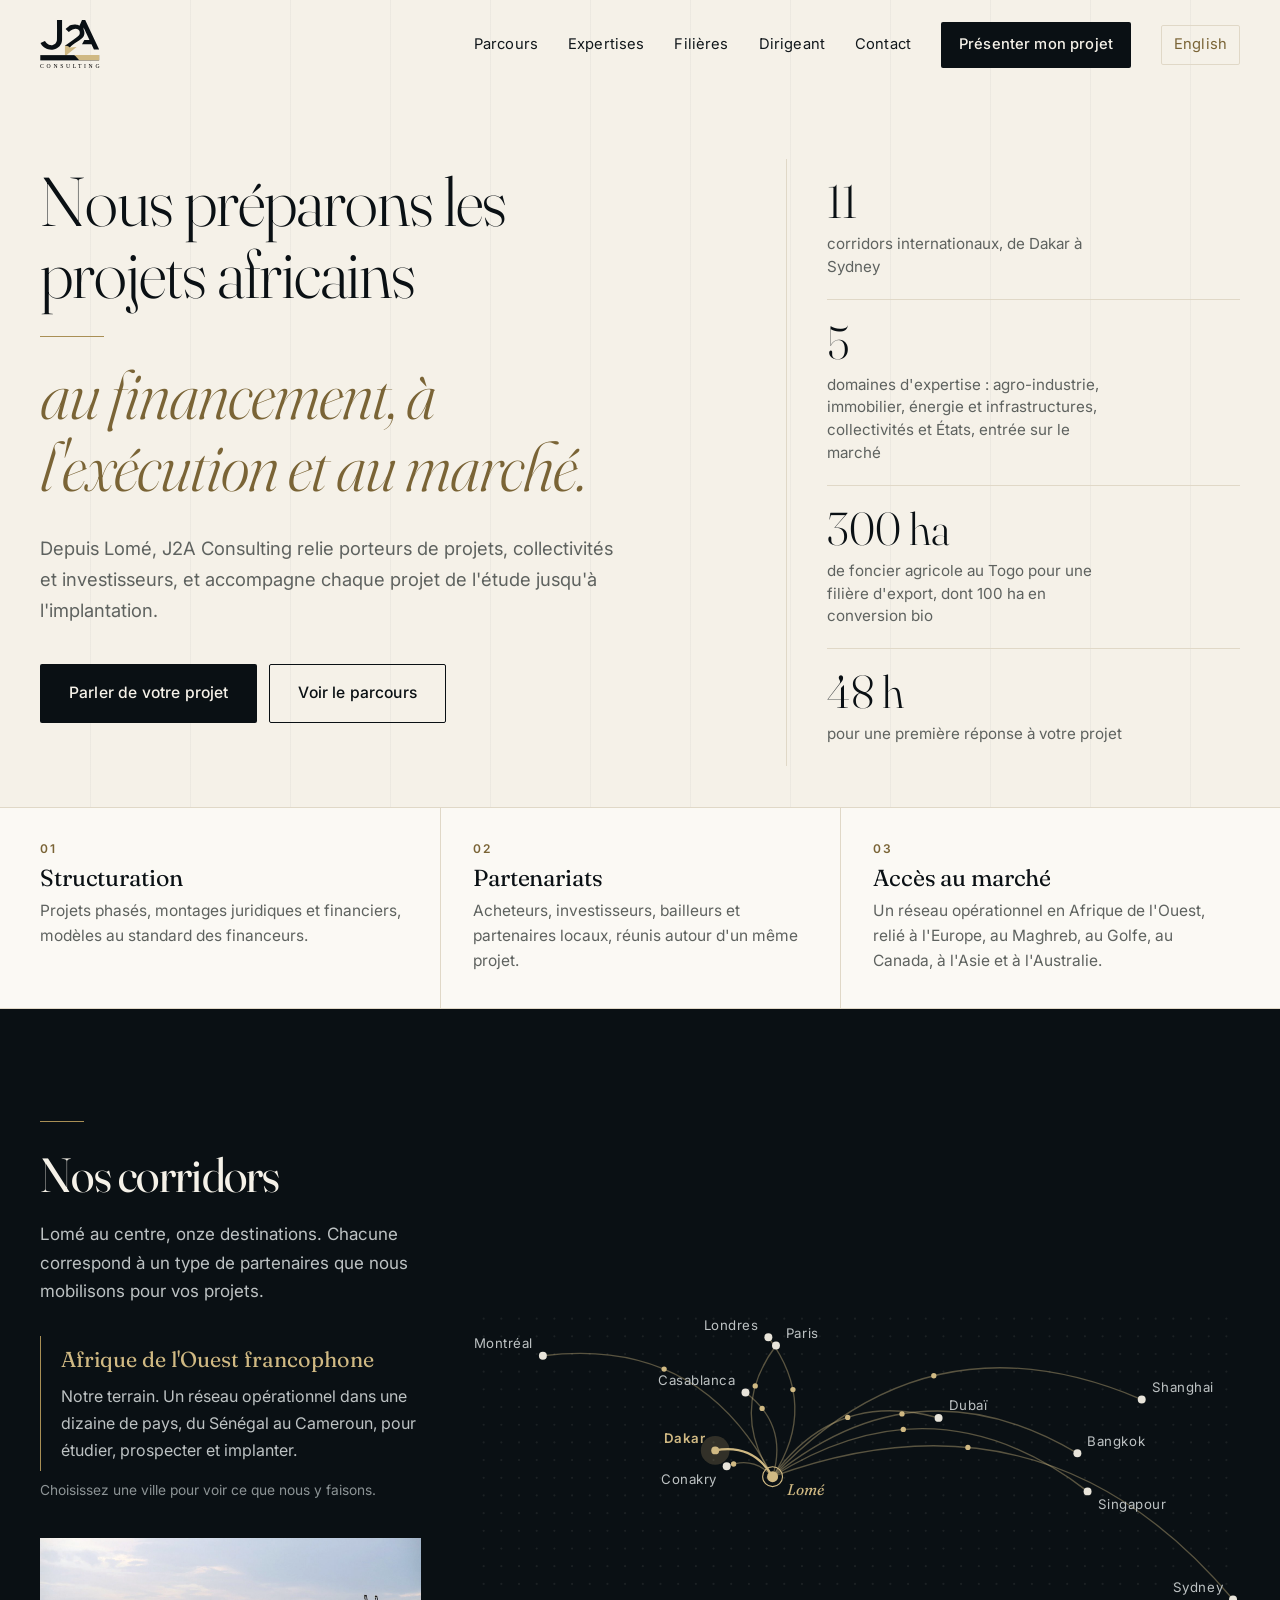
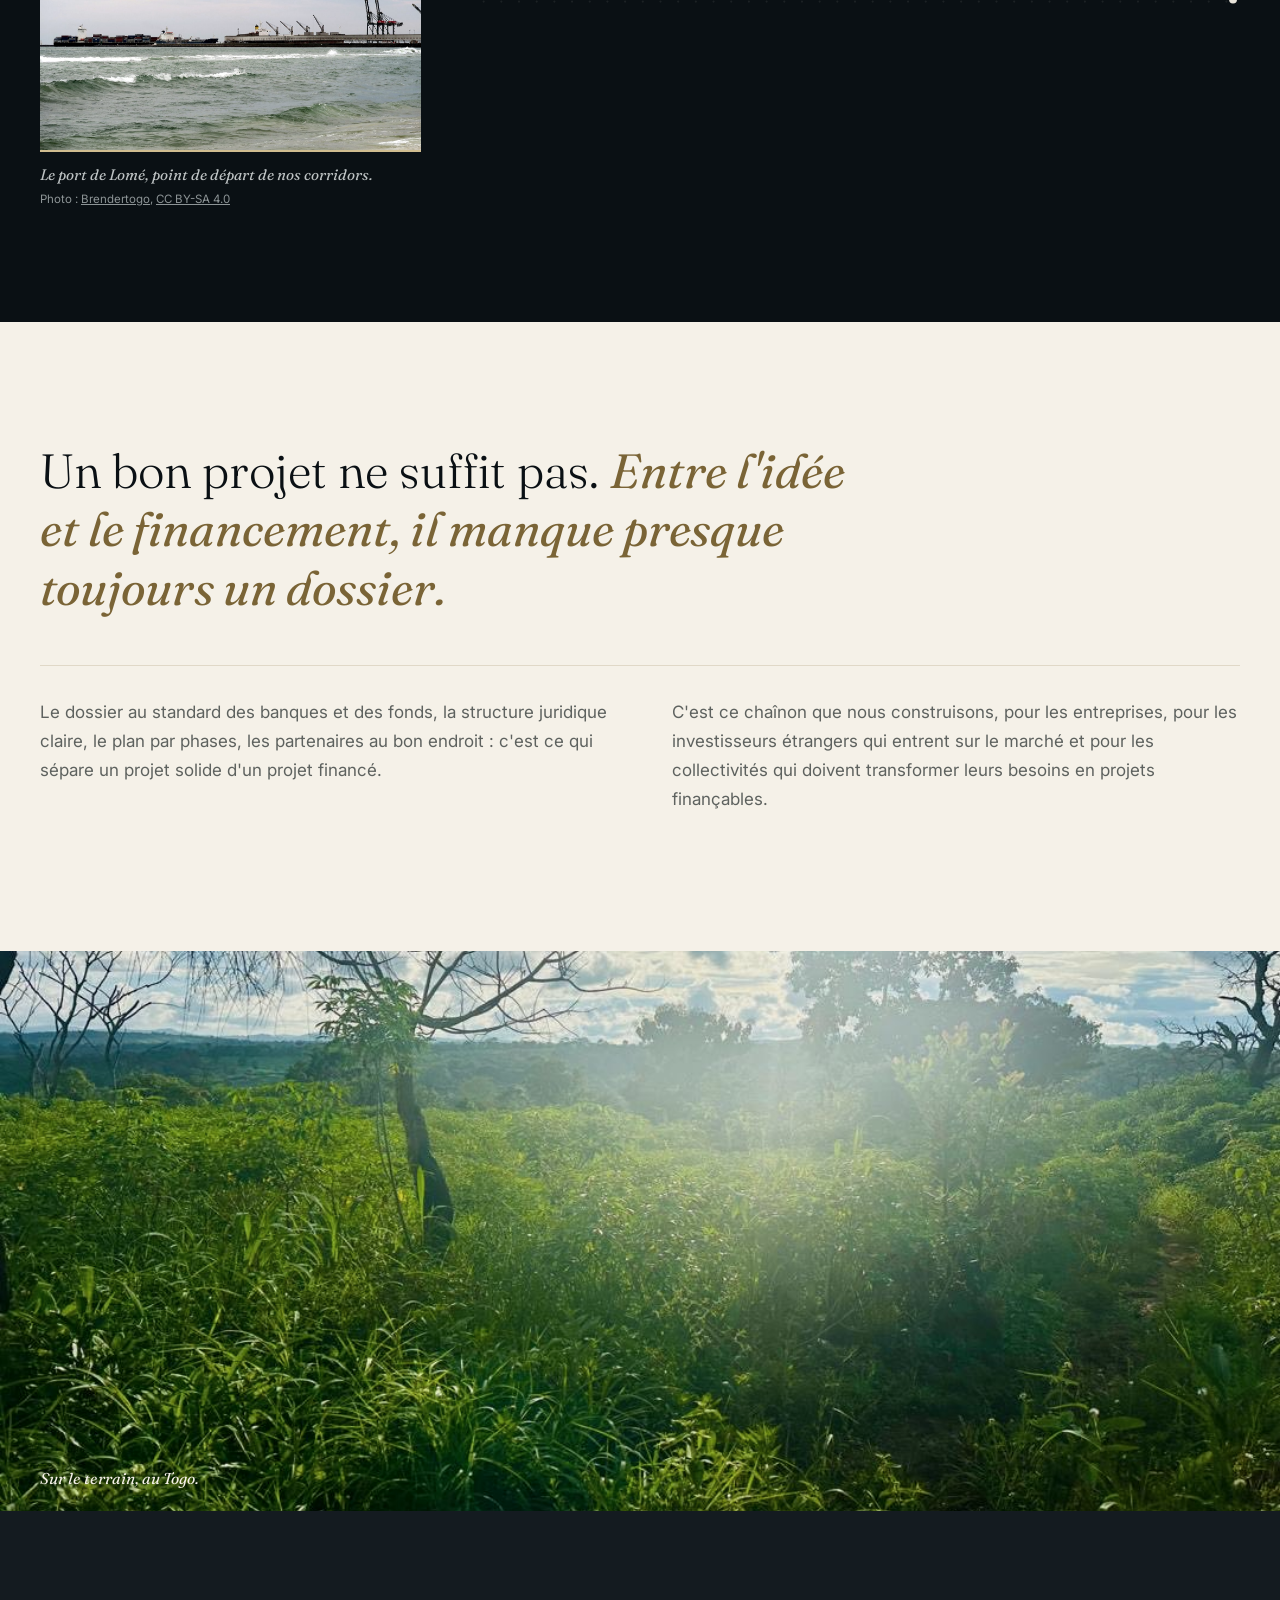
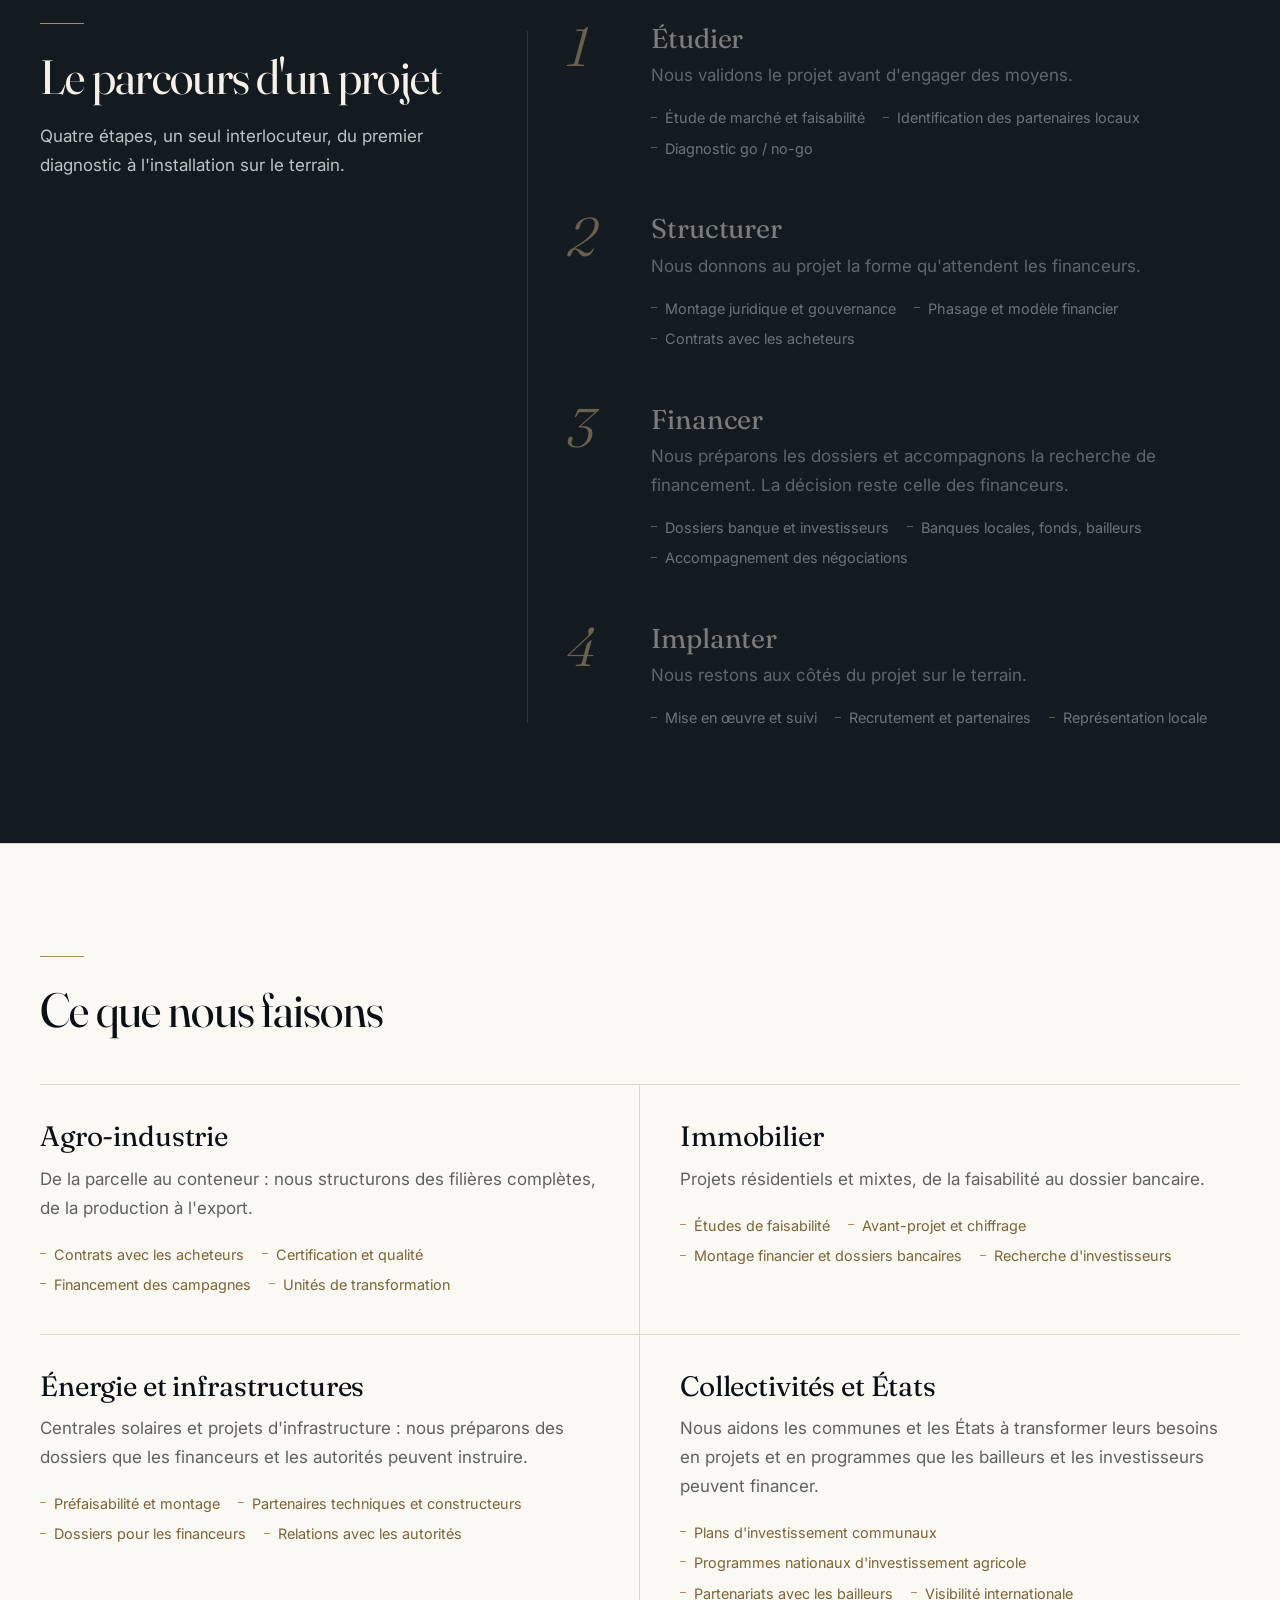
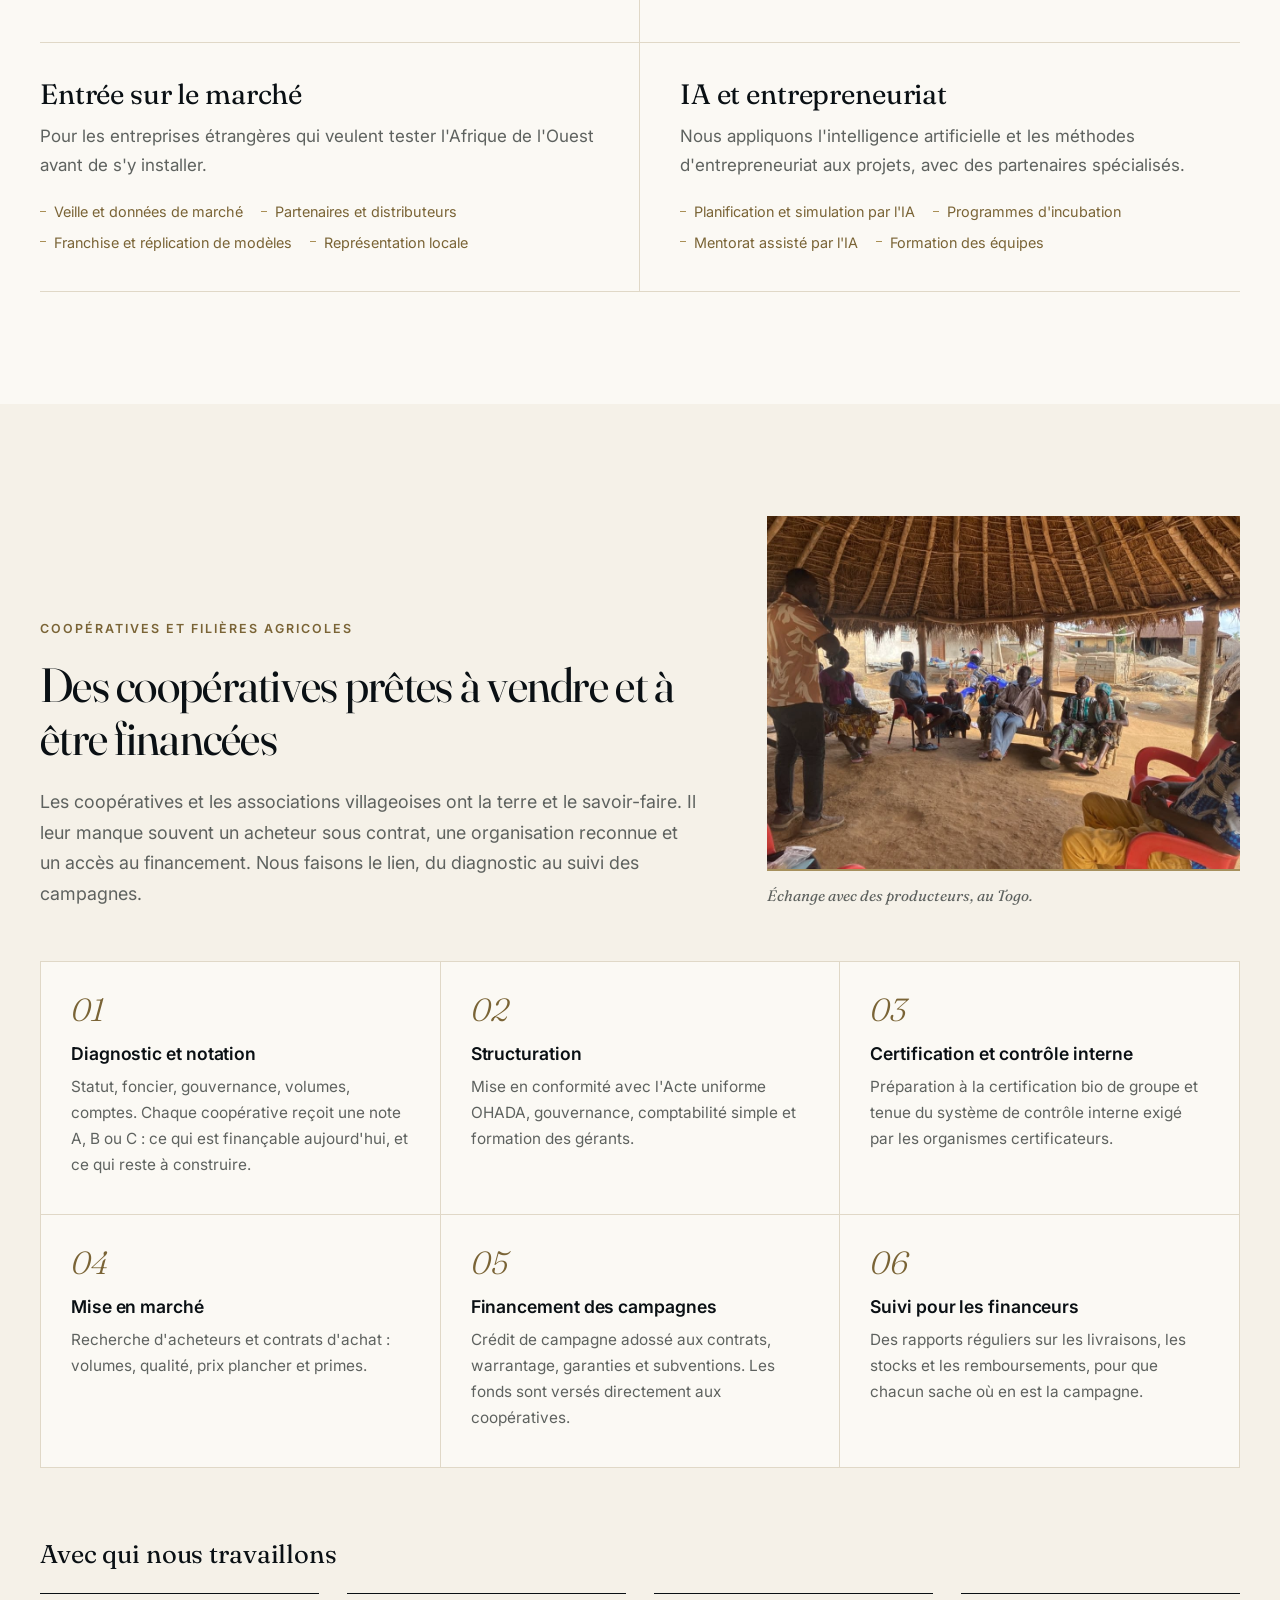
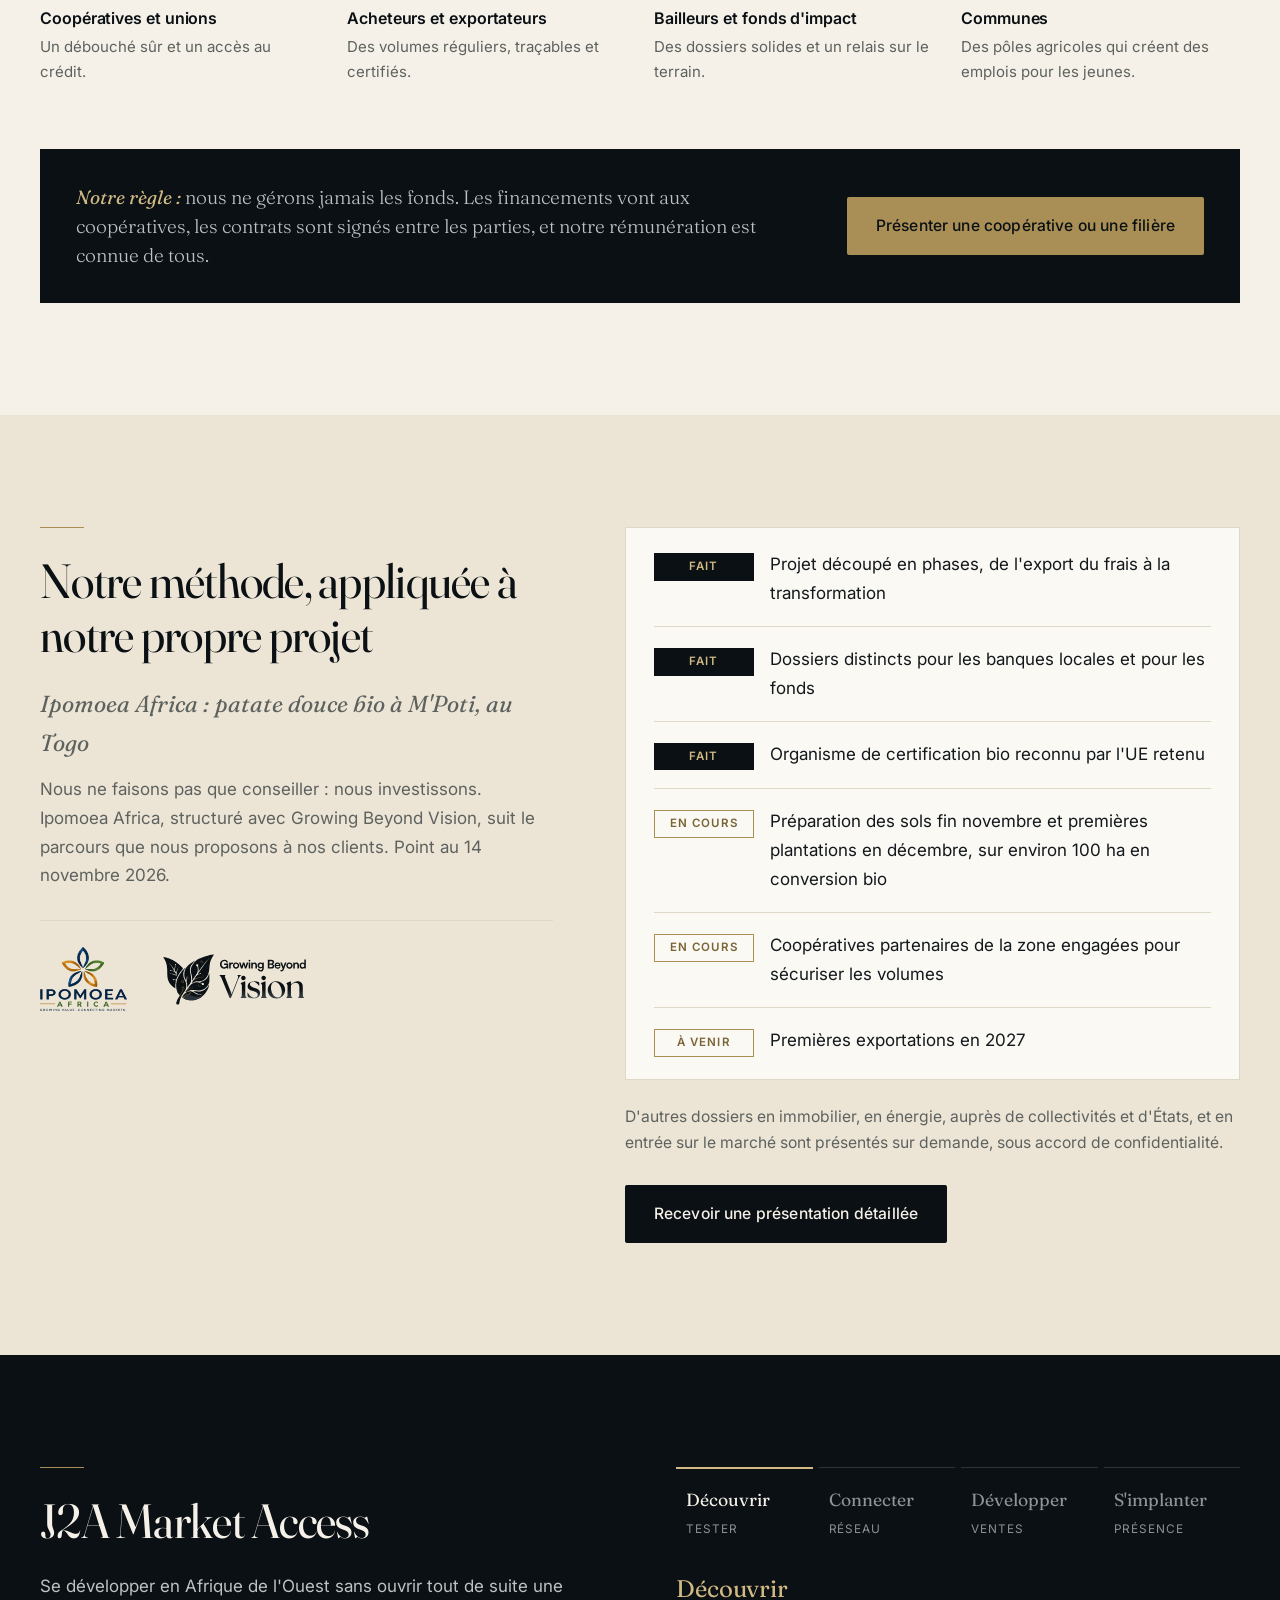
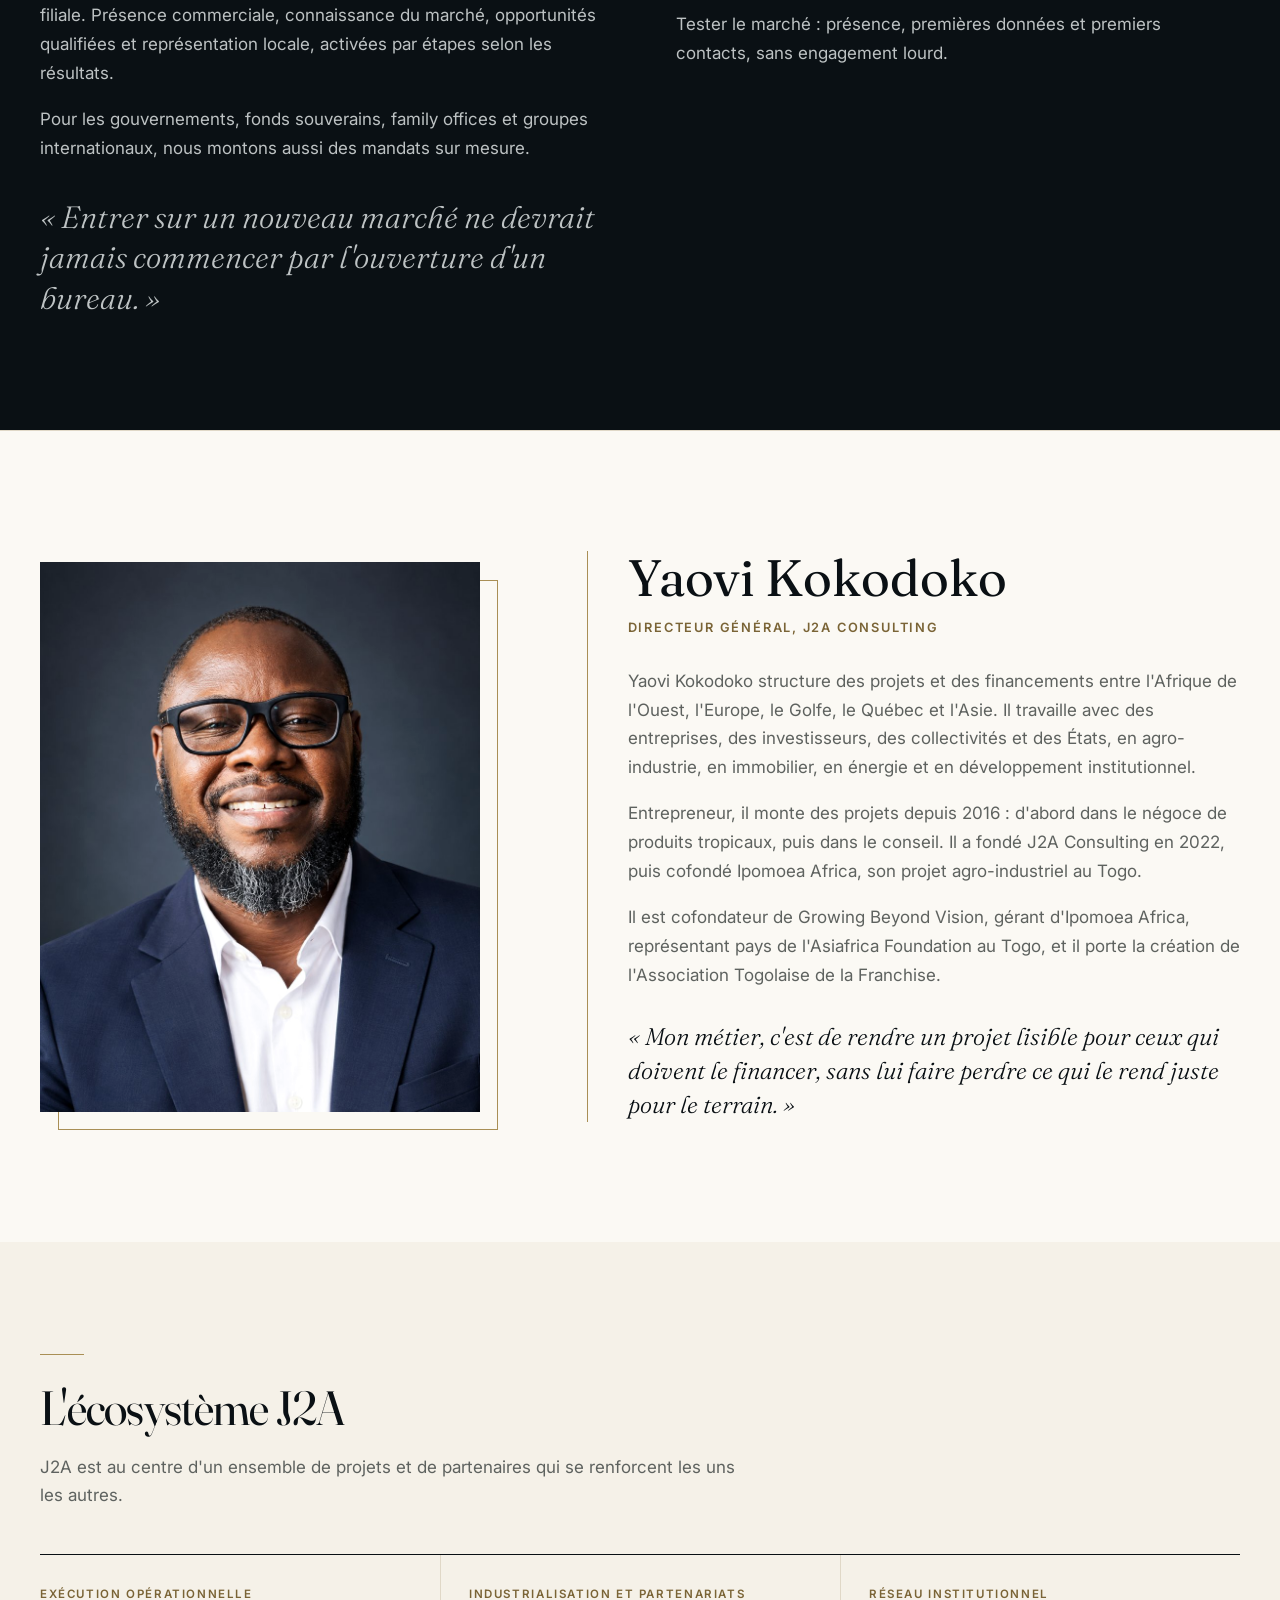
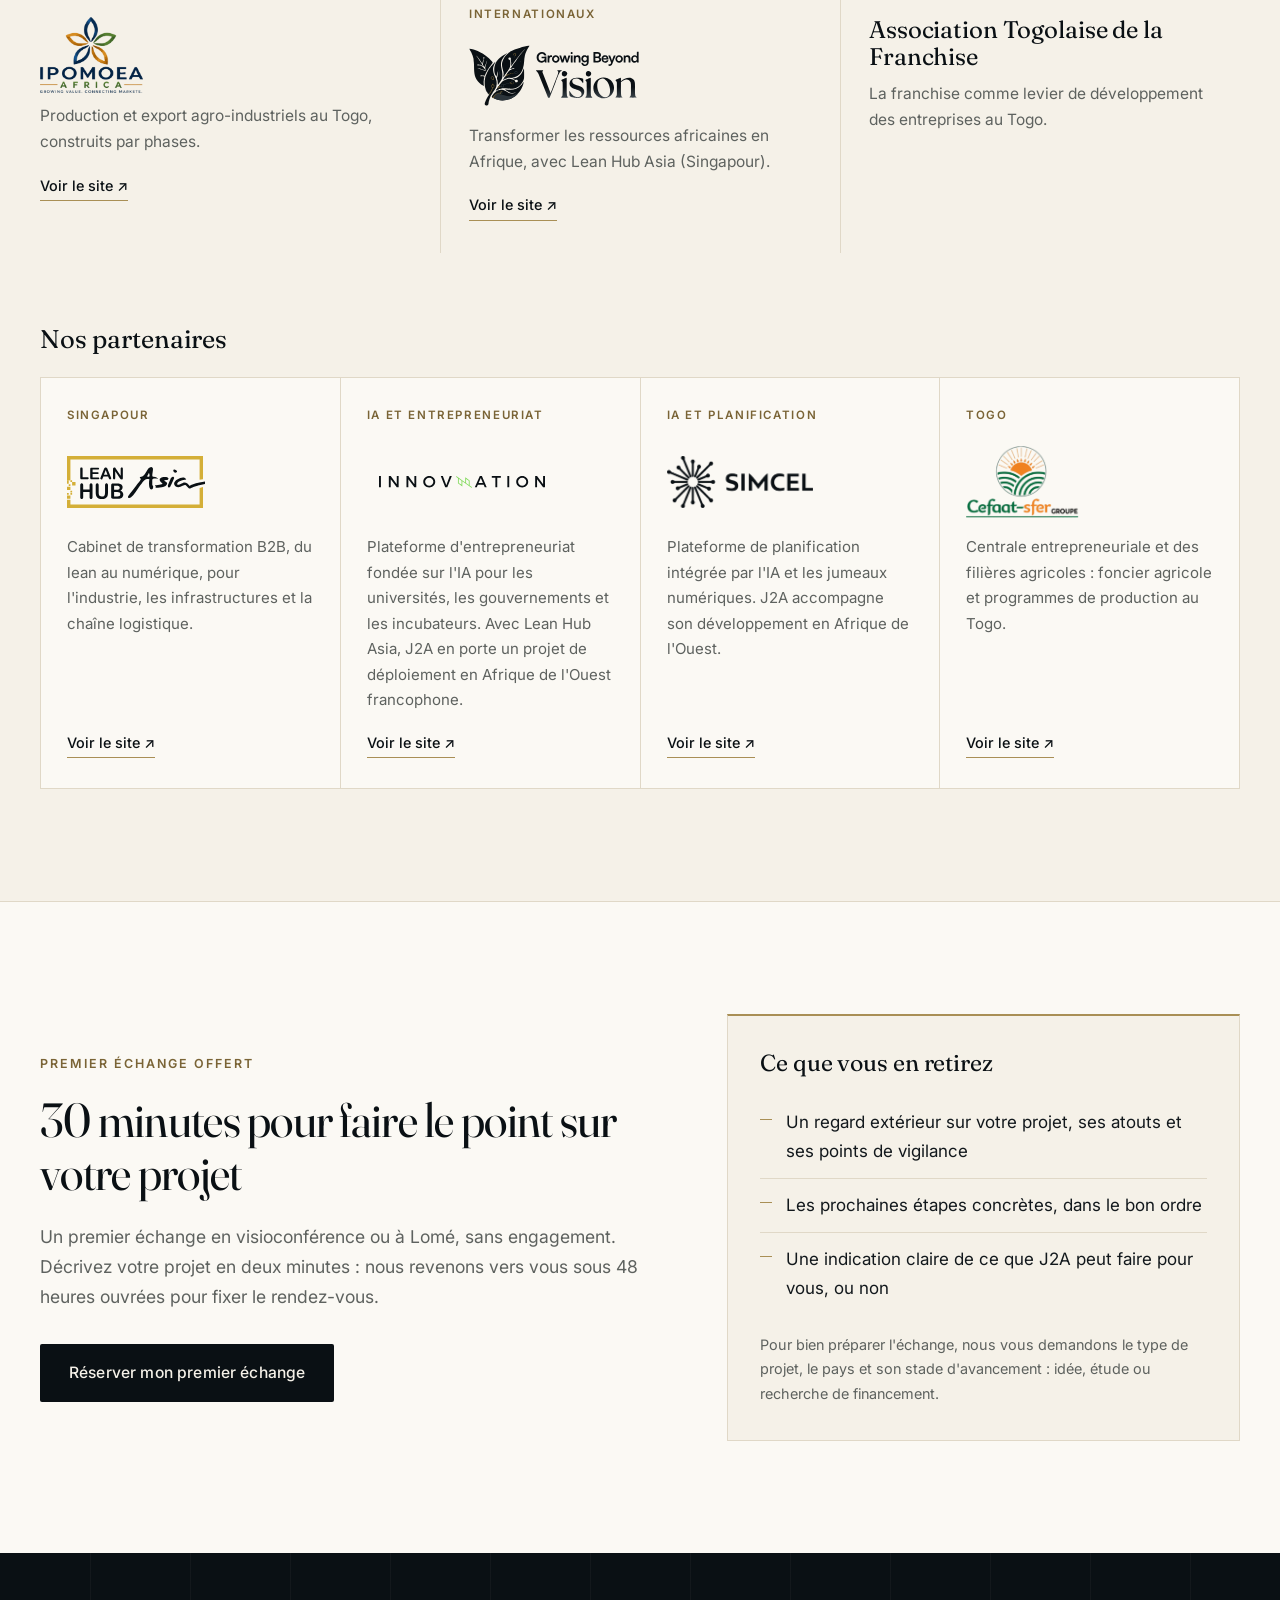
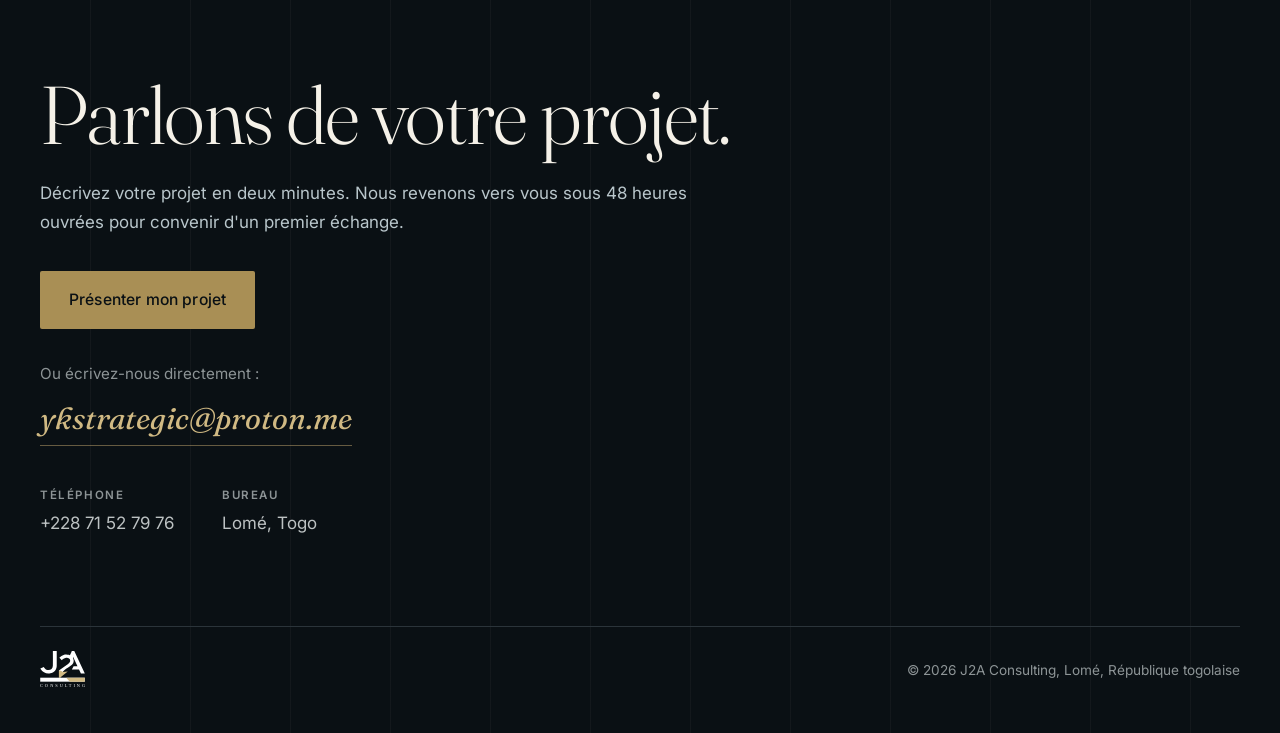
<file: index.html>
<!doctype html>
<html lang="fr">
<head>
<meta charset="utf-8">
<meta name="viewport" content="width=device-width, initial-scale=1">
<title>J2A Consulting | Structuration de projets, préparation au financement et accès au marché en Afrique de l'Ouest</title>
<meta name="description" content="J2A Consulting, cabinet basé à Lomé, structure les projets, prépare les dossiers de financement et facilite l'accès aux marchés en Afrique de l'Ouest, en lien avec l'Europe, le Golfe, le Québec et l'Asie.">
<link rel="canonical" href="https://j2a4510.github.io/j2a-consulting/">
<meta property="og:type" content="website">
<meta property="og:url" content="https://j2a4510.github.io/j2a-consulting/">
<meta property="og:locale" content="fr_FR">
<meta property="og:site_name" content="J2A Consulting">
<meta name="twitter:card" content="summary_large_image">
<meta property="og:title" content="J2A Consulting | Structuration de projets, préparation au financement et accès au marché en Afrique de l'Ouest">
<meta property="og:description" content="J2A Consulting, cabinet basé à Lomé, structure les projets, prépare les dossiers de financement et facilite l'accès aux marchés en Afrique de l'Ouest, en lien avec l'Europe, le Golfe, le Québec et l'Asie.">
<meta property="og:image" content="https://j2a4510.github.io/j2a-consulting/assets/share.jpg">
<link rel="alternate" hreflang="fr" href="https://j2a4510.github.io/j2a-consulting/">
<link rel="alternate" hreflang="en" href="https://j2a4510.github.io/j2a-consulting/en/">
<link rel="alternate" hreflang="x-default" href="https://j2a4510.github.io/j2a-consulting/">
<link rel="icon" href="assets/logo.svg" type="image/svg+xml">
<link rel="preconnect" href="https://fonts.googleapis.com">
<link rel="preconnect" href="https://fonts.gstatic.com" crossorigin>
<link href="https://fonts.googleapis.com/css2?family=Fraunces:ital,opsz,wght@0,9..144,300;0,9..144,400;0,9..144,500;0,9..144,600;1,9..144,300;1,9..144,400&family=Inter:wght@400;500;600&display=swap" rel="stylesheet">
<link rel="stylesheet" href="assets/style.css?v=e4cfed9b">
<script type="application/ld+json">{"@context": "https://schema.org", "@type": "ProfessionalService", "name": "J2A Consulting", "url": "https://j2a4510.github.io/j2a-consulting/", "logo": "https://j2a4510.github.io/j2a-consulting/assets/logo.svg", "image": "https://j2a4510.github.io/j2a-consulting/assets/share.jpg", "telephone": "+228 71 52 79 76", "address": {"@type": "PostalAddress", "addressLocality": "Lomé", "addressCountry": "TG"}, "areaServed": ["TG", "BJ", "BF", "CI", "SN", "NE", "ML"], "founder": {"@type": "Person", "name": "Yaovi Kokodoko"}, "sameAs": ["https://www.linkedin.com/company/jaa-consult-ing/"]}</script>
</head>
<body>
<a class="skip-link" href="#main">Aller au contenu</a>
<header class="site-head">
  <div class="wrap">
    <a class="brand" href="./"><img src="assets/logo.svg" alt="J2A Consulting"></a>
    <button class="menu-btn" aria-expanded="false" aria-controls="mainnav"><span class="sr">Menu</span><i></i><i></i></button>
    <nav class="nav" id="mainnav" aria-label="Navigation"><a href="#parcours">Parcours</a><a href="#expertises">Expertises</a><a href="#filieres">Filières</a><a href="#dirigeant">Dirigeant</a><a href="#contact">Contact</a><a class="nav-cta" href="https://tally.so/r/rDD17N" data-tally-open="rDD17N" data-tally-layout="modal" data-tally-width="640" data-tally-emoji-animation="none">Présenter mon projet</a><a class="lang" href="en/" lang="en">English</a></nav>
  </div>
</header>

<main id="main">
<section class="hero">
  <div class="wrap hero-grid">
    <div>
      <h1 class="reveal">Nous préparons les projets africains <span class="g">au financement, à l'exécution et au marché.</span></h1>
      <p class="lede reveal d2">Depuis Lomé, J2A Consulting relie porteurs de projets, collectivités et investisseurs, et accompagne chaque projet de l'étude jusqu'à l'implantation.</p>
      <div class="cta-row reveal d3">
        <a class="btn btn-gold" href="https://tally.so/r/rDD17N" data-tally-open="rDD17N" data-tally-layout="modal" data-tally-width="640" data-tally-emoji-animation="none">Parler de votre projet</a>
        <a class="btn btn-ghost" href="#parcours">Voir le parcours</a>
      </div>
    </div>
    <aside class="hero-figs reveal d4" aria-label="J2A en chiffres"><dl><div><dt>11</dt><dd>corridors internationaux, de Dakar à Sydney</dd></div><div><dt>5</dt><dd>domaines d'expertise : agro-industrie, immobilier, énergie et infrastructures, collectivités et États, entrée sur le marché</dd></div><div><dt>300 ha</dt><dd>de foncier agricole au Togo pour une filière d'export, dont 100 ha en conversion bio</dd></div><div><dt>48 h</dt><dd>pour une première réponse à votre projet</dd></div></dl></aside>
  </div>
</section>

<section class="proof" aria-labelledby="proof-title">
  <h2 class="sr" id="proof-title">Ce que fait J2A Consulting</h2>
  <div class="wrap proof-grid"><div class="proof-item"><h3>Structuration</h3><p>Projets phasés, montages juridiques et financiers, modèles au standard des financeurs.</p></div><div class="proof-item"><h3>Partenariats</h3><p>Acheteurs, investisseurs, bailleurs et partenaires locaux, réunis autour d'un même projet.</p></div><div class="proof-item"><h3>Accès au marché</h3><p>Un réseau opérationnel en Afrique de l'Ouest, relié à l'Europe, au Maghreb, au Golfe, au Canada, à l'Asie et à l'Australie.</p></div></div>
</section>

<section class="corridors">
  <div class="wrap corridors-grid">
    <div>
      <h2>Nos corridors</h2>
      <p class="corr-intro">Lomé au centre, onze destinations. Chacune correspond à un type de partenaires que nous mobilisons pour vos projets.</p>
      <div class="corridor-card" aria-live="polite"></div>
      <div class="corridor-hint">Choisissez une ville pour voir ce que nous y faisons.</div>
      <figure class="port-photo"><img src="assets/port-lome.jpg" alt="Porte-conteneurs et grues au port de Lomé, vus depuis la plage" width="1400" height="788" loading="lazy"><figcaption>Le port de Lomé, point de départ de nos corridors. <span class="credit">Photo : <a href="https://commons.wikimedia.org/wiki/File:Container_ships_at_Lome_port.jpg" target="_blank" rel="noopener">Brendertogo</a>, <a href="https://creativecommons.org/licenses/by-sa/4.0/" target="_blank" rel="noopener">CC BY-SA 4.0</a></span></figcaption></figure>
    </div>
    <div class="corridor"><svg viewBox="236 84 690 278" role="group" aria-label="Les corridors de J2A Consulting au départ de Lomé">
<circle class="grid-dot" cx="242" cy="90" r="1"/>
<circle class="grid-dot" cx="242" cy="106" r="1"/>
<circle class="grid-dot" cx="242" cy="122" r="1"/>
<circle class="grid-dot" cx="242" cy="138" r="1"/>
<circle class="grid-dot" cx="242" cy="154" r="1"/>
<circle class="grid-dot" cx="242" cy="170" r="1"/>
<circle class="grid-dot" cx="242" cy="186" r="1"/>
<circle class="grid-dot" cx="242" cy="202" r="1"/>
<circle class="grid-dot" cx="242" cy="218" r="1"/>
<circle class="grid-dot" cx="242" cy="234" r="1"/>
<circle class="grid-dot" cx="242" cy="250" r="1"/>
<circle class="grid-dot" cx="242" cy="266" r="1"/>
<circle class="grid-dot" cx="242" cy="282" r="1"/>
<circle class="grid-dot" cx="242" cy="298" r="1"/>
<circle class="grid-dot" cx="242" cy="314" r="1"/>
<circle class="grid-dot" cx="242" cy="330" r="1"/>
<circle class="grid-dot" cx="242" cy="346" r="1"/>
<circle class="grid-dot" cx="258" cy="90" r="1"/>
<circle class="grid-dot" cx="258" cy="106" r="1"/>
<circle class="grid-dot" cx="258" cy="122" r="1"/>
<circle class="grid-dot" cx="258" cy="138" r="1"/>
<circle class="grid-dot" cx="258" cy="154" r="1"/>
<circle class="grid-dot" cx="258" cy="170" r="1"/>
<circle class="grid-dot" cx="258" cy="186" r="1"/>
<circle class="grid-dot" cx="258" cy="202" r="1"/>
<circle class="grid-dot" cx="258" cy="218" r="1"/>
<circle class="grid-dot" cx="258" cy="234" r="1"/>
<circle class="grid-dot" cx="258" cy="250" r="1"/>
<circle class="grid-dot" cx="258" cy="266" r="1"/>
<circle class="grid-dot" cx="258" cy="282" r="1"/>
<circle class="grid-dot" cx="258" cy="298" r="1"/>
<circle class="grid-dot" cx="258" cy="314" r="1"/>
<circle class="grid-dot" cx="258" cy="330" r="1"/>
<circle class="grid-dot" cx="258" cy="346" r="1"/>
<circle class="grid-dot" cx="274" cy="90" r="1"/>
<circle class="grid-dot" cx="274" cy="106" r="1"/>
<circle class="grid-dot" cx="274" cy="122" r="1"/>
<circle class="grid-dot" cx="274" cy="138" r="1"/>
<circle class="grid-dot" cx="274" cy="154" r="1"/>
<circle class="grid-dot" cx="274" cy="170" r="1"/>
<circle class="grid-dot" cx="274" cy="186" r="1"/>
<circle class="grid-dot" cx="274" cy="202" r="1"/>
<circle class="grid-dot" cx="274" cy="218" r="1"/>
<circle class="grid-dot" cx="274" cy="234" r="1"/>
<circle class="grid-dot" cx="274" cy="250" r="1"/>
<circle class="grid-dot" cx="274" cy="266" r="1"/>
<circle class="grid-dot" cx="274" cy="282" r="1"/>
<circle class="grid-dot" cx="274" cy="298" r="1"/>
<circle class="grid-dot" cx="274" cy="314" r="1"/>
<circle class="grid-dot" cx="274" cy="330" r="1"/>
<circle class="grid-dot" cx="274" cy="346" r="1"/>
<circle class="grid-dot" cx="290" cy="90" r="1"/>
<circle class="grid-dot" cx="290" cy="106" r="1"/>
<circle class="grid-dot" cx="290" cy="122" r="1"/>
<circle class="grid-dot" cx="290" cy="138" r="1"/>
<circle class="grid-dot" cx="290" cy="154" r="1"/>
<circle class="grid-dot" cx="290" cy="170" r="1"/>
<circle class="grid-dot" cx="290" cy="186" r="1"/>
<circle class="grid-dot" cx="290" cy="202" r="1"/>
<circle class="grid-dot" cx="290" cy="218" r="1"/>
<circle class="grid-dot" cx="290" cy="234" r="1"/>
<circle class="grid-dot" cx="290" cy="250" r="1"/>
<circle class="grid-dot" cx="290" cy="266" r="1"/>
<circle class="grid-dot" cx="290" cy="282" r="1"/>
<circle class="grid-dot" cx="290" cy="298" r="1"/>
<circle class="grid-dot" cx="290" cy="314" r="1"/>
<circle class="grid-dot" cx="290" cy="330" r="1"/>
<circle class="grid-dot" cx="290" cy="346" r="1"/>
<circle class="grid-dot" cx="306" cy="90" r="1"/>
<circle class="grid-dot" cx="306" cy="106" r="1"/>
<circle class="grid-dot" cx="306" cy="122" r="1"/>
<circle class="grid-dot" cx="306" cy="138" r="1"/>
<circle class="grid-dot" cx="306" cy="154" r="1"/>
<circle class="grid-dot" cx="306" cy="170" r="1"/>
<circle class="grid-dot" cx="306" cy="186" r="1"/>
<circle class="grid-dot" cx="306" cy="202" r="1"/>
<circle class="grid-dot" cx="306" cy="218" r="1"/>
<circle class="grid-dot" cx="306" cy="234" r="1"/>
<circle class="grid-dot" cx="306" cy="250" r="1"/>
<circle class="grid-dot" cx="306" cy="266" r="1"/>
<circle class="grid-dot" cx="306" cy="282" r="1"/>
<circle class="grid-dot" cx="306" cy="298" r="1"/>
<circle class="grid-dot" cx="306" cy="314" r="1"/>
<circle class="grid-dot" cx="306" cy="330" r="1"/>
<circle class="grid-dot" cx="306" cy="346" r="1"/>
<circle class="grid-dot" cx="322" cy="90" r="1"/>
<circle class="grid-dot" cx="322" cy="106" r="1"/>
<circle class="grid-dot" cx="322" cy="122" r="1"/>
<circle class="grid-dot" cx="322" cy="138" r="1"/>
<circle class="grid-dot" cx="322" cy="154" r="1"/>
<circle class="grid-dot" cx="322" cy="170" r="1"/>
<circle class="grid-dot" cx="322" cy="186" r="1"/>
<circle class="grid-dot" cx="322" cy="202" r="1"/>
<circle class="grid-dot" cx="322" cy="218" r="1"/>
<circle class="grid-dot" cx="322" cy="234" r="1"/>
<circle class="grid-dot" cx="322" cy="250" r="1"/>
<circle class="grid-dot" cx="322" cy="266" r="1"/>
<circle class="grid-dot" cx="322" cy="282" r="1"/>
<circle class="grid-dot" cx="322" cy="298" r="1"/>
<circle class="grid-dot" cx="322" cy="314" r="1"/>
<circle class="grid-dot" cx="322" cy="330" r="1"/>
<circle class="grid-dot" cx="322" cy="346" r="1"/>
<circle class="grid-dot" cx="338" cy="90" r="1"/>
<circle class="grid-dot" cx="338" cy="106" r="1"/>
<circle class="grid-dot" cx="338" cy="122" r="1"/>
<circle class="grid-dot" cx="338" cy="138" r="1"/>
<circle class="grid-dot" cx="338" cy="154" r="1"/>
<circle class="grid-dot" cx="338" cy="170" r="1"/>
<circle class="grid-dot" cx="338" cy="186" r="1"/>
<circle class="grid-dot" cx="338" cy="202" r="1"/>
<circle class="grid-dot" cx="338" cy="218" r="1"/>
<circle class="grid-dot" cx="338" cy="234" r="1"/>
<circle class="grid-dot" cx="338" cy="250" r="1"/>
<circle class="grid-dot" cx="338" cy="266" r="1"/>
<circle class="grid-dot" cx="338" cy="282" r="1"/>
<circle class="grid-dot" cx="338" cy="298" r="1"/>
<circle class="grid-dot" cx="338" cy="314" r="1"/>
<circle class="grid-dot" cx="338" cy="330" r="1"/>
<circle class="grid-dot" cx="338" cy="346" r="1"/>
<circle class="grid-dot" cx="354" cy="90" r="1"/>
<circle class="grid-dot" cx="354" cy="106" r="1"/>
<circle class="grid-dot" cx="354" cy="122" r="1"/>
<circle class="grid-dot" cx="354" cy="138" r="1"/>
<circle class="grid-dot" cx="354" cy="154" r="1"/>
<circle class="grid-dot" cx="354" cy="170" r="1"/>
<circle class="grid-dot" cx="354" cy="186" r="1"/>
<circle class="grid-dot" cx="354" cy="202" r="1"/>
<circle class="grid-dot" cx="354" cy="218" r="1"/>
<circle class="grid-dot" cx="354" cy="234" r="1"/>
<circle class="grid-dot" cx="354" cy="250" r="1"/>
<circle class="grid-dot" cx="354" cy="266" r="1"/>
<circle class="grid-dot" cx="354" cy="282" r="1"/>
<circle class="grid-dot" cx="354" cy="298" r="1"/>
<circle class="grid-dot" cx="354" cy="314" r="1"/>
<circle class="grid-dot" cx="354" cy="330" r="1"/>
<circle class="grid-dot" cx="354" cy="346" r="1"/>
<circle class="grid-dot" cx="370" cy="90" r="1"/>
<circle class="grid-dot" cx="370" cy="106" r="1"/>
<circle class="grid-dot" cx="370" cy="122" r="1"/>
<circle class="grid-dot" cx="370" cy="138" r="1"/>
<circle class="grid-dot" cx="370" cy="154" r="1"/>
<circle class="grid-dot" cx="370" cy="170" r="1"/>
<circle class="grid-dot" cx="370" cy="186" r="1"/>
<circle class="grid-dot" cx="370" cy="202" r="1"/>
<circle class="grid-dot" cx="370" cy="218" r="1"/>
<circle class="grid-dot" cx="370" cy="234" r="1"/>
<circle class="grid-dot" cx="370" cy="250" r="1"/>
<circle class="grid-dot" cx="370" cy="266" r="1"/>
<circle class="grid-dot" cx="370" cy="282" r="1"/>
<circle class="grid-dot" cx="370" cy="298" r="1"/>
<circle class="grid-dot" cx="370" cy="314" r="1"/>
<circle class="grid-dot" cx="370" cy="330" r="1"/>
<circle class="grid-dot" cx="370" cy="346" r="1"/>
<circle class="grid-dot" cx="386" cy="90" r="1"/>
<circle class="grid-dot" cx="386" cy="106" r="1"/>
<circle class="grid-dot" cx="386" cy="122" r="1"/>
<circle class="grid-dot" cx="386" cy="138" r="1"/>
<circle class="grid-dot" cx="386" cy="154" r="1"/>
<circle class="grid-dot" cx="386" cy="170" r="1"/>
<circle class="grid-dot" cx="386" cy="186" r="1"/>
<circle class="grid-dot" cx="386" cy="202" r="1"/>
<circle class="grid-dot" cx="386" cy="218" r="1"/>
<circle class="grid-dot" cx="386" cy="234" r="1"/>
<circle class="grid-dot" cx="386" cy="250" r="1"/>
<circle class="grid-dot" cx="386" cy="266" r="1"/>
<circle class="grid-dot" cx="386" cy="282" r="1"/>
<circle class="grid-dot" cx="386" cy="298" r="1"/>
<circle class="grid-dot" cx="386" cy="314" r="1"/>
<circle class="grid-dot" cx="386" cy="330" r="1"/>
<circle class="grid-dot" cx="386" cy="346" r="1"/>
<circle class="grid-dot" cx="402" cy="90" r="1"/>
<circle class="grid-dot" cx="402" cy="106" r="1"/>
<circle class="grid-dot" cx="402" cy="122" r="1"/>
<circle class="grid-dot" cx="402" cy="138" r="1"/>
<circle class="grid-dot" cx="402" cy="154" r="1"/>
<circle class="grid-dot" cx="402" cy="170" r="1"/>
<circle class="grid-dot" cx="402" cy="186" r="1"/>
<circle class="grid-dot" cx="402" cy="202" r="1"/>
<circle class="grid-dot" cx="402" cy="218" r="1"/>
<circle class="grid-dot" cx="402" cy="234" r="1"/>
<circle class="grid-dot" cx="402" cy="250" r="1"/>
<circle class="grid-dot" cx="402" cy="266" r="1"/>
<circle class="grid-dot" cx="402" cy="282" r="1"/>
<circle class="grid-dot" cx="402" cy="298" r="1"/>
<circle class="grid-dot" cx="402" cy="314" r="1"/>
<circle class="grid-dot" cx="402" cy="330" r="1"/>
<circle class="grid-dot" cx="402" cy="346" r="1"/>
<circle class="grid-dot" cx="418" cy="90" r="1"/>
<circle class="grid-dot" cx="418" cy="106" r="1"/>
<circle class="grid-dot" cx="418" cy="122" r="1"/>
<circle class="grid-dot" cx="418" cy="138" r="1"/>
<circle class="grid-dot" cx="418" cy="154" r="1"/>
<circle class="grid-dot" cx="418" cy="170" r="1"/>
<circle class="grid-dot" cx="418" cy="186" r="1"/>
<circle class="grid-dot" cx="418" cy="202" r="1"/>
<circle class="grid-dot" cx="418" cy="218" r="1"/>
<circle class="grid-dot" cx="418" cy="234" r="1"/>
<circle class="grid-dot" cx="418" cy="250" r="1"/>
<circle class="grid-dot" cx="418" cy="266" r="1"/>
<circle class="grid-dot" cx="418" cy="282" r="1"/>
<circle class="grid-dot" cx="418" cy="298" r="1"/>
<circle class="grid-dot" cx="418" cy="314" r="1"/>
<circle class="grid-dot" cx="418" cy="330" r="1"/>
<circle class="grid-dot" cx="418" cy="346" r="1"/>
<circle class="grid-dot" cx="434" cy="90" r="1"/>
<circle class="grid-dot" cx="434" cy="106" r="1"/>
<circle class="grid-dot" cx="434" cy="122" r="1"/>
<circle class="grid-dot" cx="434" cy="138" r="1"/>
<circle class="grid-dot" cx="434" cy="154" r="1"/>
<circle class="grid-dot" cx="434" cy="170" r="1"/>
<circle class="grid-dot" cx="434" cy="186" r="1"/>
<circle class="grid-dot" cx="434" cy="202" r="1"/>
<circle class="grid-dot" cx="434" cy="218" r="1"/>
<circle class="grid-dot" cx="434" cy="234" r="1"/>
<circle class="grid-dot" cx="434" cy="250" r="1"/>
<circle class="grid-dot" cx="434" cy="266" r="1"/>
<circle class="grid-dot" cx="434" cy="282" r="1"/>
<circle class="grid-dot" cx="434" cy="298" r="1"/>
<circle class="grid-dot" cx="434" cy="314" r="1"/>
<circle class="grid-dot" cx="434" cy="330" r="1"/>
<circle class="grid-dot" cx="434" cy="346" r="1"/>
<circle class="grid-dot" cx="450" cy="90" r="1"/>
<circle class="grid-dot" cx="450" cy="106" r="1"/>
<circle class="grid-dot" cx="450" cy="122" r="1"/>
<circle class="grid-dot" cx="450" cy="138" r="1"/>
<circle class="grid-dot" cx="450" cy="154" r="1"/>
<circle class="grid-dot" cx="450" cy="170" r="1"/>
<circle class="grid-dot" cx="450" cy="186" r="1"/>
<circle class="grid-dot" cx="450" cy="202" r="1"/>
<circle class="grid-dot" cx="450" cy="218" r="1"/>
<circle class="grid-dot" cx="450" cy="234" r="1"/>
<circle class="grid-dot" cx="450" cy="250" r="1"/>
<circle class="grid-dot" cx="450" cy="266" r="1"/>
<circle class="grid-dot" cx="450" cy="282" r="1"/>
<circle class="grid-dot" cx="450" cy="298" r="1"/>
<circle class="grid-dot" cx="450" cy="314" r="1"/>
<circle class="grid-dot" cx="450" cy="330" r="1"/>
<circle class="grid-dot" cx="450" cy="346" r="1"/>
<circle class="grid-dot" cx="466" cy="90" r="1"/>
<circle class="grid-dot" cx="466" cy="106" r="1"/>
<circle class="grid-dot" cx="466" cy="122" r="1"/>
<circle class="grid-dot" cx="466" cy="138" r="1"/>
<circle class="grid-dot" cx="466" cy="154" r="1"/>
<circle class="grid-dot" cx="466" cy="170" r="1"/>
<circle class="grid-dot" cx="466" cy="186" r="1"/>
<circle class="grid-dot" cx="466" cy="202" r="1"/>
<circle class="grid-dot" cx="466" cy="218" r="1"/>
<circle class="grid-dot" cx="466" cy="234" r="1"/>
<circle class="grid-dot" cx="466" cy="250" r="1"/>
<circle class="grid-dot" cx="466" cy="266" r="1"/>
<circle class="grid-dot" cx="466" cy="282" r="1"/>
<circle class="grid-dot" cx="466" cy="298" r="1"/>
<circle class="grid-dot" cx="466" cy="314" r="1"/>
<circle class="grid-dot" cx="466" cy="330" r="1"/>
<circle class="grid-dot" cx="466" cy="346" r="1"/>
<circle class="grid-dot" cx="482" cy="90" r="1"/>
<circle class="grid-dot" cx="482" cy="106" r="1"/>
<circle class="grid-dot" cx="482" cy="122" r="1"/>
<circle class="grid-dot" cx="482" cy="138" r="1"/>
<circle class="grid-dot" cx="482" cy="154" r="1"/>
<circle class="grid-dot" cx="482" cy="170" r="1"/>
<circle class="grid-dot" cx="482" cy="186" r="1"/>
<circle class="grid-dot" cx="482" cy="202" r="1"/>
<circle class="grid-dot" cx="482" cy="218" r="1"/>
<circle class="grid-dot" cx="482" cy="234" r="1"/>
<circle class="grid-dot" cx="482" cy="250" r="1"/>
<circle class="grid-dot" cx="482" cy="266" r="1"/>
<circle class="grid-dot" cx="482" cy="282" r="1"/>
<circle class="grid-dot" cx="482" cy="298" r="1"/>
<circle class="grid-dot" cx="482" cy="314" r="1"/>
<circle class="grid-dot" cx="482" cy="330" r="1"/>
<circle class="grid-dot" cx="482" cy="346" r="1"/>
<circle class="grid-dot" cx="498" cy="90" r="1"/>
<circle class="grid-dot" cx="498" cy="106" r="1"/>
<circle class="grid-dot" cx="498" cy="122" r="1"/>
<circle class="grid-dot" cx="498" cy="138" r="1"/>
<circle class="grid-dot" cx="498" cy="154" r="1"/>
<circle class="grid-dot" cx="498" cy="170" r="1"/>
<circle class="grid-dot" cx="498" cy="186" r="1"/>
<circle class="grid-dot" cx="498" cy="202" r="1"/>
<circle class="grid-dot" cx="498" cy="218" r="1"/>
<circle class="grid-dot" cx="498" cy="234" r="1"/>
<circle class="grid-dot" cx="498" cy="250" r="1"/>
<circle class="grid-dot" cx="498" cy="266" r="1"/>
<circle class="grid-dot" cx="498" cy="282" r="1"/>
<circle class="grid-dot" cx="498" cy="298" r="1"/>
<circle class="grid-dot" cx="498" cy="314" r="1"/>
<circle class="grid-dot" cx="498" cy="330" r="1"/>
<circle class="grid-dot" cx="498" cy="346" r="1"/>
<circle class="grid-dot" cx="514" cy="90" r="1"/>
<circle class="grid-dot" cx="514" cy="106" r="1"/>
<circle class="grid-dot" cx="514" cy="122" r="1"/>
<circle class="grid-dot" cx="514" cy="138" r="1"/>
<circle class="grid-dot" cx="514" cy="154" r="1"/>
<circle class="grid-dot" cx="514" cy="170" r="1"/>
<circle class="grid-dot" cx="514" cy="186" r="1"/>
<circle class="grid-dot" cx="514" cy="202" r="1"/>
<circle class="grid-dot" cx="514" cy="218" r="1"/>
<circle class="grid-dot" cx="514" cy="234" r="1"/>
<circle class="grid-dot" cx="514" cy="250" r="1"/>
<circle class="grid-dot" cx="514" cy="266" r="1"/>
<circle class="grid-dot" cx="514" cy="282" r="1"/>
<circle class="grid-dot" cx="514" cy="298" r="1"/>
<circle class="grid-dot" cx="514" cy="314" r="1"/>
<circle class="grid-dot" cx="514" cy="330" r="1"/>
<circle class="grid-dot" cx="514" cy="346" r="1"/>
<circle class="grid-dot" cx="530" cy="90" r="1"/>
<circle class="grid-dot" cx="530" cy="106" r="1"/>
<circle class="grid-dot" cx="530" cy="122" r="1"/>
<circle class="grid-dot" cx="530" cy="138" r="1"/>
<circle class="grid-dot" cx="530" cy="154" r="1"/>
<circle class="grid-dot" cx="530" cy="170" r="1"/>
<circle class="grid-dot" cx="530" cy="186" r="1"/>
<circle class="grid-dot" cx="530" cy="202" r="1"/>
<circle class="grid-dot" cx="530" cy="218" r="1"/>
<circle class="grid-dot" cx="530" cy="234" r="1"/>
<circle class="grid-dot" cx="530" cy="250" r="1"/>
<circle class="grid-dot" cx="530" cy="266" r="1"/>
<circle class="grid-dot" cx="530" cy="282" r="1"/>
<circle class="grid-dot" cx="530" cy="298" r="1"/>
<circle class="grid-dot" cx="530" cy="314" r="1"/>
<circle class="grid-dot" cx="530" cy="330" r="1"/>
<circle class="grid-dot" cx="530" cy="346" r="1"/>
<circle class="grid-dot" cx="546" cy="90" r="1"/>
<circle class="grid-dot" cx="546" cy="106" r="1"/>
<circle class="grid-dot" cx="546" cy="122" r="1"/>
<circle class="grid-dot" cx="546" cy="138" r="1"/>
<circle class="grid-dot" cx="546" cy="154" r="1"/>
<circle class="grid-dot" cx="546" cy="170" r="1"/>
<circle class="grid-dot" cx="546" cy="186" r="1"/>
<circle class="grid-dot" cx="546" cy="202" r="1"/>
<circle class="grid-dot" cx="546" cy="218" r="1"/>
<circle class="grid-dot" cx="546" cy="234" r="1"/>
<circle class="grid-dot" cx="546" cy="250" r="1"/>
<circle class="grid-dot" cx="546" cy="266" r="1"/>
<circle class="grid-dot" cx="546" cy="282" r="1"/>
<circle class="grid-dot" cx="546" cy="298" r="1"/>
<circle class="grid-dot" cx="546" cy="314" r="1"/>
<circle class="grid-dot" cx="546" cy="330" r="1"/>
<circle class="grid-dot" cx="546" cy="346" r="1"/>
<circle class="grid-dot" cx="562" cy="90" r="1"/>
<circle class="grid-dot" cx="562" cy="106" r="1"/>
<circle class="grid-dot" cx="562" cy="122" r="1"/>
<circle class="grid-dot" cx="562" cy="138" r="1"/>
<circle class="grid-dot" cx="562" cy="154" r="1"/>
<circle class="grid-dot" cx="562" cy="170" r="1"/>
<circle class="grid-dot" cx="562" cy="186" r="1"/>
<circle class="grid-dot" cx="562" cy="202" r="1"/>
<circle class="grid-dot" cx="562" cy="218" r="1"/>
<circle class="grid-dot" cx="562" cy="234" r="1"/>
<circle class="grid-dot" cx="562" cy="250" r="1"/>
<circle class="grid-dot" cx="562" cy="266" r="1"/>
<circle class="grid-dot" cx="562" cy="282" r="1"/>
<circle class="grid-dot" cx="562" cy="298" r="1"/>
<circle class="grid-dot" cx="562" cy="314" r="1"/>
<circle class="grid-dot" cx="562" cy="330" r="1"/>
<circle class="grid-dot" cx="562" cy="346" r="1"/>
<circle class="grid-dot" cx="578" cy="90" r="1"/>
<circle class="grid-dot" cx="578" cy="106" r="1"/>
<circle class="grid-dot" cx="578" cy="122" r="1"/>
<circle class="grid-dot" cx="578" cy="138" r="1"/>
<circle class="grid-dot" cx="578" cy="154" r="1"/>
<circle class="grid-dot" cx="578" cy="170" r="1"/>
<circle class="grid-dot" cx="578" cy="186" r="1"/>
<circle class="grid-dot" cx="578" cy="202" r="1"/>
<circle class="grid-dot" cx="578" cy="218" r="1"/>
<circle class="grid-dot" cx="578" cy="234" r="1"/>
<circle class="grid-dot" cx="578" cy="250" r="1"/>
<circle class="grid-dot" cx="578" cy="266" r="1"/>
<circle class="grid-dot" cx="578" cy="282" r="1"/>
<circle class="grid-dot" cx="578" cy="298" r="1"/>
<circle class="grid-dot" cx="578" cy="314" r="1"/>
<circle class="grid-dot" cx="578" cy="330" r="1"/>
<circle class="grid-dot" cx="578" cy="346" r="1"/>
<circle class="grid-dot" cx="594" cy="90" r="1"/>
<circle class="grid-dot" cx="594" cy="106" r="1"/>
<circle class="grid-dot" cx="594" cy="122" r="1"/>
<circle class="grid-dot" cx="594" cy="138" r="1"/>
<circle class="grid-dot" cx="594" cy="154" r="1"/>
<circle class="grid-dot" cx="594" cy="170" r="1"/>
<circle class="grid-dot" cx="594" cy="186" r="1"/>
<circle class="grid-dot" cx="594" cy="202" r="1"/>
<circle class="grid-dot" cx="594" cy="218" r="1"/>
<circle class="grid-dot" cx="594" cy="234" r="1"/>
<circle class="grid-dot" cx="594" cy="250" r="1"/>
<circle class="grid-dot" cx="594" cy="266" r="1"/>
<circle class="grid-dot" cx="594" cy="282" r="1"/>
<circle class="grid-dot" cx="594" cy="298" r="1"/>
<circle class="grid-dot" cx="594" cy="314" r="1"/>
<circle class="grid-dot" cx="594" cy="330" r="1"/>
<circle class="grid-dot" cx="594" cy="346" r="1"/>
<circle class="grid-dot" cx="610" cy="90" r="1"/>
<circle class="grid-dot" cx="610" cy="106" r="1"/>
<circle class="grid-dot" cx="610" cy="122" r="1"/>
<circle class="grid-dot" cx="610" cy="138" r="1"/>
<circle class="grid-dot" cx="610" cy="154" r="1"/>
<circle class="grid-dot" cx="610" cy="170" r="1"/>
<circle class="grid-dot" cx="610" cy="186" r="1"/>
<circle class="grid-dot" cx="610" cy="202" r="1"/>
<circle class="grid-dot" cx="610" cy="218" r="1"/>
<circle class="grid-dot" cx="610" cy="234" r="1"/>
<circle class="grid-dot" cx="610" cy="250" r="1"/>
<circle class="grid-dot" cx="610" cy="266" r="1"/>
<circle class="grid-dot" cx="610" cy="282" r="1"/>
<circle class="grid-dot" cx="610" cy="298" r="1"/>
<circle class="grid-dot" cx="610" cy="314" r="1"/>
<circle class="grid-dot" cx="610" cy="330" r="1"/>
<circle class="grid-dot" cx="610" cy="346" r="1"/>
<circle class="grid-dot" cx="626" cy="90" r="1"/>
<circle class="grid-dot" cx="626" cy="106" r="1"/>
<circle class="grid-dot" cx="626" cy="122" r="1"/>
<circle class="grid-dot" cx="626" cy="138" r="1"/>
<circle class="grid-dot" cx="626" cy="154" r="1"/>
<circle class="grid-dot" cx="626" cy="170" r="1"/>
<circle class="grid-dot" cx="626" cy="186" r="1"/>
<circle class="grid-dot" cx="626" cy="202" r="1"/>
<circle class="grid-dot" cx="626" cy="218" r="1"/>
<circle class="grid-dot" cx="626" cy="234" r="1"/>
<circle class="grid-dot" cx="626" cy="250" r="1"/>
<circle class="grid-dot" cx="626" cy="266" r="1"/>
<circle class="grid-dot" cx="626" cy="282" r="1"/>
<circle class="grid-dot" cx="626" cy="298" r="1"/>
<circle class="grid-dot" cx="626" cy="314" r="1"/>
<circle class="grid-dot" cx="626" cy="330" r="1"/>
<circle class="grid-dot" cx="626" cy="346" r="1"/>
<circle class="grid-dot" cx="642" cy="90" r="1"/>
<circle class="grid-dot" cx="642" cy="106" r="1"/>
<circle class="grid-dot" cx="642" cy="122" r="1"/>
<circle class="grid-dot" cx="642" cy="138" r="1"/>
<circle class="grid-dot" cx="642" cy="154" r="1"/>
<circle class="grid-dot" cx="642" cy="170" r="1"/>
<circle class="grid-dot" cx="642" cy="186" r="1"/>
<circle class="grid-dot" cx="642" cy="202" r="1"/>
<circle class="grid-dot" cx="642" cy="218" r="1"/>
<circle class="grid-dot" cx="642" cy="234" r="1"/>
<circle class="grid-dot" cx="642" cy="250" r="1"/>
<circle class="grid-dot" cx="642" cy="266" r="1"/>
<circle class="grid-dot" cx="642" cy="282" r="1"/>
<circle class="grid-dot" cx="642" cy="298" r="1"/>
<circle class="grid-dot" cx="642" cy="314" r="1"/>
<circle class="grid-dot" cx="642" cy="330" r="1"/>
<circle class="grid-dot" cx="642" cy="346" r="1"/>
<circle class="grid-dot" cx="658" cy="90" r="1"/>
<circle class="grid-dot" cx="658" cy="106" r="1"/>
<circle class="grid-dot" cx="658" cy="122" r="1"/>
<circle class="grid-dot" cx="658" cy="138" r="1"/>
<circle class="grid-dot" cx="658" cy="154" r="1"/>
<circle class="grid-dot" cx="658" cy="170" r="1"/>
<circle class="grid-dot" cx="658" cy="186" r="1"/>
<circle class="grid-dot" cx="658" cy="202" r="1"/>
<circle class="grid-dot" cx="658" cy="218" r="1"/>
<circle class="grid-dot" cx="658" cy="234" r="1"/>
<circle class="grid-dot" cx="658" cy="250" r="1"/>
<circle class="grid-dot" cx="658" cy="266" r="1"/>
<circle class="grid-dot" cx="658" cy="282" r="1"/>
<circle class="grid-dot" cx="658" cy="298" r="1"/>
<circle class="grid-dot" cx="658" cy="314" r="1"/>
<circle class="grid-dot" cx="658" cy="330" r="1"/>
<circle class="grid-dot" cx="658" cy="346" r="1"/>
<circle class="grid-dot" cx="674" cy="90" r="1"/>
<circle class="grid-dot" cx="674" cy="106" r="1"/>
<circle class="grid-dot" cx="674" cy="122" r="1"/>
<circle class="grid-dot" cx="674" cy="138" r="1"/>
<circle class="grid-dot" cx="674" cy="154" r="1"/>
<circle class="grid-dot" cx="674" cy="170" r="1"/>
<circle class="grid-dot" cx="674" cy="186" r="1"/>
<circle class="grid-dot" cx="674" cy="202" r="1"/>
<circle class="grid-dot" cx="674" cy="218" r="1"/>
<circle class="grid-dot" cx="674" cy="234" r="1"/>
<circle class="grid-dot" cx="674" cy="250" r="1"/>
<circle class="grid-dot" cx="674" cy="266" r="1"/>
<circle class="grid-dot" cx="674" cy="282" r="1"/>
<circle class="grid-dot" cx="674" cy="298" r="1"/>
<circle class="grid-dot" cx="674" cy="314" r="1"/>
<circle class="grid-dot" cx="674" cy="330" r="1"/>
<circle class="grid-dot" cx="674" cy="346" r="1"/>
<circle class="grid-dot" cx="690" cy="90" r="1"/>
<circle class="grid-dot" cx="690" cy="106" r="1"/>
<circle class="grid-dot" cx="690" cy="122" r="1"/>
<circle class="grid-dot" cx="690" cy="138" r="1"/>
<circle class="grid-dot" cx="690" cy="154" r="1"/>
<circle class="grid-dot" cx="690" cy="170" r="1"/>
<circle class="grid-dot" cx="690" cy="186" r="1"/>
<circle class="grid-dot" cx="690" cy="202" r="1"/>
<circle class="grid-dot" cx="690" cy="218" r="1"/>
<circle class="grid-dot" cx="690" cy="234" r="1"/>
<circle class="grid-dot" cx="690" cy="250" r="1"/>
<circle class="grid-dot" cx="690" cy="266" r="1"/>
<circle class="grid-dot" cx="690" cy="282" r="1"/>
<circle class="grid-dot" cx="690" cy="298" r="1"/>
<circle class="grid-dot" cx="690" cy="314" r="1"/>
<circle class="grid-dot" cx="690" cy="330" r="1"/>
<circle class="grid-dot" cx="690" cy="346" r="1"/>
<circle class="grid-dot" cx="706" cy="90" r="1"/>
<circle class="grid-dot" cx="706" cy="106" r="1"/>
<circle class="grid-dot" cx="706" cy="122" r="1"/>
<circle class="grid-dot" cx="706" cy="138" r="1"/>
<circle class="grid-dot" cx="706" cy="154" r="1"/>
<circle class="grid-dot" cx="706" cy="170" r="1"/>
<circle class="grid-dot" cx="706" cy="186" r="1"/>
<circle class="grid-dot" cx="706" cy="202" r="1"/>
<circle class="grid-dot" cx="706" cy="218" r="1"/>
<circle class="grid-dot" cx="706" cy="234" r="1"/>
<circle class="grid-dot" cx="706" cy="250" r="1"/>
<circle class="grid-dot" cx="706" cy="266" r="1"/>
<circle class="grid-dot" cx="706" cy="282" r="1"/>
<circle class="grid-dot" cx="706" cy="298" r="1"/>
<circle class="grid-dot" cx="706" cy="314" r="1"/>
<circle class="grid-dot" cx="706" cy="330" r="1"/>
<circle class="grid-dot" cx="706" cy="346" r="1"/>
<circle class="grid-dot" cx="722" cy="90" r="1"/>
<circle class="grid-dot" cx="722" cy="106" r="1"/>
<circle class="grid-dot" cx="722" cy="122" r="1"/>
<circle class="grid-dot" cx="722" cy="138" r="1"/>
<circle class="grid-dot" cx="722" cy="154" r="1"/>
<circle class="grid-dot" cx="722" cy="170" r="1"/>
<circle class="grid-dot" cx="722" cy="186" r="1"/>
<circle class="grid-dot" cx="722" cy="202" r="1"/>
<circle class="grid-dot" cx="722" cy="218" r="1"/>
<circle class="grid-dot" cx="722" cy="234" r="1"/>
<circle class="grid-dot" cx="722" cy="250" r="1"/>
<circle class="grid-dot" cx="722" cy="266" r="1"/>
<circle class="grid-dot" cx="722" cy="282" r="1"/>
<circle class="grid-dot" cx="722" cy="298" r="1"/>
<circle class="grid-dot" cx="722" cy="314" r="1"/>
<circle class="grid-dot" cx="722" cy="330" r="1"/>
<circle class="grid-dot" cx="722" cy="346" r="1"/>
<circle class="grid-dot" cx="738" cy="90" r="1"/>
<circle class="grid-dot" cx="738" cy="106" r="1"/>
<circle class="grid-dot" cx="738" cy="122" r="1"/>
<circle class="grid-dot" cx="738" cy="138" r="1"/>
<circle class="grid-dot" cx="738" cy="154" r="1"/>
<circle class="grid-dot" cx="738" cy="170" r="1"/>
<circle class="grid-dot" cx="738" cy="186" r="1"/>
<circle class="grid-dot" cx="738" cy="202" r="1"/>
<circle class="grid-dot" cx="738" cy="218" r="1"/>
<circle class="grid-dot" cx="738" cy="234" r="1"/>
<circle class="grid-dot" cx="738" cy="250" r="1"/>
<circle class="grid-dot" cx="738" cy="266" r="1"/>
<circle class="grid-dot" cx="738" cy="282" r="1"/>
<circle class="grid-dot" cx="738" cy="298" r="1"/>
<circle class="grid-dot" cx="738" cy="314" r="1"/>
<circle class="grid-dot" cx="738" cy="330" r="1"/>
<circle class="grid-dot" cx="738" cy="346" r="1"/>
<circle class="grid-dot" cx="754" cy="90" r="1"/>
<circle class="grid-dot" cx="754" cy="106" r="1"/>
<circle class="grid-dot" cx="754" cy="122" r="1"/>
<circle class="grid-dot" cx="754" cy="138" r="1"/>
<circle class="grid-dot" cx="754" cy="154" r="1"/>
<circle class="grid-dot" cx="754" cy="170" r="1"/>
<circle class="grid-dot" cx="754" cy="186" r="1"/>
<circle class="grid-dot" cx="754" cy="202" r="1"/>
<circle class="grid-dot" cx="754" cy="218" r="1"/>
<circle class="grid-dot" cx="754" cy="234" r="1"/>
<circle class="grid-dot" cx="754" cy="250" r="1"/>
<circle class="grid-dot" cx="754" cy="266" r="1"/>
<circle class="grid-dot" cx="754" cy="282" r="1"/>
<circle class="grid-dot" cx="754" cy="298" r="1"/>
<circle class="grid-dot" cx="754" cy="314" r="1"/>
<circle class="grid-dot" cx="754" cy="330" r="1"/>
<circle class="grid-dot" cx="754" cy="346" r="1"/>
<circle class="grid-dot" cx="770" cy="90" r="1"/>
<circle class="grid-dot" cx="770" cy="106" r="1"/>
<circle class="grid-dot" cx="770" cy="122" r="1"/>
<circle class="grid-dot" cx="770" cy="138" r="1"/>
<circle class="grid-dot" cx="770" cy="154" r="1"/>
<circle class="grid-dot" cx="770" cy="170" r="1"/>
<circle class="grid-dot" cx="770" cy="186" r="1"/>
<circle class="grid-dot" cx="770" cy="202" r="1"/>
<circle class="grid-dot" cx="770" cy="218" r="1"/>
<circle class="grid-dot" cx="770" cy="234" r="1"/>
<circle class="grid-dot" cx="770" cy="250" r="1"/>
<circle class="grid-dot" cx="770" cy="266" r="1"/>
<circle class="grid-dot" cx="770" cy="282" r="1"/>
<circle class="grid-dot" cx="770" cy="298" r="1"/>
<circle class="grid-dot" cx="770" cy="314" r="1"/>
<circle class="grid-dot" cx="770" cy="330" r="1"/>
<circle class="grid-dot" cx="770" cy="346" r="1"/>
<circle class="grid-dot" cx="786" cy="90" r="1"/>
<circle class="grid-dot" cx="786" cy="106" r="1"/>
<circle class="grid-dot" cx="786" cy="122" r="1"/>
<circle class="grid-dot" cx="786" cy="138" r="1"/>
<circle class="grid-dot" cx="786" cy="154" r="1"/>
<circle class="grid-dot" cx="786" cy="170" r="1"/>
<circle class="grid-dot" cx="786" cy="186" r="1"/>
<circle class="grid-dot" cx="786" cy="202" r="1"/>
<circle class="grid-dot" cx="786" cy="218" r="1"/>
<circle class="grid-dot" cx="786" cy="234" r="1"/>
<circle class="grid-dot" cx="786" cy="250" r="1"/>
<circle class="grid-dot" cx="786" cy="266" r="1"/>
<circle class="grid-dot" cx="786" cy="282" r="1"/>
<circle class="grid-dot" cx="786" cy="298" r="1"/>
<circle class="grid-dot" cx="786" cy="314" r="1"/>
<circle class="grid-dot" cx="786" cy="330" r="1"/>
<circle class="grid-dot" cx="786" cy="346" r="1"/>
<circle class="grid-dot" cx="802" cy="90" r="1"/>
<circle class="grid-dot" cx="802" cy="106" r="1"/>
<circle class="grid-dot" cx="802" cy="122" r="1"/>
<circle class="grid-dot" cx="802" cy="138" r="1"/>
<circle class="grid-dot" cx="802" cy="154" r="1"/>
<circle class="grid-dot" cx="802" cy="170" r="1"/>
<circle class="grid-dot" cx="802" cy="186" r="1"/>
<circle class="grid-dot" cx="802" cy="202" r="1"/>
<circle class="grid-dot" cx="802" cy="218" r="1"/>
<circle class="grid-dot" cx="802" cy="234" r="1"/>
<circle class="grid-dot" cx="802" cy="250" r="1"/>
<circle class="grid-dot" cx="802" cy="266" r="1"/>
<circle class="grid-dot" cx="802" cy="282" r="1"/>
<circle class="grid-dot" cx="802" cy="298" r="1"/>
<circle class="grid-dot" cx="802" cy="314" r="1"/>
<circle class="grid-dot" cx="802" cy="330" r="1"/>
<circle class="grid-dot" cx="802" cy="346" r="1"/>
<circle class="grid-dot" cx="818" cy="90" r="1"/>
<circle class="grid-dot" cx="818" cy="106" r="1"/>
<circle class="grid-dot" cx="818" cy="122" r="1"/>
<circle class="grid-dot" cx="818" cy="138" r="1"/>
<circle class="grid-dot" cx="818" cy="154" r="1"/>
<circle class="grid-dot" cx="818" cy="170" r="1"/>
<circle class="grid-dot" cx="818" cy="186" r="1"/>
<circle class="grid-dot" cx="818" cy="202" r="1"/>
<circle class="grid-dot" cx="818" cy="218" r="1"/>
<circle class="grid-dot" cx="818" cy="234" r="1"/>
<circle class="grid-dot" cx="818" cy="250" r="1"/>
<circle class="grid-dot" cx="818" cy="266" r="1"/>
<circle class="grid-dot" cx="818" cy="282" r="1"/>
<circle class="grid-dot" cx="818" cy="298" r="1"/>
<circle class="grid-dot" cx="818" cy="314" r="1"/>
<circle class="grid-dot" cx="818" cy="330" r="1"/>
<circle class="grid-dot" cx="818" cy="346" r="1"/>
<circle class="grid-dot" cx="834" cy="90" r="1"/>
<circle class="grid-dot" cx="834" cy="106" r="1"/>
<circle class="grid-dot" cx="834" cy="122" r="1"/>
<circle class="grid-dot" cx="834" cy="138" r="1"/>
<circle class="grid-dot" cx="834" cy="154" r="1"/>
<circle class="grid-dot" cx="834" cy="170" r="1"/>
<circle class="grid-dot" cx="834" cy="186" r="1"/>
<circle class="grid-dot" cx="834" cy="202" r="1"/>
<circle class="grid-dot" cx="834" cy="218" r="1"/>
<circle class="grid-dot" cx="834" cy="234" r="1"/>
<circle class="grid-dot" cx="834" cy="250" r="1"/>
<circle class="grid-dot" cx="834" cy="266" r="1"/>
<circle class="grid-dot" cx="834" cy="282" r="1"/>
<circle class="grid-dot" cx="834" cy="298" r="1"/>
<circle class="grid-dot" cx="834" cy="314" r="1"/>
<circle class="grid-dot" cx="834" cy="330" r="1"/>
<circle class="grid-dot" cx="834" cy="346" r="1"/>
<circle class="grid-dot" cx="850" cy="90" r="1"/>
<circle class="grid-dot" cx="850" cy="106" r="1"/>
<circle class="grid-dot" cx="850" cy="122" r="1"/>
<circle class="grid-dot" cx="850" cy="138" r="1"/>
<circle class="grid-dot" cx="850" cy="154" r="1"/>
<circle class="grid-dot" cx="850" cy="170" r="1"/>
<circle class="grid-dot" cx="850" cy="186" r="1"/>
<circle class="grid-dot" cx="850" cy="202" r="1"/>
<circle class="grid-dot" cx="850" cy="218" r="1"/>
<circle class="grid-dot" cx="850" cy="234" r="1"/>
<circle class="grid-dot" cx="850" cy="250" r="1"/>
<circle class="grid-dot" cx="850" cy="266" r="1"/>
<circle class="grid-dot" cx="850" cy="282" r="1"/>
<circle class="grid-dot" cx="850" cy="298" r="1"/>
<circle class="grid-dot" cx="850" cy="314" r="1"/>
<circle class="grid-dot" cx="850" cy="330" r="1"/>
<circle class="grid-dot" cx="850" cy="346" r="1"/>
<circle class="grid-dot" cx="866" cy="90" r="1"/>
<circle class="grid-dot" cx="866" cy="106" r="1"/>
<circle class="grid-dot" cx="866" cy="122" r="1"/>
<circle class="grid-dot" cx="866" cy="138" r="1"/>
<circle class="grid-dot" cx="866" cy="154" r="1"/>
<circle class="grid-dot" cx="866" cy="170" r="1"/>
<circle class="grid-dot" cx="866" cy="186" r="1"/>
<circle class="grid-dot" cx="866" cy="202" r="1"/>
<circle class="grid-dot" cx="866" cy="218" r="1"/>
<circle class="grid-dot" cx="866" cy="234" r="1"/>
<circle class="grid-dot" cx="866" cy="250" r="1"/>
<circle class="grid-dot" cx="866" cy="266" r="1"/>
<circle class="grid-dot" cx="866" cy="282" r="1"/>
<circle class="grid-dot" cx="866" cy="298" r="1"/>
<circle class="grid-dot" cx="866" cy="314" r="1"/>
<circle class="grid-dot" cx="866" cy="330" r="1"/>
<circle class="grid-dot" cx="866" cy="346" r="1"/>
<circle class="grid-dot" cx="882" cy="90" r="1"/>
<circle class="grid-dot" cx="882" cy="106" r="1"/>
<circle class="grid-dot" cx="882" cy="122" r="1"/>
<circle class="grid-dot" cx="882" cy="138" r="1"/>
<circle class="grid-dot" cx="882" cy="154" r="1"/>
<circle class="grid-dot" cx="882" cy="170" r="1"/>
<circle class="grid-dot" cx="882" cy="186" r="1"/>
<circle class="grid-dot" cx="882" cy="202" r="1"/>
<circle class="grid-dot" cx="882" cy="218" r="1"/>
<circle class="grid-dot" cx="882" cy="234" r="1"/>
<circle class="grid-dot" cx="882" cy="250" r="1"/>
<circle class="grid-dot" cx="882" cy="266" r="1"/>
<circle class="grid-dot" cx="882" cy="282" r="1"/>
<circle class="grid-dot" cx="882" cy="298" r="1"/>
<circle class="grid-dot" cx="882" cy="314" r="1"/>
<circle class="grid-dot" cx="882" cy="330" r="1"/>
<circle class="grid-dot" cx="882" cy="346" r="1"/>
<circle class="grid-dot" cx="898" cy="90" r="1"/>
<circle class="grid-dot" cx="898" cy="106" r="1"/>
<circle class="grid-dot" cx="898" cy="122" r="1"/>
<circle class="grid-dot" cx="898" cy="138" r="1"/>
<circle class="grid-dot" cx="898" cy="154" r="1"/>
<circle class="grid-dot" cx="898" cy="170" r="1"/>
<circle class="grid-dot" cx="898" cy="186" r="1"/>
<circle class="grid-dot" cx="898" cy="202" r="1"/>
<circle class="grid-dot" cx="898" cy="218" r="1"/>
<circle class="grid-dot" cx="898" cy="234" r="1"/>
<circle class="grid-dot" cx="898" cy="250" r="1"/>
<circle class="grid-dot" cx="898" cy="266" r="1"/>
<circle class="grid-dot" cx="898" cy="282" r="1"/>
<circle class="grid-dot" cx="898" cy="298" r="1"/>
<circle class="grid-dot" cx="898" cy="314" r="1"/>
<circle class="grid-dot" cx="898" cy="330" r="1"/>
<circle class="grid-dot" cx="898" cy="346" r="1"/>
<circle class="grid-dot" cx="914" cy="90" r="1"/>
<circle class="grid-dot" cx="914" cy="106" r="1"/>
<circle class="grid-dot" cx="914" cy="122" r="1"/>
<circle class="grid-dot" cx="914" cy="138" r="1"/>
<circle class="grid-dot" cx="914" cy="154" r="1"/>
<circle class="grid-dot" cx="914" cy="170" r="1"/>
<circle class="grid-dot" cx="914" cy="186" r="1"/>
<circle class="grid-dot" cx="914" cy="202" r="1"/>
<circle class="grid-dot" cx="914" cy="218" r="1"/>
<circle class="grid-dot" cx="914" cy="234" r="1"/>
<circle class="grid-dot" cx="914" cy="250" r="1"/>
<circle class="grid-dot" cx="914" cy="266" r="1"/>
<circle class="grid-dot" cx="914" cy="282" r="1"/>
<circle class="grid-dot" cx="914" cy="298" r="1"/>
<circle class="grid-dot" cx="914" cy="314" r="1"/>
<circle class="grid-dot" cx="914" cy="330" r="1"/>
<circle class="grid-dot" cx="914" cy="346" r="1"/>
<path class="route" id="r0" d="M503.4,233.0 Q485.8,202.9 451.5,209.2"/>
<path class="route" id="r1" d="M503.4,233.0 Q485.9,213.8 461.9,223.6"/>
<path class="route" id="r2" d="M503.4,233.0 Q517.8,186.3 478.9,156.8"/>
<path class="route" id="r3" d="M503.4,233.0 Q463.4,172.6 506.5,114.3"/>
<path class="route" id="r4" d="M503.4,233.0 Q545.6,168.6 499.6,106.9"/>
<path class="route" id="r5" d="M503.4,233.0 Q437.8,105.6 295.6,123.6"/>
<path class="route" id="r6" d="M503.4,233.0 Q559.9,153.8 653.6,179.8"/>
<path class="route" id="r7" d="M503.4,233.0 Q646.0,81.2 837.4,163.2"/>
<path class="route" id="r8" d="M503.4,233.0 Q633.9,125.9 779.2,211.8"/>
<path class="route" id="r9" d="M503.4,233.0 Q650.6,139.9 788.4,246.3"/>
<path class="route" id="r10" d="M503.4,233.0 Q750.6,142.7 920.0,344.1"/>
<circle class="pulse" r="2.4"><animateMotion dur="3.2s" repeatCount="indefinite"><mpath href="#r0"/></animateMotion></circle>
<circle class="pulse" r="2.4"><animateMotion dur="3.7s" repeatCount="indefinite"><mpath href="#r1"/></animateMotion></circle>
<circle class="pulse" r="2.4"><animateMotion dur="4.2s" repeatCount="indefinite"><mpath href="#r2"/></animateMotion></circle>
<circle class="pulse" r="2.4"><animateMotion dur="4.7s" repeatCount="indefinite"><mpath href="#r3"/></animateMotion></circle>
<circle class="pulse" r="2.4"><animateMotion dur="5.2s" repeatCount="indefinite"><mpath href="#r4"/></animateMotion></circle>
<circle class="pulse" r="2.4"><animateMotion dur="5.7s" repeatCount="indefinite"><mpath href="#r5"/></animateMotion></circle>
<circle class="pulse" r="2.4"><animateMotion dur="6.2s" repeatCount="indefinite"><mpath href="#r6"/></animateMotion></circle>
<circle class="pulse" r="2.4"><animateMotion dur="6.7s" repeatCount="indefinite"><mpath href="#r7"/></animateMotion></circle>
<circle class="pulse" r="2.4"><animateMotion dur="7.2s" repeatCount="indefinite"><mpath href="#r8"/></animateMotion></circle>
<circle class="pulse" r="2.4"><animateMotion dur="7.7s" repeatCount="indefinite"><mpath href="#r9"/></animateMotion></circle>
<circle class="pulse" r="2.4"><animateMotion dur="8.2s" repeatCount="indefinite"><mpath href="#r10"/></animateMotion></circle>
<g class="city" tabindex="0" role="button" aria-pressed="false" aria-label="Dakar : Afrique de l'Ouest francophone"><circle class="halo" cx="451.5" cy="209.2" r="13"/><circle class="pt" cx="451.5" cy="209.2" r="3.6"/><text x="442.5" y="202.2" text-anchor="end">Dakar</text></g>
<g class="city" tabindex="0" role="button" aria-pressed="false" aria-label="Conakry : Guinée"><circle class="halo" cx="461.9" cy="223.6" r="13"/><circle class="pt" cx="461.9" cy="223.6" r="3.6"/><text x="452.9" y="239.6" text-anchor="end">Conakry</text></g>
<g class="city" tabindex="0" role="button" aria-pressed="false" aria-label="Casablanca : Maroc"><circle class="halo" cx="478.9" cy="156.8" r="13"/><circle class="pt" cx="478.9" cy="156.8" r="3.6"/><text x="469.9" y="149.8" text-anchor="end">Casablanca</text></g>
<g class="city" tabindex="0" role="button" aria-pressed="false" aria-label="Paris : France"><circle class="halo" cx="506.5" cy="114.3" r="13"/><circle class="pt" cx="506.5" cy="114.3" r="3.6"/><text x="515.5" y="107.3" text-anchor="start">Paris</text></g>
<g class="city" tabindex="0" role="button" aria-pressed="false" aria-label="Londres : Royaume-Uni"><circle class="halo" cx="499.6" cy="106.9" r="13"/><circle class="pt" cx="499.6" cy="106.9" r="3.6"/><text x="490.6" y="99.9" text-anchor="end">Londres</text></g>
<g class="city" tabindex="0" role="button" aria-pressed="false" aria-label="Montréal : Canada et Québec"><circle class="halo" cx="295.6" cy="123.6" r="13"/><circle class="pt" cx="295.6" cy="123.6" r="3.6"/><text x="286.6" y="116.6" text-anchor="end">Montréal</text></g>
<g class="city" tabindex="0" role="button" aria-pressed="false" aria-label="Dubaï : Golfe"><circle class="halo" cx="653.6" cy="179.8" r="13"/><circle class="pt" cx="653.6" cy="179.8" r="3.6"/><text x="662.6" y="172.8" text-anchor="start">Dubaï</text></g>
<g class="city" tabindex="0" role="button" aria-pressed="false" aria-label="Shanghai : Chine"><circle class="halo" cx="837.4" cy="163.2" r="13"/><circle class="pt" cx="837.4" cy="163.2" r="3.6"/><text x="846.4" y="156.2" text-anchor="start">Shanghai</text></g>
<g class="city" tabindex="0" role="button" aria-pressed="false" aria-label="Bangkok : Thaïlande"><circle class="halo" cx="779.2" cy="211.8" r="13"/><circle class="pt" cx="779.2" cy="211.8" r="3.6"/><text x="788.2" y="204.8" text-anchor="start">Bangkok</text></g>
<g class="city" tabindex="0" role="button" aria-pressed="false" aria-label="Singapour : Singapour"><circle class="halo" cx="788.4" cy="246.3" r="13"/><circle class="pt" cx="788.4" cy="246.3" r="3.6"/><text x="797.4" y="262.3" text-anchor="start">Singapour</text></g>
<g class="city" tabindex="0" role="button" aria-pressed="false" aria-label="Sydney : Australie"><circle class="halo" cx="920.0" cy="344.1" r="13"/><circle class="pt" cx="920.0" cy="344.1" r="3.6"/><text x="911.0" y="337.1" text-anchor="end">Sydney</text></g>
<circle class="hub-ring" cx="503.4" cy="233.0" r="9"/>
<circle class="hub" cx="503.4" cy="233.0" r="5"/>
<text class="hub-label" x="516.4" y="250.0">Lomé</text>
</svg></div>
  </div>
</section>

<section class="manifesto">
  <div class="wrap">
    <p class="big">Un bon projet ne suffit pas. <b>Entre l'idée et le financement, il manque presque toujours un dossier.</b></p>
    <div class="cols"><p>Le dossier au standard des banques et des fonds, la structure juridique claire, le plan par phases, les partenaires au bon endroit : c'est ce qui sépare un projet solide d'un projet financé.</p><p>C'est ce chaînon que nous construisons, pour les entreprises, pour les investisseurs étrangers qui entrent sur le marché et pour les collectivités qui doivent transformer leurs besoins en projets finançables.</p></div>
  </div>
</section>

<figure class="photo-band"><img src="assets/terrain.jpg" alt="Parcelles en végétation naturelle sous un ciel lumineux, au Togo" width="1080" height="810" loading="lazy"><figcaption class="wrap">Sur le terrain, au Togo.</figcaption></figure>

<section class="journey" id="parcours">
  <div class="wrap journey-grid">
    <div class="journey-head">
      <h2>Le parcours d'un projet</h2>
      <p>Quatre étapes, un seul interlocuteur, du premier diagnostic à l'installation sur le terrain.</p>
    </div>
    <div class="vwrap">
      <span class="rail" aria-hidden="true"><i></i></span>
      <ol class="vsteps"><li><span class="n" aria-hidden="true">1</span><div><h3>Étudier</h3><p>Nous validons le projet avant d'engager des moyens.</p><ul><li>Étude de marché et faisabilité</li><li>Identification des partenaires locaux</li><li>Diagnostic go / no-go</li></ul></div></li><li><span class="n" aria-hidden="true">2</span><div><h3>Structurer</h3><p>Nous donnons au projet la forme qu'attendent les financeurs.</p><ul><li>Montage juridique et gouvernance</li><li>Phasage et modèle financier</li><li>Contrats avec les acheteurs</li></ul></div></li><li><span class="n" aria-hidden="true">3</span><div><h3>Financer</h3><p>Nous préparons les dossiers et accompagnons la recherche de financement. La décision reste celle des financeurs.</p><ul><li>Dossiers banque et investisseurs</li><li>Banques locales, fonds, bailleurs</li><li>Accompagnement des négociations</li></ul></div></li><li><span class="n" aria-hidden="true">4</span><div><h3>Implanter</h3><p>Nous restons aux côtés du projet sur le terrain.</p><ul><li>Mise en œuvre et suivi</li><li>Recrutement et partenaires</li><li>Représentation locale</li></ul></div></li></ol>
    </div>
  </div>
</section>

<section class="expertise" id="expertises">
  <div class="wrap">
    <h2>Ce que nous faisons</h2>
    <div class="exp-grid"><article class="exp-card"><h3>Agro-industrie</h3><p>De la parcelle au conteneur : nous structurons des filières complètes, de la production à l'export.</p><ul><li>Contrats avec les acheteurs</li><li>Certification et qualité</li><li>Financement des campagnes</li><li>Unités de transformation</li></ul></article><article class="exp-card"><h3>Immobilier</h3><p>Projets résidentiels et mixtes, de la faisabilité au dossier bancaire.</p><ul><li>Études de faisabilité</li><li>Avant-projet et chiffrage</li><li>Montage financier et dossiers bancaires</li><li>Recherche d'investisseurs</li></ul></article><article class="exp-card"><h3>Énergie et infrastructures</h3><p>Centrales solaires et projets d'infrastructure : nous préparons des dossiers que les financeurs et les autorités peuvent instruire.</p><ul><li>Préfaisabilité et montage</li><li>Partenaires techniques et constructeurs</li><li>Dossiers pour les financeurs</li><li>Relations avec les autorités</li></ul></article><article class="exp-card"><h3>Collectivités et États</h3><p>Nous aidons les communes et les États à transformer leurs besoins en projets et en programmes que les bailleurs et les investisseurs peuvent financer.</p><ul><li>Plans d'investissement communaux</li><li>Programmes nationaux d'investissement agricole</li><li>Partenariats avec les bailleurs</li><li>Visibilité internationale</li></ul></article><article class="exp-card"><h3>Entrée sur le marché</h3><p>Pour les entreprises étrangères qui veulent tester l'Afrique de l'Ouest avant de s'y installer.</p><ul><li>Veille et données de marché</li><li>Partenaires et distributeurs</li><li>Franchise et réplication de modèles</li><li>Représentation locale</li></ul></article><article class="exp-card"><h3>IA et entrepreneuriat</h3><p>Nous appliquons l'intelligence artificielle et les méthodes d'entrepreneuriat aux projets, avec des partenaires spécialisés.</p><ul><li>Planification et simulation par l'IA</li><li>Programmes d'incubation</li><li>Mentorat assisté par l'IA</li><li>Formation des équipes</li></ul></article></div>
  </div>
</section>

<section class="agro" id="filieres">
  <div class="wrap">
    <div class="agro-top">
      <div class="agro-head">
        <p class="kicker">Coopératives et filières agricoles</p>
        <h2>Des coopératives prêtes à vendre et à être financées</h2>
        <p class="agro-lede">Les coopératives et les associations villageoises ont la terre et le savoir-faire. Il leur manque souvent un acheteur sous contrat, une organisation reconnue et un accès au financement. Nous faisons le lien, du diagnostic au suivi des campagnes.</p>
      </div>
      <figure class="agro-photo"><img src="assets/producteurs.jpg" alt="Réunion d'échange avec des producteurs sous une paillote, au Togo" width="1080" height="810" loading="lazy"><figcaption>Échange avec des producteurs, au Togo.</figcaption></figure>
    </div>
    <ol class="agro-grid"><li><span class="n" aria-hidden="true">01</span><h3>Diagnostic et notation</h3><p>Statut, foncier, gouvernance, volumes, comptes. Chaque coopérative reçoit une note A, B ou C : ce qui est finançable aujourd'hui, et ce qui reste à construire.</p></li><li><span class="n" aria-hidden="true">02</span><h3>Structuration</h3><p>Mise en conformité avec l'Acte uniforme OHADA, gouvernance, comptabilité simple et formation des gérants.</p></li><li><span class="n" aria-hidden="true">03</span><h3>Certification et contrôle interne</h3><p>Préparation à la certification bio de groupe et tenue du système de contrôle interne exigé par les organismes certificateurs.</p></li><li><span class="n" aria-hidden="true">04</span><h3>Mise en marché</h3><p>Recherche d'acheteurs et contrats d'achat : volumes, qualité, prix plancher et primes.</p></li><li><span class="n" aria-hidden="true">05</span><h3>Financement des campagnes</h3><p>Crédit de campagne adossé aux contrats, warrantage, garanties et subventions. Les fonds sont versés directement aux coopératives.</p></li><li><span class="n" aria-hidden="true">06</span><h3>Suivi pour les financeurs</h3><p>Des rapports réguliers sur les livraisons, les stocks et les remboursements, pour que chacun sache où en est la campagne.</p></li></ol>
    <h3 class="agro-who-title">Avec qui nous travaillons</h3>
    <div class="agro-who"><div><h3>Coopératives et unions</h3><p>Un débouché sûr et un accès au crédit.</p></div><div><h3>Acheteurs et exportateurs</h3><p>Des volumes réguliers, traçables et certifiés.</p></div><div><h3>Bailleurs et fonds d'impact</h3><p>Des dossiers solides et un relais sur le terrain.</p></div><div><h3>Communes</h3><p>Des pôles agricoles qui créent des emplois pour les jeunes.</p></div></div>
    <div class="agro-rule">
      <p><b>Notre règle :</b> nous ne gérons jamais les fonds. Les financements vont aux coopératives, les contrats sont signés entre les parties, et notre rémunération est connue de tous.</p>
      <a class="btn btn-gold" href="mailto:ykstrategic@proton.me?subject=Coopérative ou filière à accompagner">Présenter une coopérative ou une filière</a>
    </div>
  </div>
</section>

<section class="case">
  <div class="wrap case-grid">
    <div>
      <h2>Notre méthode, appliquée à notre propre projet</h2>
      <p class="case-name">Ipomoea Africa : patate douce bio à M'Poti, au Togo</p>
      <p>Nous ne faisons pas que conseiller : nous investissons. Ipomoea Africa, structuré avec Growing Beyond Vision, suit le parcours que nous proposons à nos clients. Point au 14 novembre 2026.</p>
      <div class="case-logos"><a href="https://ipomoea.africa" target="_blank" rel="noopener" aria-label="Ipomoea Africa"><img src="assets/partners/ipomoea-africa.png" alt="Ipomoea Africa" width="320" height="235" loading="lazy"></a><a href="https://www.growingbeyondvision.com/" target="_blank" rel="noopener" aria-label="Growing Beyond Vision"><img src="assets/partners/growing-beyond-vision.svg" alt="Growing Beyond Vision" width="924" height="335" loading="lazy"></a></div>
    </div>
    <div>
      <ul class="case-steps"><li><span class="st st-on">Fait</span>Projet découpé en phases, de l'export du frais à la transformation</li><li><span class="st st-on">Fait</span>Dossiers distincts pour les banques locales et pour les fonds</li><li><span class="st st-on">Fait</span>Organisme de certification bio reconnu par l'UE retenu</li><li><span class="st">En cours</span>Préparation des sols fin novembre et premières plantations en décembre, sur environ 100 ha en conversion bio</li><li><span class="st">En cours</span>Coopératives partenaires de la zone engagées pour sécuriser les volumes</li><li><span class="st">À venir</span>Premières exportations en 2027</li></ul>
      <p class="case-more">D'autres dossiers en immobilier, en énergie, auprès de collectivités et d'États, et en entrée sur le marché sont présentés sur demande, sous accord de confidentialité.</p>
      <a class="btn btn-ink" href="mailto:ykstrategic@proton.me?subject=Demande de présentation détaillée">Recevoir une présentation détaillée</a>
    </div>
  </div>
</section>

<section class="market">
  <div class="wrap market-grid">
    <div>
      <h2>J2A Market Access</h2>
      <div style="margin-top:24px"><p>Se développer en Afrique de l'Ouest sans ouvrir tout de suite une filiale. Présence commerciale, connaissance du marché, opportunités qualifiées et représentation locale, activées par étapes selon les résultats.</p><p>Pour les gouvernements, fonds souverains, family offices et groupes internationaux, nous montons aussi des mandats sur mesure.</p></div>
      <p class="quote">« Entrer sur un nouveau marché ne devrait jamais commencer par l'ouverture d'un bureau. »</p>
    </div>
    <div class="ladder">
      <div class="ladder-steps" role="group" aria-label="Les quatre formules"><button class="rung" aria-pressed="false">Découvrir<small>Tester</small></button><button class="rung" aria-pressed="false">Connecter<small>Réseau</small></button><button class="rung" aria-pressed="false">Développer<small>Ventes</small></button><button class="rung" aria-pressed="false">S'implanter<small>Présence</small></button></div>
      <div class="ladder-copy" aria-live="polite"></div>
    </div>
  </div>
</section>

<section class="leader" id="dirigeant">
  <div class="wrap leader-grid">
    <div class="leader-photo"><img src="assets/yaovi.jpg" alt="Portrait de Yaovi Kokodoko" width="900" height="1125" loading="lazy"></div>
    <div class="leader-text">
      <h2 class="sr">Le dirigeant</h2>
      <div class="name">Yaovi Kokodoko</div>
      <div class="role">Directeur général, J2A Consulting</div>
      <p>Yaovi Kokodoko structure des projets et des financements entre l'Afrique de l'Ouest, l'Europe, le Golfe, le Québec et l'Asie. Il travaille avec des entreprises, des investisseurs, des collectivités et des États, en agro-industrie, en immobilier, en énergie et en développement institutionnel.</p><p>Entrepreneur, il monte des projets depuis 2016 : d'abord dans le négoce de produits tropicaux, puis dans le conseil. Il a fondé J2A Consulting en 2022, puis cofondé Ipomoea Africa, son projet agro-industriel au Togo.</p><p>Il est cofondateur de Growing Beyond Vision, gérant d'Ipomoea Africa, représentant pays de l'Asiafrica Foundation au Togo, et il porte la création de l'Association Togolaise de la Franchise.</p>
      <blockquote>« Mon métier, c'est de rendre un projet lisible pour ceux qui doivent le financer, sans lui faire perdre ce qui le rend juste pour le terrain. »</blockquote>
    </div>
  </div>
</section>

<section class="eco" id="partenaires">
  <div class="wrap">
    <h2>L'écosystème J2A</h2>
    <p class="eco-intro">J2A est au centre d'un ensemble de projets et de partenaires qui se renforcent les uns les autres.</p>
    <div class="eco-cols"><div class="eco-col"><span class="role">Exécution opérationnelle</span><h3 class="eco-logo"><a href="https://ipomoea.africa" rel="noopener"><img src="assets/partners/ipomoea-africa.png" alt="Ipomoea Africa" width="320" height="235" loading="lazy"></a></h3><p>Production et export agro-industriels au Togo, construits par phases.</p><a class="partner-link" href="https://ipomoea.africa" target="_blank" rel="noopener">Voir le site <span aria-hidden="true">↗</span></a></div><div class="eco-col"><span class="role">Industrialisation et partenariats internationaux</span><h3 class="eco-logo"><a href="https://www.growingbeyondvision.com/" rel="noopener"><img src="assets/partners/growing-beyond-vision.svg" alt="Growing Beyond Vision" width="924" height="335" loading="lazy"></a></h3><p>Transformer les ressources africaines en Afrique, avec Lean Hub Asia (Singapour).</p><a class="partner-link" href="https://www.growingbeyondvision.com/" target="_blank" rel="noopener">Voir le site <span aria-hidden="true">↗</span></a></div><div class="eco-col"><span class="role">Réseau institutionnel</span><h3>Association Togolaise de la Franchise</h3><p>La franchise comme levier de développement des entreprises au Togo.</p></div></div>
    <h3 class="partners-title">Nos partenaires</h3>
    <div class="partners"><article class="partner"><span class="role">Singapour</span><h4 class="partner-logo"><img src="assets/partners/lean-hub-asia.svg" alt="Lean Hub Asia" width="127" height="48" loading="lazy"></h4><p>Cabinet de transformation B2B, du lean au numérique, pour l'industrie, les infrastructures et la chaîne logistique.</p><a class="partner-link" href="https://www.leanhubasia.com/" target="_blank" rel="noopener">Voir le site <span aria-hidden="true">↗</span></a></article><article class="partner"><span class="role">IA et entrepreneuriat</span><h4 class="partner-logo"><img src="assets/partners/innovnation.svg" alt="InnovNation" width="2015" height="383" loading="lazy"></h4><p>Plateforme d'entrepreneuriat fondée sur l'IA pour les universités, les gouvernements et les incubateurs. Avec Lean Hub Asia, J2A en porte un projet de déploiement en Afrique de l'Ouest francophone.</p><a class="partner-link" href="https://innovnation.ai/" target="_blank" rel="noopener">Voir le site <span aria-hidden="true">↗</span></a></article><article class="partner"><span class="role">IA et planification</span><h4 class="partner-logo"><img src="assets/partners/simcel.png" alt="SIMCEL" width="600" height="213" loading="lazy"></h4><p>Plateforme de planification intégrée par l'IA et les jumeaux numériques. J2A accompagne son développement en Afrique de l'Ouest.</p><a class="partner-link" href="https://www.simcel.io/" target="_blank" rel="noopener">Voir le site <span aria-hidden="true">↗</span></a></article><article class="partner"><span class="role">Togo</span><h4 class="partner-logo"><img src="assets/partners/cefaat-sfer.png" alt="CEFAAT-SFER" width="240" height="153" loading="lazy"></h4><p>Centrale entrepreneuriale et des filières agricoles : foncier agricole et programmes de production au Togo.</p><a class="partner-link" href="https://cefaat-sfer.tg/" target="_blank" rel="noopener">Voir le site <span aria-hidden="true">↗</span></a></article></div>
  </div>
</section>

<section class="consult" id="premier-echange">
  <div class="wrap consult-grid">
    <div>
      <p class="kicker">Premier échange offert</p>
      <h2>30 minutes pour faire le point sur votre projet</h2>
      <p class="consult-lede">Un premier échange en visioconférence ou à Lomé, sans engagement. Décrivez votre projet en deux minutes : nous revenons vers vous sous 48 heures ouvrées pour fixer le rendez-vous.</p>
      <a class="btn btn-gold" href="https://tally.so/r/rDD17N" data-tally-open="rDD17N" data-tally-layout="modal" data-tally-width="640" data-tally-emoji-animation="none">Réserver mon premier échange</a>
    </div>
    <div class="consult-box">
      <h3>Ce que vous en retirez</h3>
      <ul><li>Un regard extérieur sur votre projet, ses atouts et ses points de vigilance</li><li>Les prochaines étapes concrètes, dans le bon ordre</li><li>Une indication claire de ce que J2A peut faire pour vous, ou non</li></ul>
      <p class="consult-note">Pour bien préparer l'échange, nous vous demandons le type de projet, le pays et son stade d'avancement : idée, étude ou recherche de financement.</p>
    </div>
  </div>
</section>
</main>

<footer class="contact" id="contact">
  <div class="wrap">
    <div class="say">Parlons de votre projet.</div>
    <p style="color:#b9c6cb;margin-top:22px">Décrivez votre projet en deux minutes. Nous revenons vers vous sous 48 heures ouvrées pour convenir d'un premier échange.</p>
    <div class="cta-row"><a class="btn btn-gold" href="https://tally.so/r/rDD17N" data-tally-open="rDD17N" data-tally-layout="modal" data-tally-width="640" data-tally-emoji-animation="none">Présenter mon projet</a></div>
    <p class="or">Ou écrivez-nous directement :</p>
    <a class="mail" href="mailto:ykstrategic@proton.me">ykstrategic@proton.me</a>
    <div class="contact-meta">
      <div><span>Téléphone</span><a href="tel:+22871527976">+228 71 52 79 76</a></div>
      <div><span>Bureau</span>Lomé, Togo</div>
    </div>
    <div class="foot">
      <img src="assets/logo-light.svg" alt="">
      <div>© 2026 J2A Consulting, Lomé, République togolaise</div>
    </div>
  </div>
</footer>
<script type="application/json" id="site-data">{"verbs": ["au financement.", "à l'exécution.", "au marché."], "cities": [{"name": "Dakar", "region": "Afrique de l'Ouest francophone", "text": "Notre terrain. Un réseau opérationnel dans une dizaine de pays, du Sénégal au Cameroun, pour étudier, prospecter et implanter."}, {"name": "Conakry", "region": "Guinée", "text": "Un marché en forte croissance, où nous accompagnons des projets et des partenaires locaux."}, {"name": "Casablanca", "region": "Maroc", "text": "Ingénierie et études avec nos partenaires marocains, et passerelle vers les investisseurs et les industriels du Royaume."}, {"name": "Paris", "region": "France", "text": "Acheteurs, importateurs, financeurs d'impact et diaspora : nous ouvrons les débouchés et les sources de financement."}, {"name": "Londres", "region": "Royaume-Uni", "text": "Investisseurs, fonds d'impact et institutions financières, et liens avec la diaspora."}, {"name": "Montréal", "region": "Canada et Québec", "text": "Partenariats entre le Canada et l'Afrique de l'Ouest, missions d'entreprises et liens avec la diaspora."}, {"name": "Dubaï", "region": "Golfe", "text": "Investisseurs et fonds du Golfe intéressés par les projets africains."}, {"name": "Shanghai", "region": "Chine", "text": "Industriels, équipementiers et partenaires chinois qui veulent entrer sur le marché ouest-africain."}, {"name": "Bangkok", "region": "Thaïlande", "text": "Fournisseurs, technologies agro-industrielles et partenaires commerciaux pour les filières africaines."}, {"name": "Singapour", "region": "Singapour", "text": "Avec Lean Hub Asia et Growing Beyond Vision, nous portons des projets de transformation locale des ressources africaines."}, {"name": "Sydney", "region": "Australie", "text": "Investisseurs et entreprises australiens intéressés par l'Afrique de l'Ouest, notamment dans l'agriculture et les ressources."}], "tiers": [{"name": "Découvrir", "short": "Tester", "text": "Tester le marché : présence, premières données et premiers contacts, sans engagement lourd."}, {"name": "Connecter", "short": "Réseau", "text": "Construire un réseau qualifié de partenaires, de distributeurs et de prescripteurs."}, {"name": "Développer", "short": "Ventes", "text": "Accélérer les ventes avec une prospection active et un suivi des opportunités."}, {"name": "S'implanter", "short": "Présence", "text": "Installer une présence durable, avec une représentation locale quand les résultats le justifient."}]}</script>
<script src="assets/app.js?v=e4cfed9b" defer></script>
<script src="https://tally.so/widgets/embed.js" async></script>
</body>
</html>
</file>
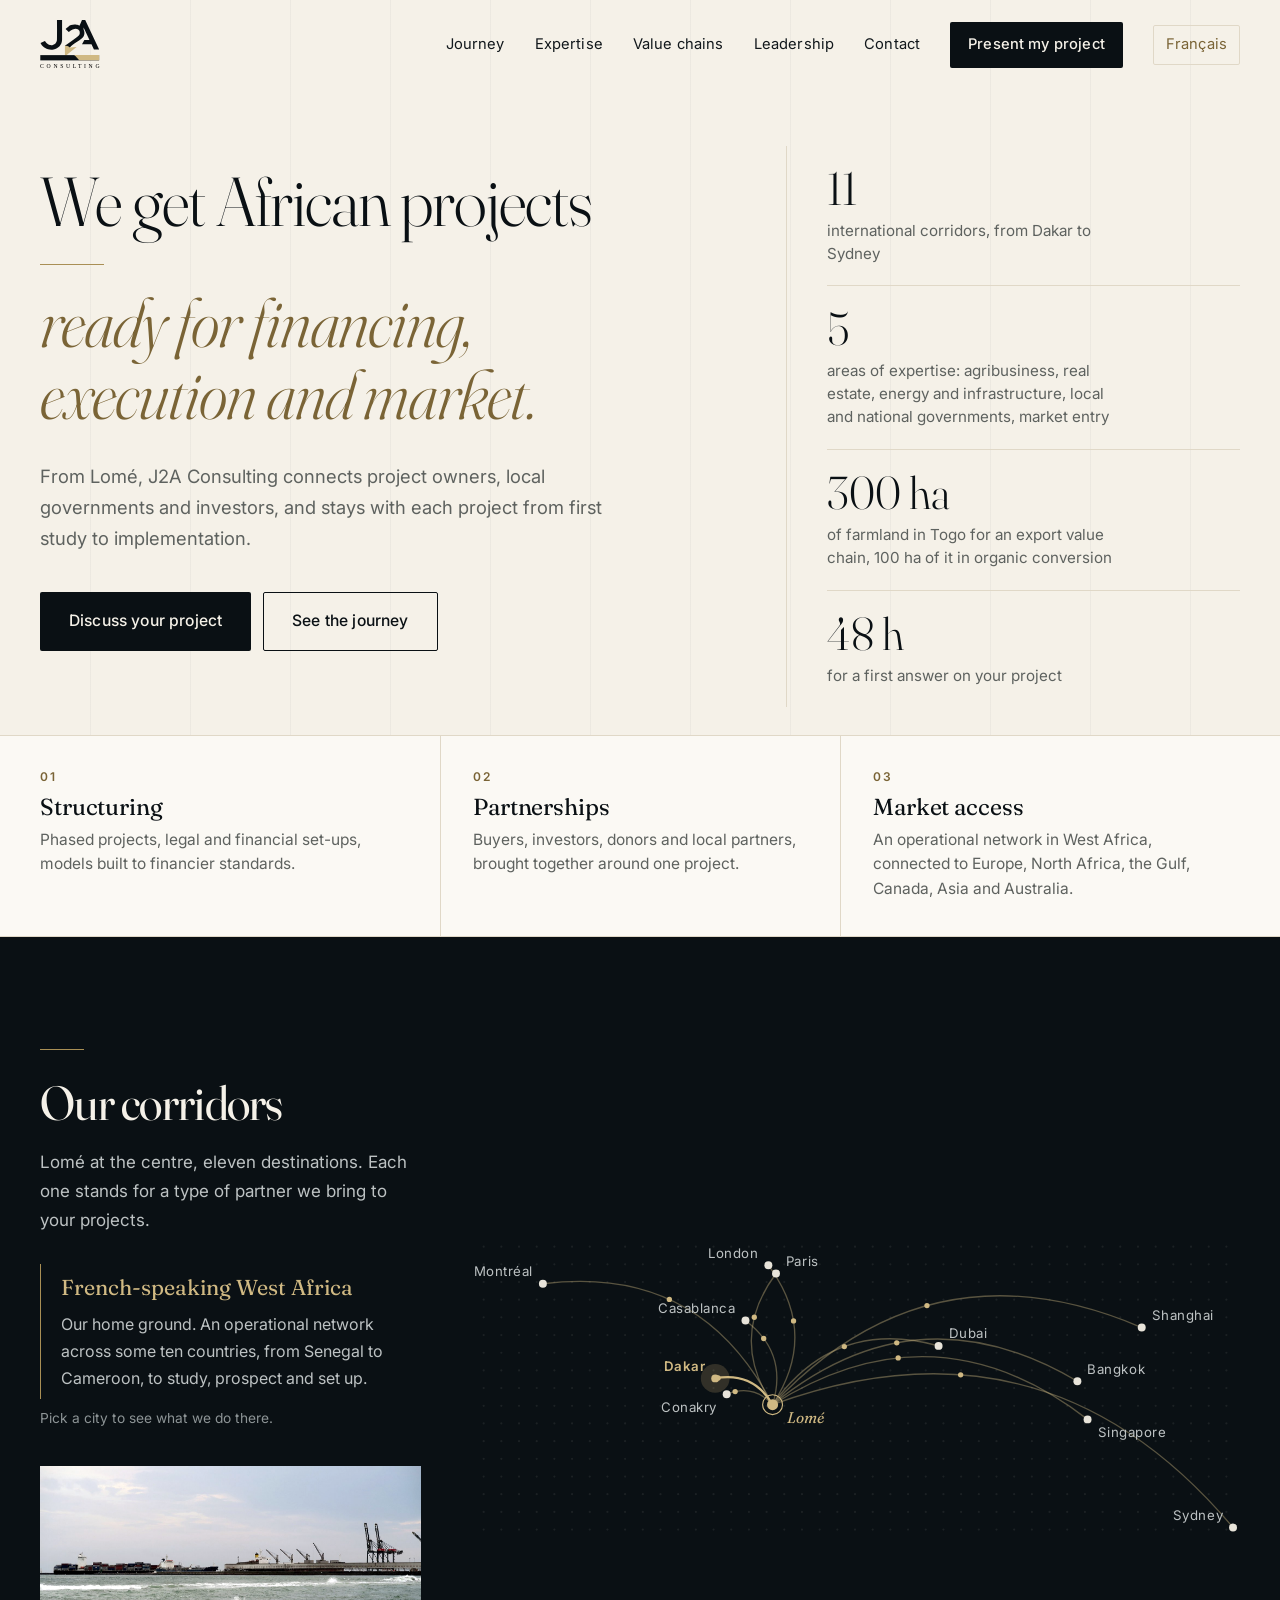
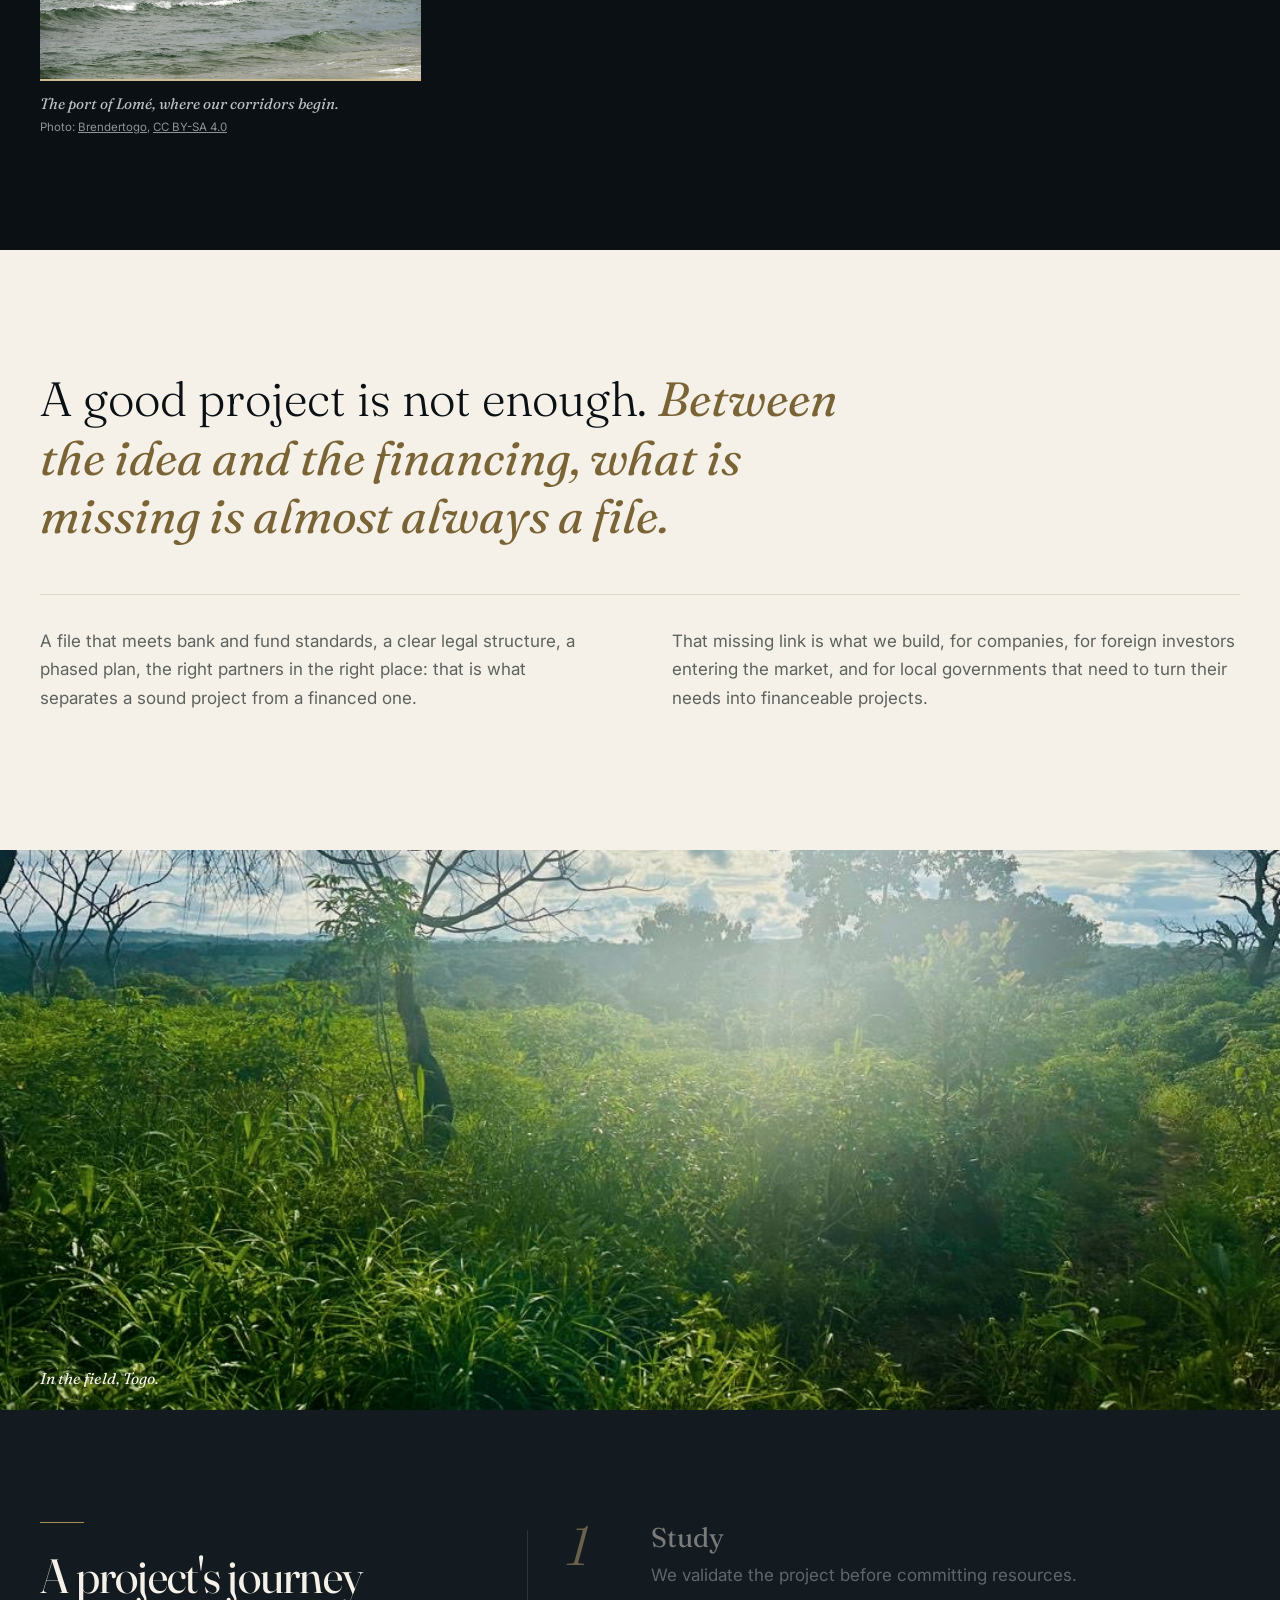
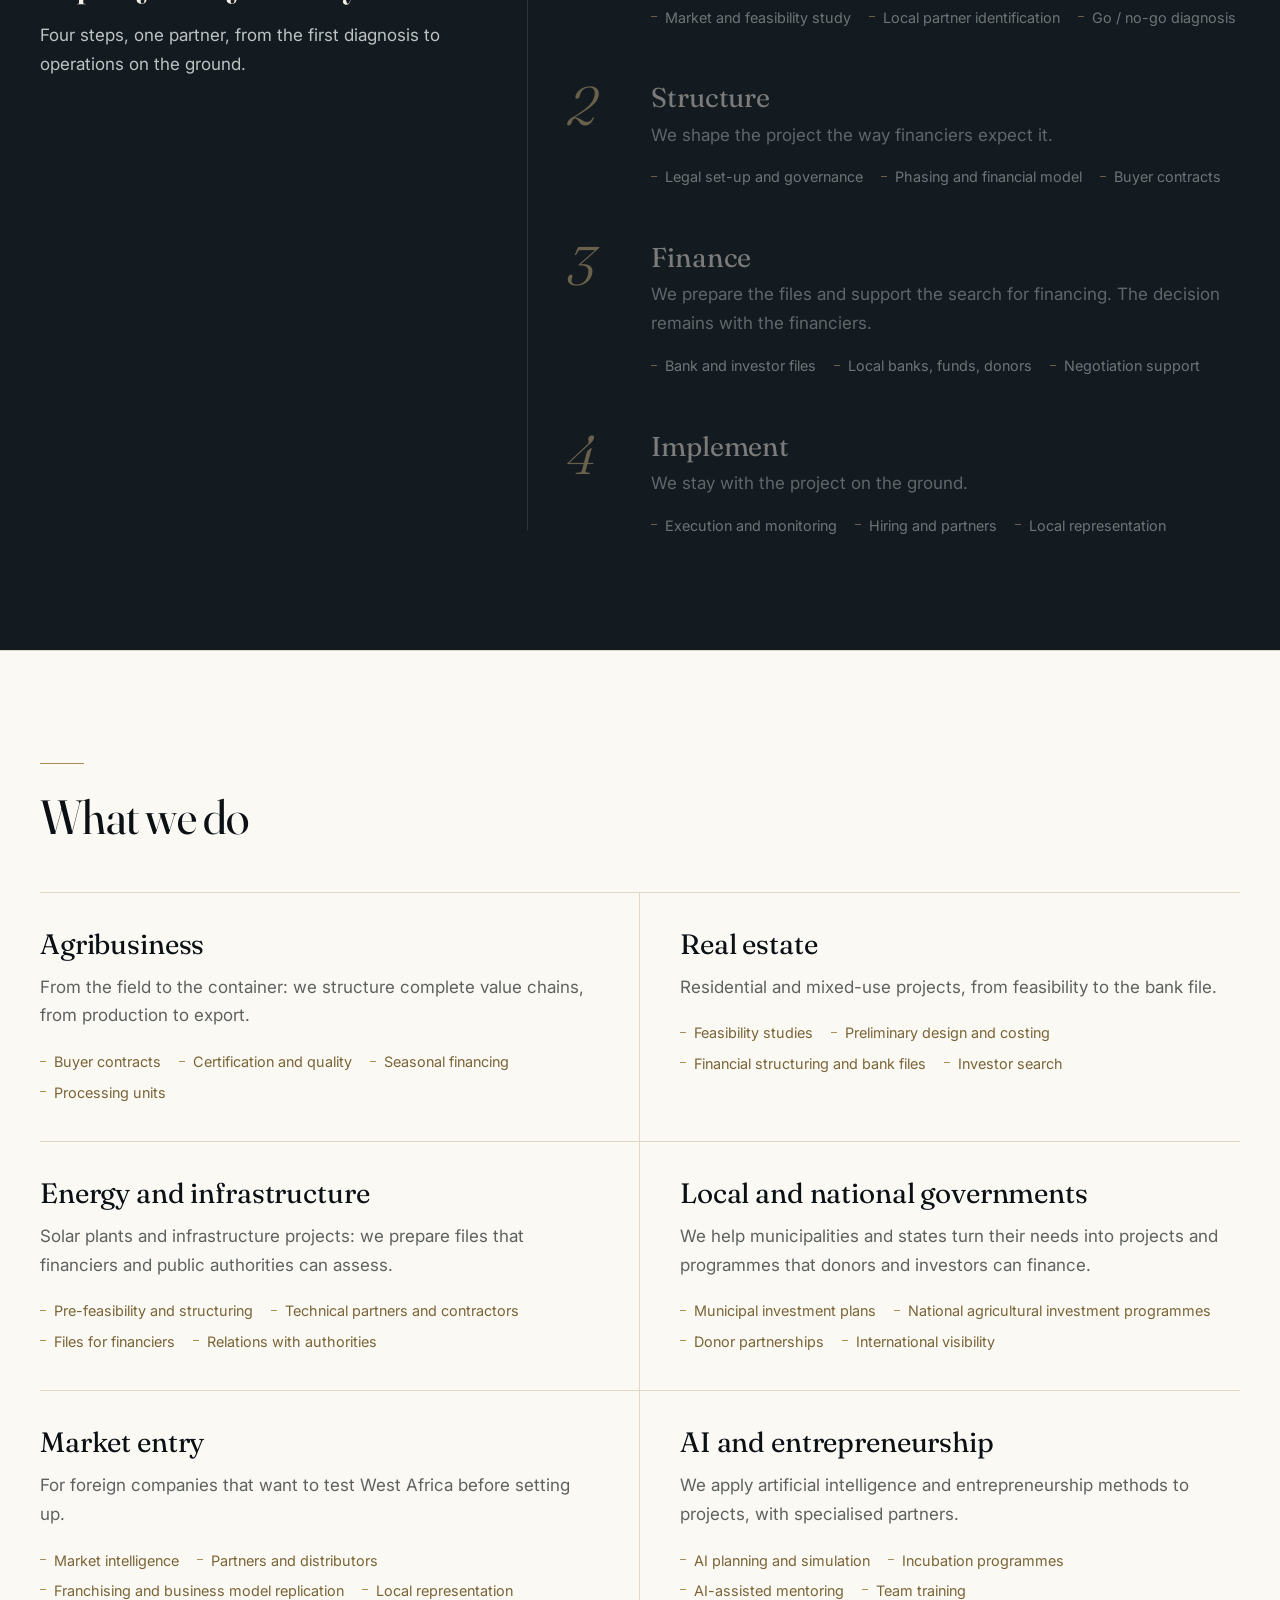
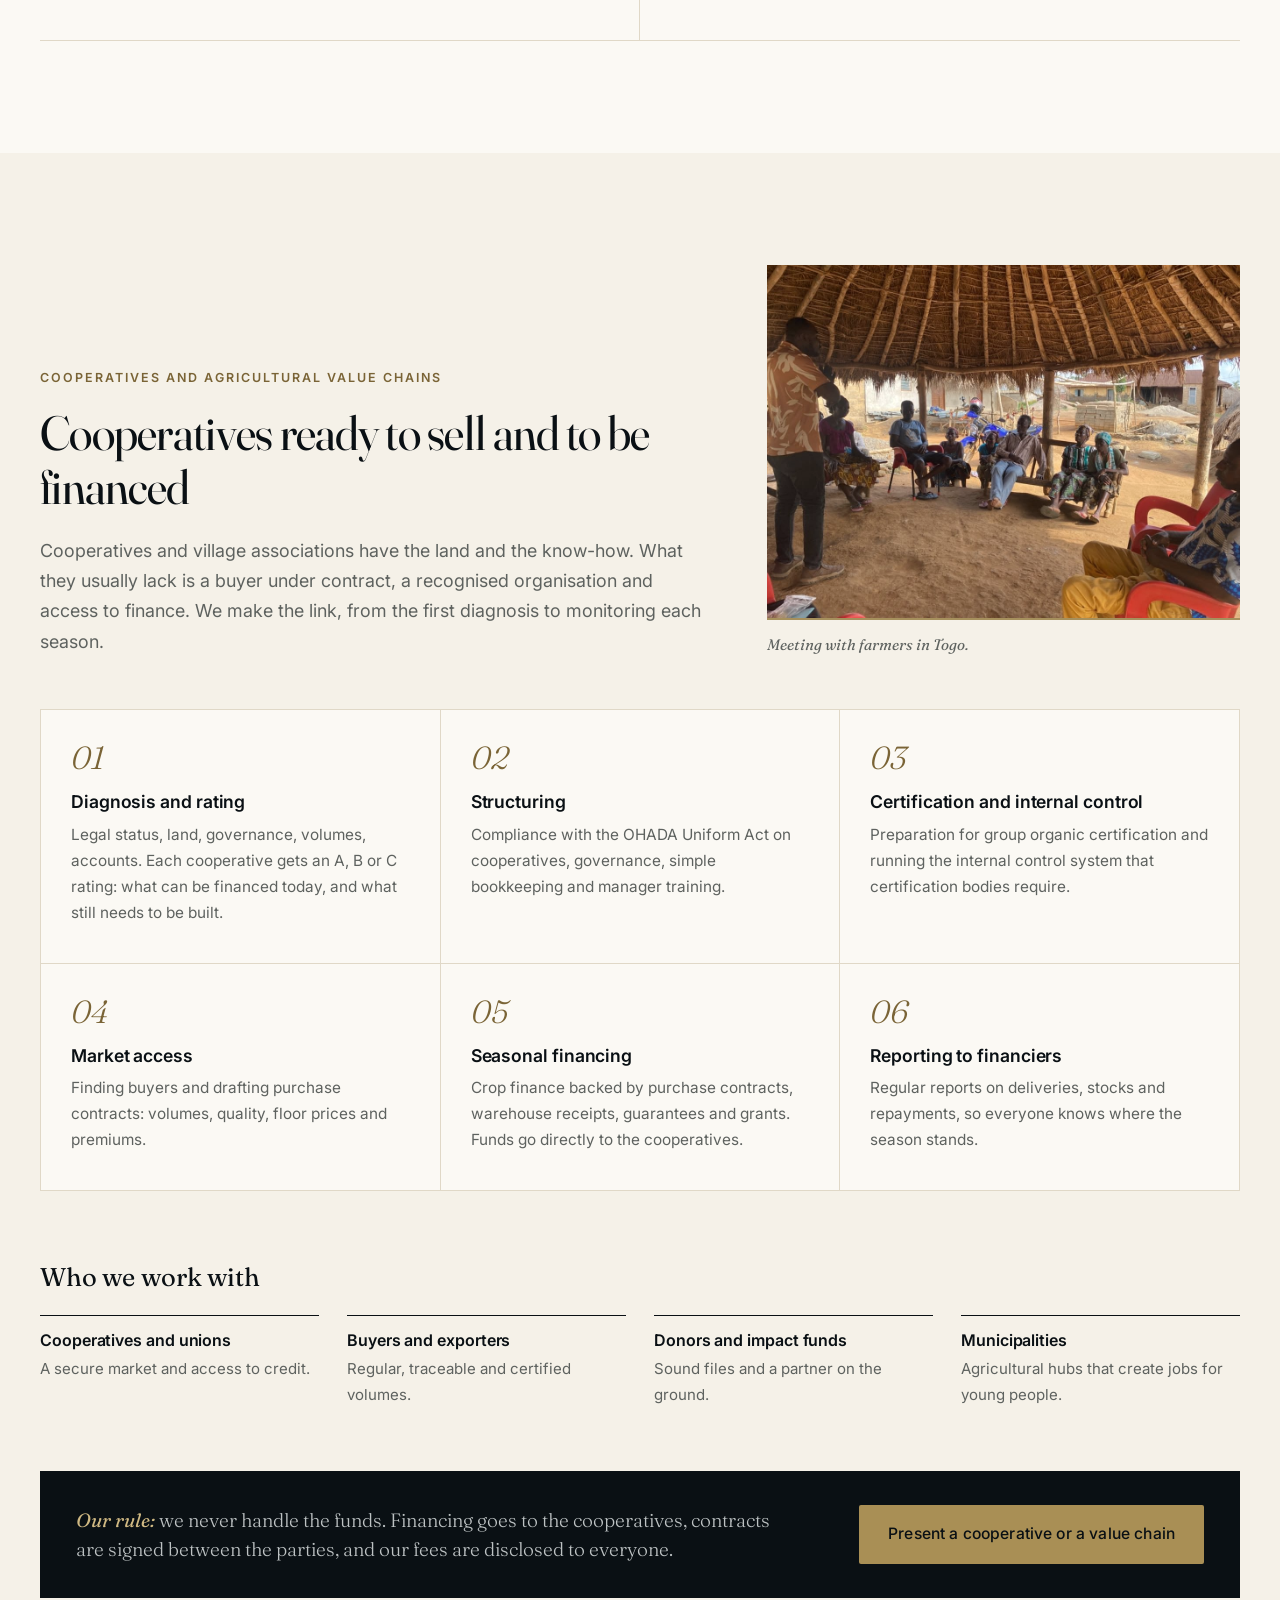
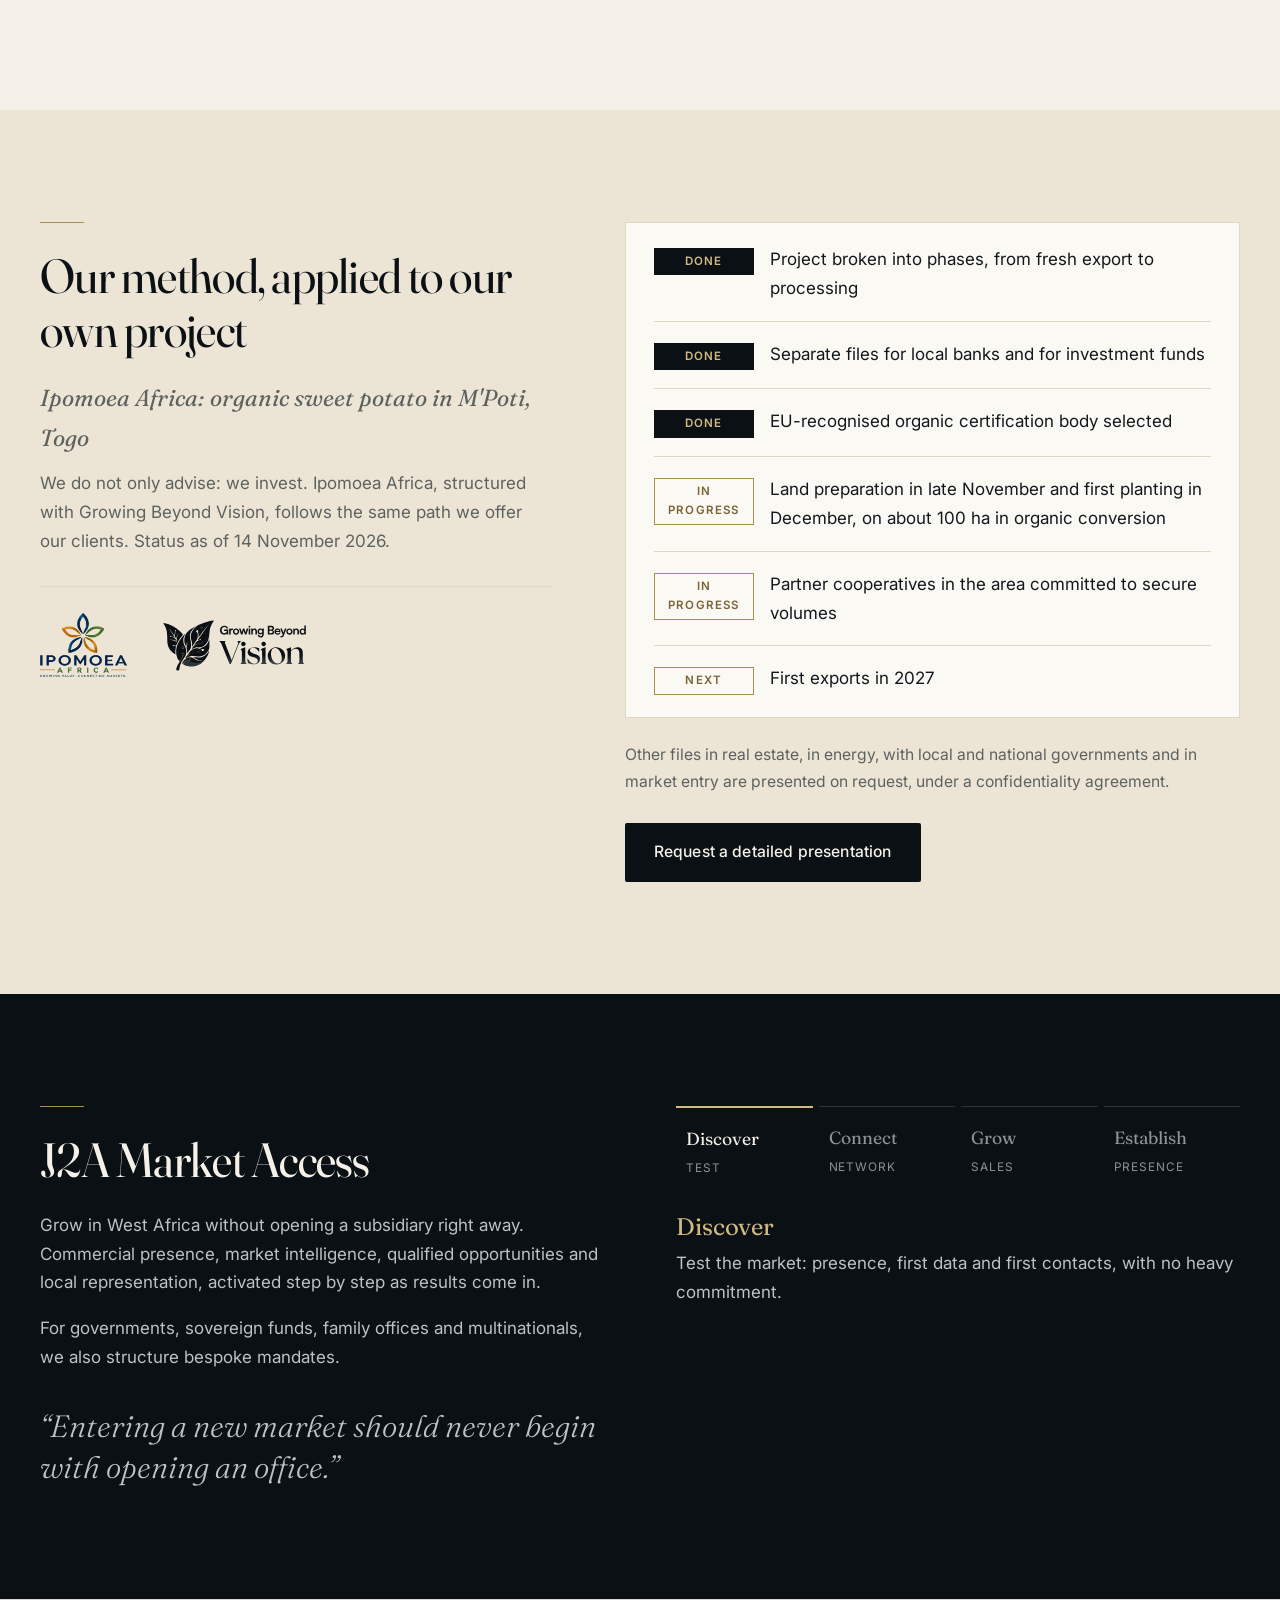
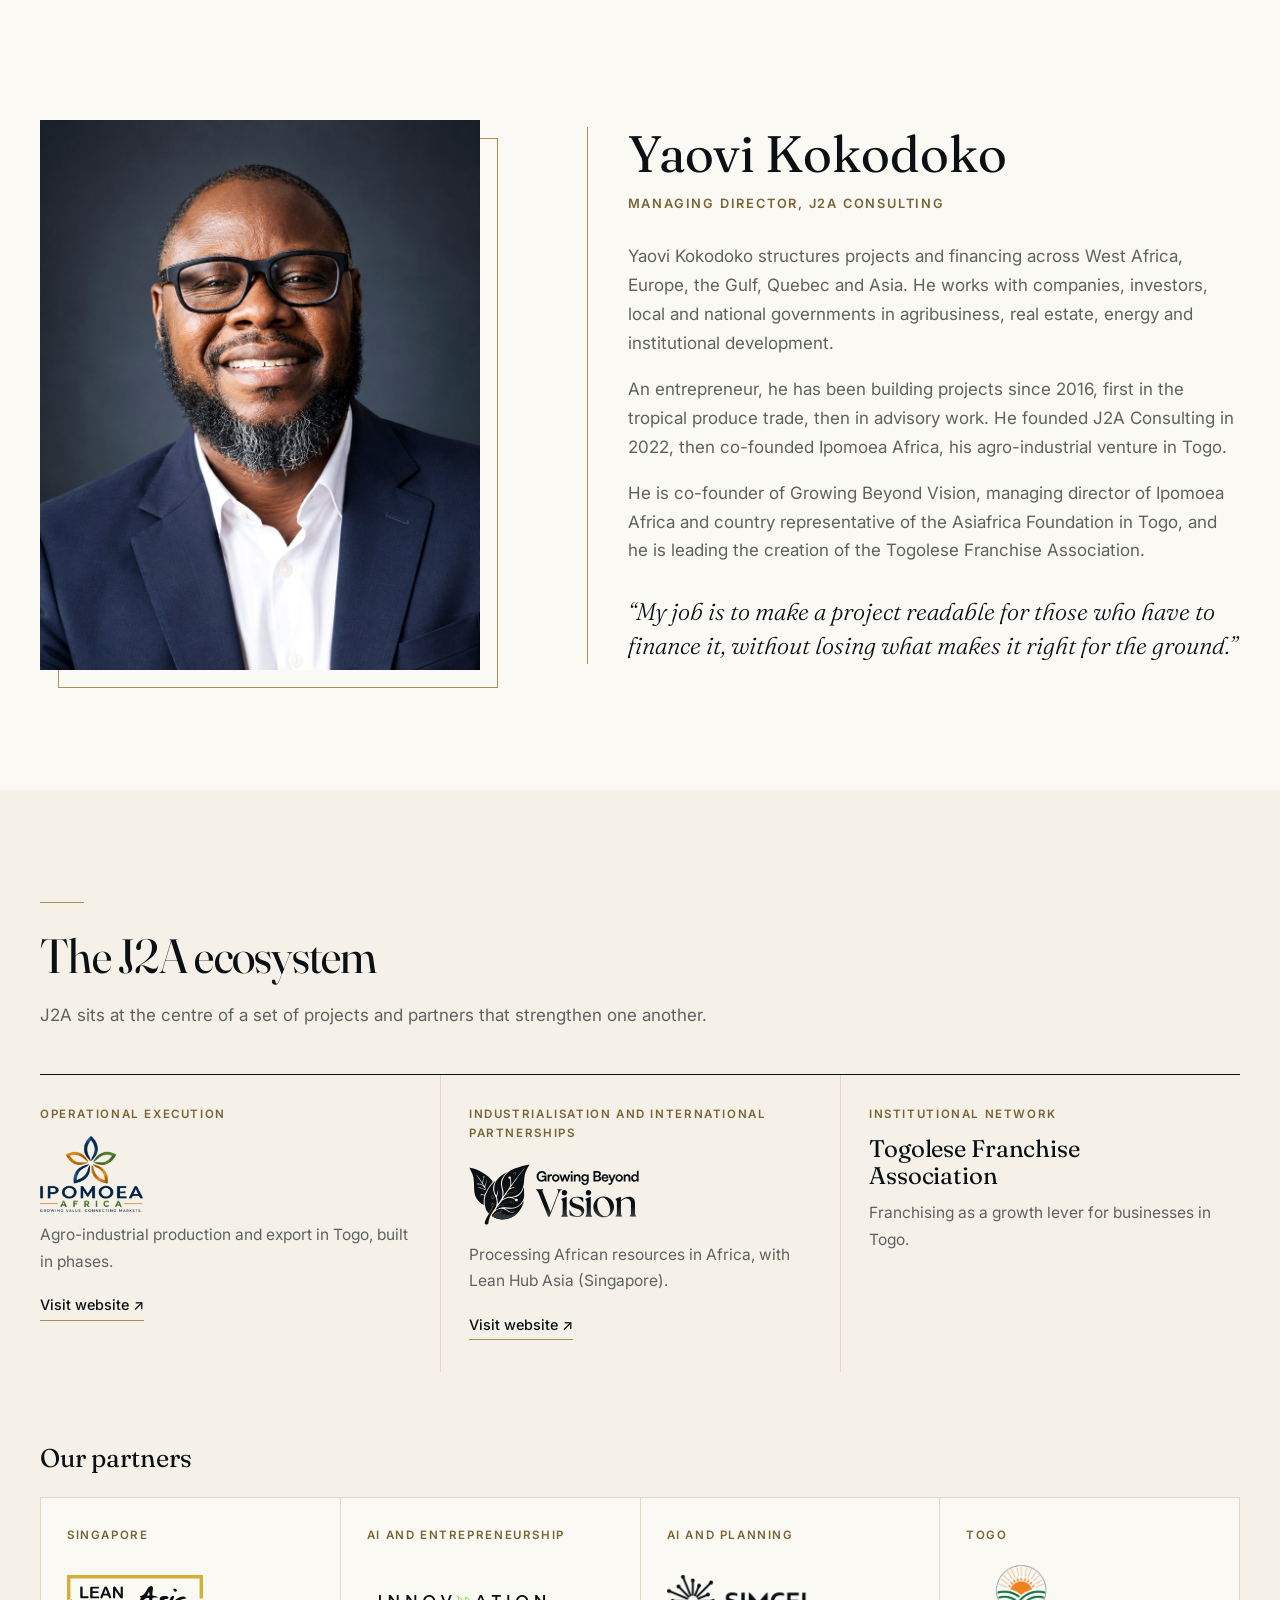
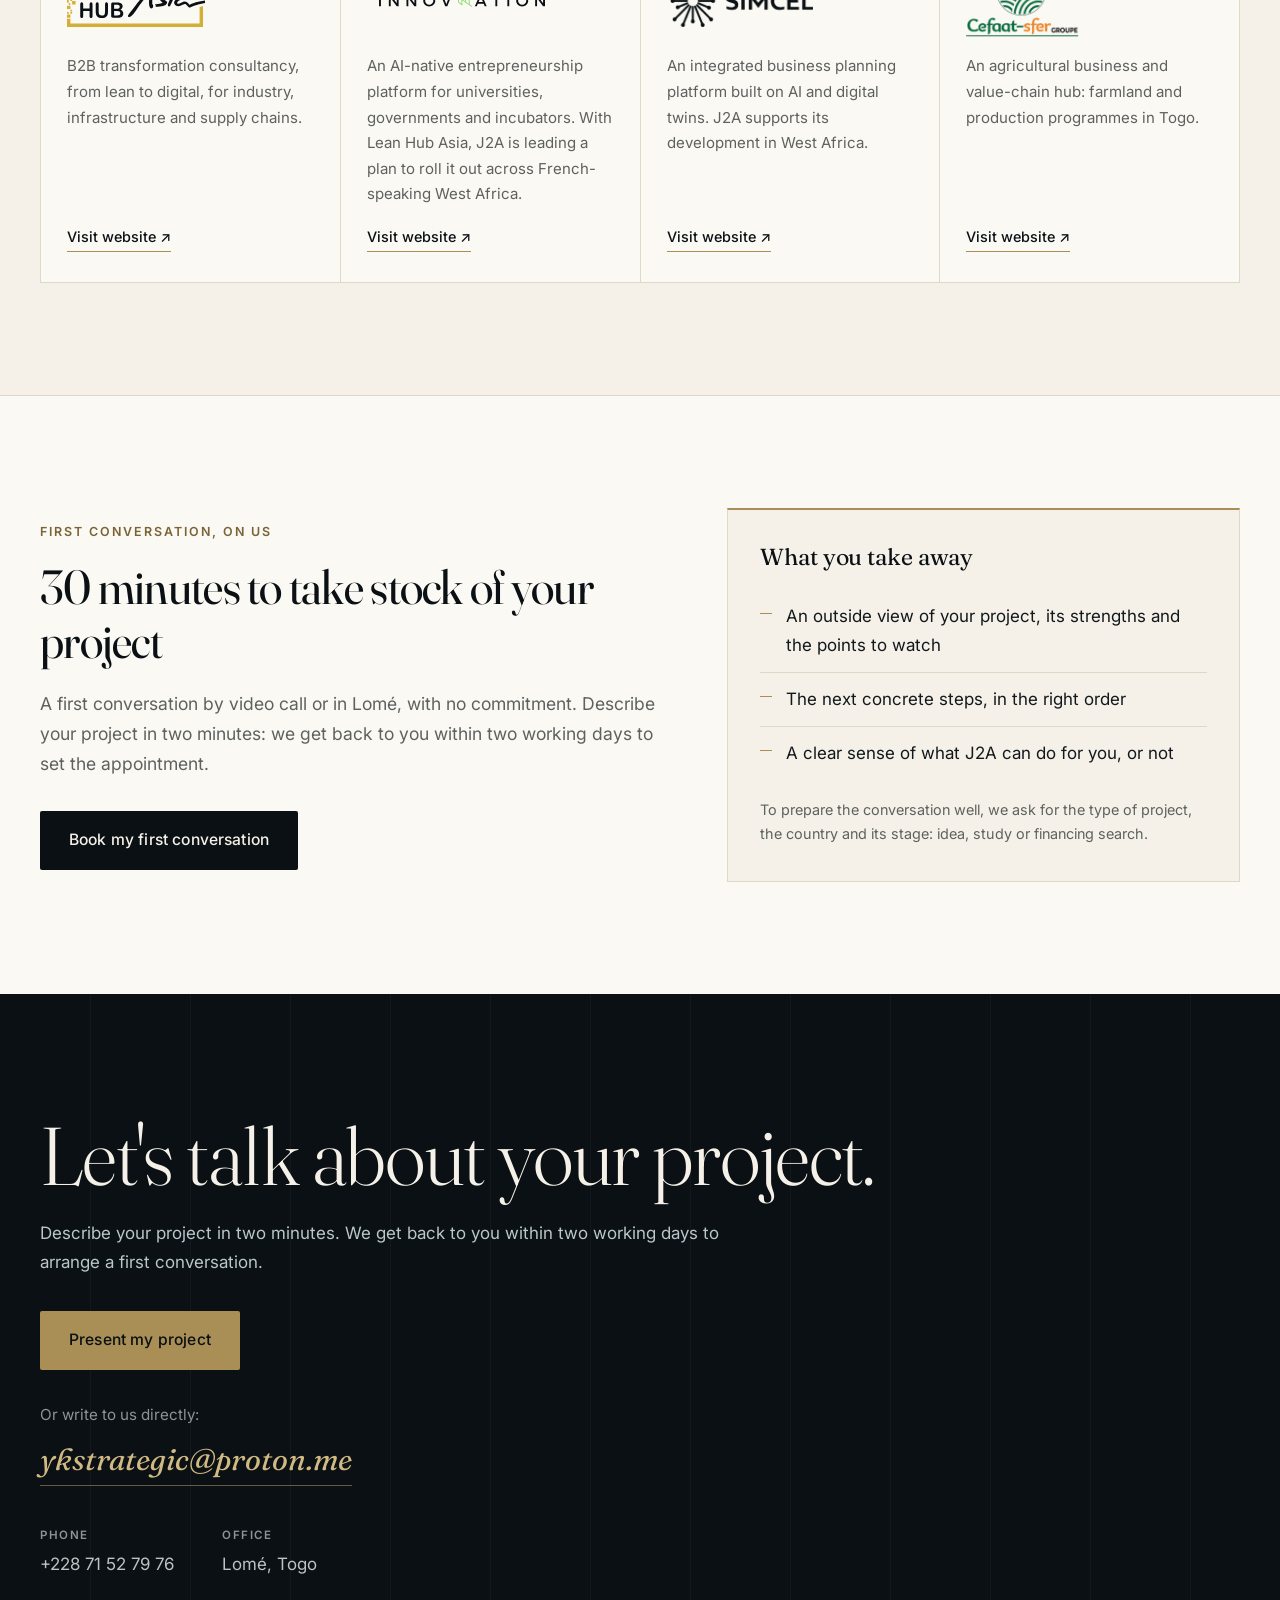
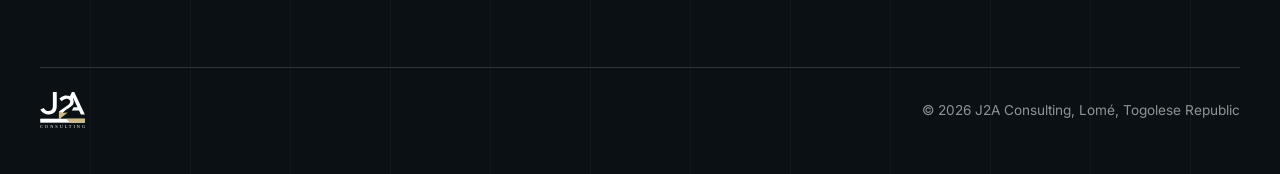
<file: en/index.html>
<!doctype html>
<html lang="en">
<head>
<meta charset="utf-8">
<meta name="viewport" content="width=device-width, initial-scale=1">
<title>J2A Consulting | Project structuring, financing readiness and market access in West Africa</title>
<meta name="description" content="J2A Consulting, based in Lomé, structures projects, prepares financing files and facilitates market access in West Africa, with links to Europe, the Gulf, Quebec and Asia.">
<link rel="canonical" href="https://j2a4510.github.io/j2a-consulting/en/">
<meta property="og:type" content="website">
<meta property="og:url" content="https://j2a4510.github.io/j2a-consulting/en/">
<meta property="og:locale" content="en_GB">
<meta property="og:site_name" content="J2A Consulting">
<meta name="twitter:card" content="summary_large_image">
<meta property="og:title" content="J2A Consulting | Project structuring, financing readiness and market access in West Africa">
<meta property="og:description" content="J2A Consulting, based in Lomé, structures projects, prepares financing files and facilitates market access in West Africa, with links to Europe, the Gulf, Quebec and Asia.">
<meta property="og:image" content="https://j2a4510.github.io/j2a-consulting/assets/share.jpg">
<link rel="alternate" hreflang="fr" href="https://j2a4510.github.io/j2a-consulting/">
<link rel="alternate" hreflang="en" href="https://j2a4510.github.io/j2a-consulting/en/">
<link rel="alternate" hreflang="x-default" href="https://j2a4510.github.io/j2a-consulting/">
<link rel="icon" href="../assets/logo.svg" type="image/svg+xml">
<link rel="preconnect" href="https://fonts.googleapis.com">
<link rel="preconnect" href="https://fonts.gstatic.com" crossorigin>
<link href="https://fonts.googleapis.com/css2?family=Fraunces:ital,opsz,wght@0,9..144,300;0,9..144,400;0,9..144,500;0,9..144,600;1,9..144,300;1,9..144,400&family=Inter:wght@400;500;600&display=swap" rel="stylesheet">
<link rel="stylesheet" href="../assets/style.css?v=e4cfed9b">
<script type="application/ld+json">{"@context": "https://schema.org", "@type": "ProfessionalService", "name": "J2A Consulting", "url": "https://j2a4510.github.io/j2a-consulting/", "logo": "https://j2a4510.github.io/j2a-consulting/assets/logo.svg", "image": "https://j2a4510.github.io/j2a-consulting/assets/share.jpg", "telephone": "+228 71 52 79 76", "address": {"@type": "PostalAddress", "addressLocality": "Lomé", "addressCountry": "TG"}, "areaServed": ["TG", "BJ", "BF", "CI", "SN", "NE", "ML"], "founder": {"@type": "Person", "name": "Yaovi Kokodoko"}, "sameAs": ["https://www.linkedin.com/company/jaa-consult-ing/"]}</script>
</head>
<body>
<a class="skip-link" href="#main">Skip to content</a>
<header class="site-head">
  <div class="wrap">
    <a class="brand" href="../"><img src="../assets/logo.svg" alt="J2A Consulting"></a>
    <button class="menu-btn" aria-expanded="false" aria-controls="mainnav"><span class="sr">Menu</span><i></i><i></i></button>
    <nav class="nav" id="mainnav" aria-label="Navigation"><a href="#parcours">Journey</a><a href="#expertises">Expertise</a><a href="#filieres">Value chains</a><a href="#dirigeant">Leadership</a><a href="#contact">Contact</a><a class="nav-cta" href="https://tally.so/r/rDD17N" data-tally-open="rDD17N" data-tally-layout="modal" data-tally-width="640" data-tally-emoji-animation="none">Present my project</a><a class="lang" href="../" lang="fr">Français</a></nav>
  </div>
</header>

<main id="main">
<section class="hero">
  <div class="wrap hero-grid">
    <div>
      <h1 class="reveal">We get African projects <span class="g">ready for financing, execution and market.</span></h1>
      <p class="lede reveal d2">From Lomé, J2A Consulting connects project owners, local governments and investors, and stays with each project from first study to implementation.</p>
      <div class="cta-row reveal d3">
        <a class="btn btn-gold" href="https://tally.so/r/rDD17N" data-tally-open="rDD17N" data-tally-layout="modal" data-tally-width="640" data-tally-emoji-animation="none">Discuss your project</a>
        <a class="btn btn-ghost" href="#parcours">See the journey</a>
      </div>
    </div>
    <aside class="hero-figs reveal d4" aria-label="J2A in figures"><dl><div><dt>11</dt><dd>international corridors, from Dakar to Sydney</dd></div><div><dt>5</dt><dd>areas of expertise: agribusiness, real estate, energy and infrastructure, local and national governments, market entry</dd></div><div><dt>300 ha</dt><dd>of farmland in Togo for an export value chain, 100 ha of it in organic conversion</dd></div><div><dt>48 h</dt><dd>for a first answer on your project</dd></div></dl></aside>
  </div>
</section>

<section class="proof" aria-labelledby="proof-title">
  <h2 class="sr" id="proof-title">What J2A Consulting does</h2>
  <div class="wrap proof-grid"><div class="proof-item"><h3>Structuring</h3><p>Phased projects, legal and financial set-ups, models built to financier standards.</p></div><div class="proof-item"><h3>Partnerships</h3><p>Buyers, investors, donors and local partners, brought together around one project.</p></div><div class="proof-item"><h3>Market access</h3><p>An operational network in West Africa, connected to Europe, North Africa, the Gulf, Canada, Asia and Australia.</p></div></div>
</section>

<section class="corridors">
  <div class="wrap corridors-grid">
    <div>
      <h2>Our corridors</h2>
      <p class="corr-intro">Lomé at the centre, eleven destinations. Each one stands for a type of partner we bring to your projects.</p>
      <div class="corridor-card" aria-live="polite"></div>
      <div class="corridor-hint">Pick a city to see what we do there.</div>
      <figure class="port-photo"><img src="../assets/port-lome.jpg" alt="Container ships and cranes at the port of Lomé, seen from the beach" width="1400" height="788" loading="lazy"><figcaption>The port of Lomé, where our corridors begin. <span class="credit">Photo: <a href="https://commons.wikimedia.org/wiki/File:Container_ships_at_Lome_port.jpg" target="_blank" rel="noopener">Brendertogo</a>, <a href="https://creativecommons.org/licenses/by-sa/4.0/" target="_blank" rel="noopener">CC BY-SA 4.0</a></span></figcaption></figure>
    </div>
    <div class="corridor"><svg viewBox="236 84 690 278" role="group" aria-label="J2A Consulting's corridors from Lomé">
<circle class="grid-dot" cx="242" cy="90" r="1"/>
<circle class="grid-dot" cx="242" cy="106" r="1"/>
<circle class="grid-dot" cx="242" cy="122" r="1"/>
<circle class="grid-dot" cx="242" cy="138" r="1"/>
<circle class="grid-dot" cx="242" cy="154" r="1"/>
<circle class="grid-dot" cx="242" cy="170" r="1"/>
<circle class="grid-dot" cx="242" cy="186" r="1"/>
<circle class="grid-dot" cx="242" cy="202" r="1"/>
<circle class="grid-dot" cx="242" cy="218" r="1"/>
<circle class="grid-dot" cx="242" cy="234" r="1"/>
<circle class="grid-dot" cx="242" cy="250" r="1"/>
<circle class="grid-dot" cx="242" cy="266" r="1"/>
<circle class="grid-dot" cx="242" cy="282" r="1"/>
<circle class="grid-dot" cx="242" cy="298" r="1"/>
<circle class="grid-dot" cx="242" cy="314" r="1"/>
<circle class="grid-dot" cx="242" cy="330" r="1"/>
<circle class="grid-dot" cx="242" cy="346" r="1"/>
<circle class="grid-dot" cx="258" cy="90" r="1"/>
<circle class="grid-dot" cx="258" cy="106" r="1"/>
<circle class="grid-dot" cx="258" cy="122" r="1"/>
<circle class="grid-dot" cx="258" cy="138" r="1"/>
<circle class="grid-dot" cx="258" cy="154" r="1"/>
<circle class="grid-dot" cx="258" cy="170" r="1"/>
<circle class="grid-dot" cx="258" cy="186" r="1"/>
<circle class="grid-dot" cx="258" cy="202" r="1"/>
<circle class="grid-dot" cx="258" cy="218" r="1"/>
<circle class="grid-dot" cx="258" cy="234" r="1"/>
<circle class="grid-dot" cx="258" cy="250" r="1"/>
<circle class="grid-dot" cx="258" cy="266" r="1"/>
<circle class="grid-dot" cx="258" cy="282" r="1"/>
<circle class="grid-dot" cx="258" cy="298" r="1"/>
<circle class="grid-dot" cx="258" cy="314" r="1"/>
<circle class="grid-dot" cx="258" cy="330" r="1"/>
<circle class="grid-dot" cx="258" cy="346" r="1"/>
<circle class="grid-dot" cx="274" cy="90" r="1"/>
<circle class="grid-dot" cx="274" cy="106" r="1"/>
<circle class="grid-dot" cx="274" cy="122" r="1"/>
<circle class="grid-dot" cx="274" cy="138" r="1"/>
<circle class="grid-dot" cx="274" cy="154" r="1"/>
<circle class="grid-dot" cx="274" cy="170" r="1"/>
<circle class="grid-dot" cx="274" cy="186" r="1"/>
<circle class="grid-dot" cx="274" cy="202" r="1"/>
<circle class="grid-dot" cx="274" cy="218" r="1"/>
<circle class="grid-dot" cx="274" cy="234" r="1"/>
<circle class="grid-dot" cx="274" cy="250" r="1"/>
<circle class="grid-dot" cx="274" cy="266" r="1"/>
<circle class="grid-dot" cx="274" cy="282" r="1"/>
<circle class="grid-dot" cx="274" cy="298" r="1"/>
<circle class="grid-dot" cx="274" cy="314" r="1"/>
<circle class="grid-dot" cx="274" cy="330" r="1"/>
<circle class="grid-dot" cx="274" cy="346" r="1"/>
<circle class="grid-dot" cx="290" cy="90" r="1"/>
<circle class="grid-dot" cx="290" cy="106" r="1"/>
<circle class="grid-dot" cx="290" cy="122" r="1"/>
<circle class="grid-dot" cx="290" cy="138" r="1"/>
<circle class="grid-dot" cx="290" cy="154" r="1"/>
<circle class="grid-dot" cx="290" cy="170" r="1"/>
<circle class="grid-dot" cx="290" cy="186" r="1"/>
<circle class="grid-dot" cx="290" cy="202" r="1"/>
<circle class="grid-dot" cx="290" cy="218" r="1"/>
<circle class="grid-dot" cx="290" cy="234" r="1"/>
<circle class="grid-dot" cx="290" cy="250" r="1"/>
<circle class="grid-dot" cx="290" cy="266" r="1"/>
<circle class="grid-dot" cx="290" cy="282" r="1"/>
<circle class="grid-dot" cx="290" cy="298" r="1"/>
<circle class="grid-dot" cx="290" cy="314" r="1"/>
<circle class="grid-dot" cx="290" cy="330" r="1"/>
<circle class="grid-dot" cx="290" cy="346" r="1"/>
<circle class="grid-dot" cx="306" cy="90" r="1"/>
<circle class="grid-dot" cx="306" cy="106" r="1"/>
<circle class="grid-dot" cx="306" cy="122" r="1"/>
<circle class="grid-dot" cx="306" cy="138" r="1"/>
<circle class="grid-dot" cx="306" cy="154" r="1"/>
<circle class="grid-dot" cx="306" cy="170" r="1"/>
<circle class="grid-dot" cx="306" cy="186" r="1"/>
<circle class="grid-dot" cx="306" cy="202" r="1"/>
<circle class="grid-dot" cx="306" cy="218" r="1"/>
<circle class="grid-dot" cx="306" cy="234" r="1"/>
<circle class="grid-dot" cx="306" cy="250" r="1"/>
<circle class="grid-dot" cx="306" cy="266" r="1"/>
<circle class="grid-dot" cx="306" cy="282" r="1"/>
<circle class="grid-dot" cx="306" cy="298" r="1"/>
<circle class="grid-dot" cx="306" cy="314" r="1"/>
<circle class="grid-dot" cx="306" cy="330" r="1"/>
<circle class="grid-dot" cx="306" cy="346" r="1"/>
<circle class="grid-dot" cx="322" cy="90" r="1"/>
<circle class="grid-dot" cx="322" cy="106" r="1"/>
<circle class="grid-dot" cx="322" cy="122" r="1"/>
<circle class="grid-dot" cx="322" cy="138" r="1"/>
<circle class="grid-dot" cx="322" cy="154" r="1"/>
<circle class="grid-dot" cx="322" cy="170" r="1"/>
<circle class="grid-dot" cx="322" cy="186" r="1"/>
<circle class="grid-dot" cx="322" cy="202" r="1"/>
<circle class="grid-dot" cx="322" cy="218" r="1"/>
<circle class="grid-dot" cx="322" cy="234" r="1"/>
<circle class="grid-dot" cx="322" cy="250" r="1"/>
<circle class="grid-dot" cx="322" cy="266" r="1"/>
<circle class="grid-dot" cx="322" cy="282" r="1"/>
<circle class="grid-dot" cx="322" cy="298" r="1"/>
<circle class="grid-dot" cx="322" cy="314" r="1"/>
<circle class="grid-dot" cx="322" cy="330" r="1"/>
<circle class="grid-dot" cx="322" cy="346" r="1"/>
<circle class="grid-dot" cx="338" cy="90" r="1"/>
<circle class="grid-dot" cx="338" cy="106" r="1"/>
<circle class="grid-dot" cx="338" cy="122" r="1"/>
<circle class="grid-dot" cx="338" cy="138" r="1"/>
<circle class="grid-dot" cx="338" cy="154" r="1"/>
<circle class="grid-dot" cx="338" cy="170" r="1"/>
<circle class="grid-dot" cx="338" cy="186" r="1"/>
<circle class="grid-dot" cx="338" cy="202" r="1"/>
<circle class="grid-dot" cx="338" cy="218" r="1"/>
<circle class="grid-dot" cx="338" cy="234" r="1"/>
<circle class="grid-dot" cx="338" cy="250" r="1"/>
<circle class="grid-dot" cx="338" cy="266" r="1"/>
<circle class="grid-dot" cx="338" cy="282" r="1"/>
<circle class="grid-dot" cx="338" cy="298" r="1"/>
<circle class="grid-dot" cx="338" cy="314" r="1"/>
<circle class="grid-dot" cx="338" cy="330" r="1"/>
<circle class="grid-dot" cx="338" cy="346" r="1"/>
<circle class="grid-dot" cx="354" cy="90" r="1"/>
<circle class="grid-dot" cx="354" cy="106" r="1"/>
<circle class="grid-dot" cx="354" cy="122" r="1"/>
<circle class="grid-dot" cx="354" cy="138" r="1"/>
<circle class="grid-dot" cx="354" cy="154" r="1"/>
<circle class="grid-dot" cx="354" cy="170" r="1"/>
<circle class="grid-dot" cx="354" cy="186" r="1"/>
<circle class="grid-dot" cx="354" cy="202" r="1"/>
<circle class="grid-dot" cx="354" cy="218" r="1"/>
<circle class="grid-dot" cx="354" cy="234" r="1"/>
<circle class="grid-dot" cx="354" cy="250" r="1"/>
<circle class="grid-dot" cx="354" cy="266" r="1"/>
<circle class="grid-dot" cx="354" cy="282" r="1"/>
<circle class="grid-dot" cx="354" cy="298" r="1"/>
<circle class="grid-dot" cx="354" cy="314" r="1"/>
<circle class="grid-dot" cx="354" cy="330" r="1"/>
<circle class="grid-dot" cx="354" cy="346" r="1"/>
<circle class="grid-dot" cx="370" cy="90" r="1"/>
<circle class="grid-dot" cx="370" cy="106" r="1"/>
<circle class="grid-dot" cx="370" cy="122" r="1"/>
<circle class="grid-dot" cx="370" cy="138" r="1"/>
<circle class="grid-dot" cx="370" cy="154" r="1"/>
<circle class="grid-dot" cx="370" cy="170" r="1"/>
<circle class="grid-dot" cx="370" cy="186" r="1"/>
<circle class="grid-dot" cx="370" cy="202" r="1"/>
<circle class="grid-dot" cx="370" cy="218" r="1"/>
<circle class="grid-dot" cx="370" cy="234" r="1"/>
<circle class="grid-dot" cx="370" cy="250" r="1"/>
<circle class="grid-dot" cx="370" cy="266" r="1"/>
<circle class="grid-dot" cx="370" cy="282" r="1"/>
<circle class="grid-dot" cx="370" cy="298" r="1"/>
<circle class="grid-dot" cx="370" cy="314" r="1"/>
<circle class="grid-dot" cx="370" cy="330" r="1"/>
<circle class="grid-dot" cx="370" cy="346" r="1"/>
<circle class="grid-dot" cx="386" cy="90" r="1"/>
<circle class="grid-dot" cx="386" cy="106" r="1"/>
<circle class="grid-dot" cx="386" cy="122" r="1"/>
<circle class="grid-dot" cx="386" cy="138" r="1"/>
<circle class="grid-dot" cx="386" cy="154" r="1"/>
<circle class="grid-dot" cx="386" cy="170" r="1"/>
<circle class="grid-dot" cx="386" cy="186" r="1"/>
<circle class="grid-dot" cx="386" cy="202" r="1"/>
<circle class="grid-dot" cx="386" cy="218" r="1"/>
<circle class="grid-dot" cx="386" cy="234" r="1"/>
<circle class="grid-dot" cx="386" cy="250" r="1"/>
<circle class="grid-dot" cx="386" cy="266" r="1"/>
<circle class="grid-dot" cx="386" cy="282" r="1"/>
<circle class="grid-dot" cx="386" cy="298" r="1"/>
<circle class="grid-dot" cx="386" cy="314" r="1"/>
<circle class="grid-dot" cx="386" cy="330" r="1"/>
<circle class="grid-dot" cx="386" cy="346" r="1"/>
<circle class="grid-dot" cx="402" cy="90" r="1"/>
<circle class="grid-dot" cx="402" cy="106" r="1"/>
<circle class="grid-dot" cx="402" cy="122" r="1"/>
<circle class="grid-dot" cx="402" cy="138" r="1"/>
<circle class="grid-dot" cx="402" cy="154" r="1"/>
<circle class="grid-dot" cx="402" cy="170" r="1"/>
<circle class="grid-dot" cx="402" cy="186" r="1"/>
<circle class="grid-dot" cx="402" cy="202" r="1"/>
<circle class="grid-dot" cx="402" cy="218" r="1"/>
<circle class="grid-dot" cx="402" cy="234" r="1"/>
<circle class="grid-dot" cx="402" cy="250" r="1"/>
<circle class="grid-dot" cx="402" cy="266" r="1"/>
<circle class="grid-dot" cx="402" cy="282" r="1"/>
<circle class="grid-dot" cx="402" cy="298" r="1"/>
<circle class="grid-dot" cx="402" cy="314" r="1"/>
<circle class="grid-dot" cx="402" cy="330" r="1"/>
<circle class="grid-dot" cx="402" cy="346" r="1"/>
<circle class="grid-dot" cx="418" cy="90" r="1"/>
<circle class="grid-dot" cx="418" cy="106" r="1"/>
<circle class="grid-dot" cx="418" cy="122" r="1"/>
<circle class="grid-dot" cx="418" cy="138" r="1"/>
<circle class="grid-dot" cx="418" cy="154" r="1"/>
<circle class="grid-dot" cx="418" cy="170" r="1"/>
<circle class="grid-dot" cx="418" cy="186" r="1"/>
<circle class="grid-dot" cx="418" cy="202" r="1"/>
<circle class="grid-dot" cx="418" cy="218" r="1"/>
<circle class="grid-dot" cx="418" cy="234" r="1"/>
<circle class="grid-dot" cx="418" cy="250" r="1"/>
<circle class="grid-dot" cx="418" cy="266" r="1"/>
<circle class="grid-dot" cx="418" cy="282" r="1"/>
<circle class="grid-dot" cx="418" cy="298" r="1"/>
<circle class="grid-dot" cx="418" cy="314" r="1"/>
<circle class="grid-dot" cx="418" cy="330" r="1"/>
<circle class="grid-dot" cx="418" cy="346" r="1"/>
<circle class="grid-dot" cx="434" cy="90" r="1"/>
<circle class="grid-dot" cx="434" cy="106" r="1"/>
<circle class="grid-dot" cx="434" cy="122" r="1"/>
<circle class="grid-dot" cx="434" cy="138" r="1"/>
<circle class="grid-dot" cx="434" cy="154" r="1"/>
<circle class="grid-dot" cx="434" cy="170" r="1"/>
<circle class="grid-dot" cx="434" cy="186" r="1"/>
<circle class="grid-dot" cx="434" cy="202" r="1"/>
<circle class="grid-dot" cx="434" cy="218" r="1"/>
<circle class="grid-dot" cx="434" cy="234" r="1"/>
<circle class="grid-dot" cx="434" cy="250" r="1"/>
<circle class="grid-dot" cx="434" cy="266" r="1"/>
<circle class="grid-dot" cx="434" cy="282" r="1"/>
<circle class="grid-dot" cx="434" cy="298" r="1"/>
<circle class="grid-dot" cx="434" cy="314" r="1"/>
<circle class="grid-dot" cx="434" cy="330" r="1"/>
<circle class="grid-dot" cx="434" cy="346" r="1"/>
<circle class="grid-dot" cx="450" cy="90" r="1"/>
<circle class="grid-dot" cx="450" cy="106" r="1"/>
<circle class="grid-dot" cx="450" cy="122" r="1"/>
<circle class="grid-dot" cx="450" cy="138" r="1"/>
<circle class="grid-dot" cx="450" cy="154" r="1"/>
<circle class="grid-dot" cx="450" cy="170" r="1"/>
<circle class="grid-dot" cx="450" cy="186" r="1"/>
<circle class="grid-dot" cx="450" cy="202" r="1"/>
<circle class="grid-dot" cx="450" cy="218" r="1"/>
<circle class="grid-dot" cx="450" cy="234" r="1"/>
<circle class="grid-dot" cx="450" cy="250" r="1"/>
<circle class="grid-dot" cx="450" cy="266" r="1"/>
<circle class="grid-dot" cx="450" cy="282" r="1"/>
<circle class="grid-dot" cx="450" cy="298" r="1"/>
<circle class="grid-dot" cx="450" cy="314" r="1"/>
<circle class="grid-dot" cx="450" cy="330" r="1"/>
<circle class="grid-dot" cx="450" cy="346" r="1"/>
<circle class="grid-dot" cx="466" cy="90" r="1"/>
<circle class="grid-dot" cx="466" cy="106" r="1"/>
<circle class="grid-dot" cx="466" cy="122" r="1"/>
<circle class="grid-dot" cx="466" cy="138" r="1"/>
<circle class="grid-dot" cx="466" cy="154" r="1"/>
<circle class="grid-dot" cx="466" cy="170" r="1"/>
<circle class="grid-dot" cx="466" cy="186" r="1"/>
<circle class="grid-dot" cx="466" cy="202" r="1"/>
<circle class="grid-dot" cx="466" cy="218" r="1"/>
<circle class="grid-dot" cx="466" cy="234" r="1"/>
<circle class="grid-dot" cx="466" cy="250" r="1"/>
<circle class="grid-dot" cx="466" cy="266" r="1"/>
<circle class="grid-dot" cx="466" cy="282" r="1"/>
<circle class="grid-dot" cx="466" cy="298" r="1"/>
<circle class="grid-dot" cx="466" cy="314" r="1"/>
<circle class="grid-dot" cx="466" cy="330" r="1"/>
<circle class="grid-dot" cx="466" cy="346" r="1"/>
<circle class="grid-dot" cx="482" cy="90" r="1"/>
<circle class="grid-dot" cx="482" cy="106" r="1"/>
<circle class="grid-dot" cx="482" cy="122" r="1"/>
<circle class="grid-dot" cx="482" cy="138" r="1"/>
<circle class="grid-dot" cx="482" cy="154" r="1"/>
<circle class="grid-dot" cx="482" cy="170" r="1"/>
<circle class="grid-dot" cx="482" cy="186" r="1"/>
<circle class="grid-dot" cx="482" cy="202" r="1"/>
<circle class="grid-dot" cx="482" cy="218" r="1"/>
<circle class="grid-dot" cx="482" cy="234" r="1"/>
<circle class="grid-dot" cx="482" cy="250" r="1"/>
<circle class="grid-dot" cx="482" cy="266" r="1"/>
<circle class="grid-dot" cx="482" cy="282" r="1"/>
<circle class="grid-dot" cx="482" cy="298" r="1"/>
<circle class="grid-dot" cx="482" cy="314" r="1"/>
<circle class="grid-dot" cx="482" cy="330" r="1"/>
<circle class="grid-dot" cx="482" cy="346" r="1"/>
<circle class="grid-dot" cx="498" cy="90" r="1"/>
<circle class="grid-dot" cx="498" cy="106" r="1"/>
<circle class="grid-dot" cx="498" cy="122" r="1"/>
<circle class="grid-dot" cx="498" cy="138" r="1"/>
<circle class="grid-dot" cx="498" cy="154" r="1"/>
<circle class="grid-dot" cx="498" cy="170" r="1"/>
<circle class="grid-dot" cx="498" cy="186" r="1"/>
<circle class="grid-dot" cx="498" cy="202" r="1"/>
<circle class="grid-dot" cx="498" cy="218" r="1"/>
<circle class="grid-dot" cx="498" cy="234" r="1"/>
<circle class="grid-dot" cx="498" cy="250" r="1"/>
<circle class="grid-dot" cx="498" cy="266" r="1"/>
<circle class="grid-dot" cx="498" cy="282" r="1"/>
<circle class="grid-dot" cx="498" cy="298" r="1"/>
<circle class="grid-dot" cx="498" cy="314" r="1"/>
<circle class="grid-dot" cx="498" cy="330" r="1"/>
<circle class="grid-dot" cx="498" cy="346" r="1"/>
<circle class="grid-dot" cx="514" cy="90" r="1"/>
<circle class="grid-dot" cx="514" cy="106" r="1"/>
<circle class="grid-dot" cx="514" cy="122" r="1"/>
<circle class="grid-dot" cx="514" cy="138" r="1"/>
<circle class="grid-dot" cx="514" cy="154" r="1"/>
<circle class="grid-dot" cx="514" cy="170" r="1"/>
<circle class="grid-dot" cx="514" cy="186" r="1"/>
<circle class="grid-dot" cx="514" cy="202" r="1"/>
<circle class="grid-dot" cx="514" cy="218" r="1"/>
<circle class="grid-dot" cx="514" cy="234" r="1"/>
<circle class="grid-dot" cx="514" cy="250" r="1"/>
<circle class="grid-dot" cx="514" cy="266" r="1"/>
<circle class="grid-dot" cx="514" cy="282" r="1"/>
<circle class="grid-dot" cx="514" cy="298" r="1"/>
<circle class="grid-dot" cx="514" cy="314" r="1"/>
<circle class="grid-dot" cx="514" cy="330" r="1"/>
<circle class="grid-dot" cx="514" cy="346" r="1"/>
<circle class="grid-dot" cx="530" cy="90" r="1"/>
<circle class="grid-dot" cx="530" cy="106" r="1"/>
<circle class="grid-dot" cx="530" cy="122" r="1"/>
<circle class="grid-dot" cx="530" cy="138" r="1"/>
<circle class="grid-dot" cx="530" cy="154" r="1"/>
<circle class="grid-dot" cx="530" cy="170" r="1"/>
<circle class="grid-dot" cx="530" cy="186" r="1"/>
<circle class="grid-dot" cx="530" cy="202" r="1"/>
<circle class="grid-dot" cx="530" cy="218" r="1"/>
<circle class="grid-dot" cx="530" cy="234" r="1"/>
<circle class="grid-dot" cx="530" cy="250" r="1"/>
<circle class="grid-dot" cx="530" cy="266" r="1"/>
<circle class="grid-dot" cx="530" cy="282" r="1"/>
<circle class="grid-dot" cx="530" cy="298" r="1"/>
<circle class="grid-dot" cx="530" cy="314" r="1"/>
<circle class="grid-dot" cx="530" cy="330" r="1"/>
<circle class="grid-dot" cx="530" cy="346" r="1"/>
<circle class="grid-dot" cx="546" cy="90" r="1"/>
<circle class="grid-dot" cx="546" cy="106" r="1"/>
<circle class="grid-dot" cx="546" cy="122" r="1"/>
<circle class="grid-dot" cx="546" cy="138" r="1"/>
<circle class="grid-dot" cx="546" cy="154" r="1"/>
<circle class="grid-dot" cx="546" cy="170" r="1"/>
<circle class="grid-dot" cx="546" cy="186" r="1"/>
<circle class="grid-dot" cx="546" cy="202" r="1"/>
<circle class="grid-dot" cx="546" cy="218" r="1"/>
<circle class="grid-dot" cx="546" cy="234" r="1"/>
<circle class="grid-dot" cx="546" cy="250" r="1"/>
<circle class="grid-dot" cx="546" cy="266" r="1"/>
<circle class="grid-dot" cx="546" cy="282" r="1"/>
<circle class="grid-dot" cx="546" cy="298" r="1"/>
<circle class="grid-dot" cx="546" cy="314" r="1"/>
<circle class="grid-dot" cx="546" cy="330" r="1"/>
<circle class="grid-dot" cx="546" cy="346" r="1"/>
<circle class="grid-dot" cx="562" cy="90" r="1"/>
<circle class="grid-dot" cx="562" cy="106" r="1"/>
<circle class="grid-dot" cx="562" cy="122" r="1"/>
<circle class="grid-dot" cx="562" cy="138" r="1"/>
<circle class="grid-dot" cx="562" cy="154" r="1"/>
<circle class="grid-dot" cx="562" cy="170" r="1"/>
<circle class="grid-dot" cx="562" cy="186" r="1"/>
<circle class="grid-dot" cx="562" cy="202" r="1"/>
<circle class="grid-dot" cx="562" cy="218" r="1"/>
<circle class="grid-dot" cx="562" cy="234" r="1"/>
<circle class="grid-dot" cx="562" cy="250" r="1"/>
<circle class="grid-dot" cx="562" cy="266" r="1"/>
<circle class="grid-dot" cx="562" cy="282" r="1"/>
<circle class="grid-dot" cx="562" cy="298" r="1"/>
<circle class="grid-dot" cx="562" cy="314" r="1"/>
<circle class="grid-dot" cx="562" cy="330" r="1"/>
<circle class="grid-dot" cx="562" cy="346" r="1"/>
<circle class="grid-dot" cx="578" cy="90" r="1"/>
<circle class="grid-dot" cx="578" cy="106" r="1"/>
<circle class="grid-dot" cx="578" cy="122" r="1"/>
<circle class="grid-dot" cx="578" cy="138" r="1"/>
<circle class="grid-dot" cx="578" cy="154" r="1"/>
<circle class="grid-dot" cx="578" cy="170" r="1"/>
<circle class="grid-dot" cx="578" cy="186" r="1"/>
<circle class="grid-dot" cx="578" cy="202" r="1"/>
<circle class="grid-dot" cx="578" cy="218" r="1"/>
<circle class="grid-dot" cx="578" cy="234" r="1"/>
<circle class="grid-dot" cx="578" cy="250" r="1"/>
<circle class="grid-dot" cx="578" cy="266" r="1"/>
<circle class="grid-dot" cx="578" cy="282" r="1"/>
<circle class="grid-dot" cx="578" cy="298" r="1"/>
<circle class="grid-dot" cx="578" cy="314" r="1"/>
<circle class="grid-dot" cx="578" cy="330" r="1"/>
<circle class="grid-dot" cx="578" cy="346" r="1"/>
<circle class="grid-dot" cx="594" cy="90" r="1"/>
<circle class="grid-dot" cx="594" cy="106" r="1"/>
<circle class="grid-dot" cx="594" cy="122" r="1"/>
<circle class="grid-dot" cx="594" cy="138" r="1"/>
<circle class="grid-dot" cx="594" cy="154" r="1"/>
<circle class="grid-dot" cx="594" cy="170" r="1"/>
<circle class="grid-dot" cx="594" cy="186" r="1"/>
<circle class="grid-dot" cx="594" cy="202" r="1"/>
<circle class="grid-dot" cx="594" cy="218" r="1"/>
<circle class="grid-dot" cx="594" cy="234" r="1"/>
<circle class="grid-dot" cx="594" cy="250" r="1"/>
<circle class="grid-dot" cx="594" cy="266" r="1"/>
<circle class="grid-dot" cx="594" cy="282" r="1"/>
<circle class="grid-dot" cx="594" cy="298" r="1"/>
<circle class="grid-dot" cx="594" cy="314" r="1"/>
<circle class="grid-dot" cx="594" cy="330" r="1"/>
<circle class="grid-dot" cx="594" cy="346" r="1"/>
<circle class="grid-dot" cx="610" cy="90" r="1"/>
<circle class="grid-dot" cx="610" cy="106" r="1"/>
<circle class="grid-dot" cx="610" cy="122" r="1"/>
<circle class="grid-dot" cx="610" cy="138" r="1"/>
<circle class="grid-dot" cx="610" cy="154" r="1"/>
<circle class="grid-dot" cx="610" cy="170" r="1"/>
<circle class="grid-dot" cx="610" cy="186" r="1"/>
<circle class="grid-dot" cx="610" cy="202" r="1"/>
<circle class="grid-dot" cx="610" cy="218" r="1"/>
<circle class="grid-dot" cx="610" cy="234" r="1"/>
<circle class="grid-dot" cx="610" cy="250" r="1"/>
<circle class="grid-dot" cx="610" cy="266" r="1"/>
<circle class="grid-dot" cx="610" cy="282" r="1"/>
<circle class="grid-dot" cx="610" cy="298" r="1"/>
<circle class="grid-dot" cx="610" cy="314" r="1"/>
<circle class="grid-dot" cx="610" cy="330" r="1"/>
<circle class="grid-dot" cx="610" cy="346" r="1"/>
<circle class="grid-dot" cx="626" cy="90" r="1"/>
<circle class="grid-dot" cx="626" cy="106" r="1"/>
<circle class="grid-dot" cx="626" cy="122" r="1"/>
<circle class="grid-dot" cx="626" cy="138" r="1"/>
<circle class="grid-dot" cx="626" cy="154" r="1"/>
<circle class="grid-dot" cx="626" cy="170" r="1"/>
<circle class="grid-dot" cx="626" cy="186" r="1"/>
<circle class="grid-dot" cx="626" cy="202" r="1"/>
<circle class="grid-dot" cx="626" cy="218" r="1"/>
<circle class="grid-dot" cx="626" cy="234" r="1"/>
<circle class="grid-dot" cx="626" cy="250" r="1"/>
<circle class="grid-dot" cx="626" cy="266" r="1"/>
<circle class="grid-dot" cx="626" cy="282" r="1"/>
<circle class="grid-dot" cx="626" cy="298" r="1"/>
<circle class="grid-dot" cx="626" cy="314" r="1"/>
<circle class="grid-dot" cx="626" cy="330" r="1"/>
<circle class="grid-dot" cx="626" cy="346" r="1"/>
<circle class="grid-dot" cx="642" cy="90" r="1"/>
<circle class="grid-dot" cx="642" cy="106" r="1"/>
<circle class="grid-dot" cx="642" cy="122" r="1"/>
<circle class="grid-dot" cx="642" cy="138" r="1"/>
<circle class="grid-dot" cx="642" cy="154" r="1"/>
<circle class="grid-dot" cx="642" cy="170" r="1"/>
<circle class="grid-dot" cx="642" cy="186" r="1"/>
<circle class="grid-dot" cx="642" cy="202" r="1"/>
<circle class="grid-dot" cx="642" cy="218" r="1"/>
<circle class="grid-dot" cx="642" cy="234" r="1"/>
<circle class="grid-dot" cx="642" cy="250" r="1"/>
<circle class="grid-dot" cx="642" cy="266" r="1"/>
<circle class="grid-dot" cx="642" cy="282" r="1"/>
<circle class="grid-dot" cx="642" cy="298" r="1"/>
<circle class="grid-dot" cx="642" cy="314" r="1"/>
<circle class="grid-dot" cx="642" cy="330" r="1"/>
<circle class="grid-dot" cx="642" cy="346" r="1"/>
<circle class="grid-dot" cx="658" cy="90" r="1"/>
<circle class="grid-dot" cx="658" cy="106" r="1"/>
<circle class="grid-dot" cx="658" cy="122" r="1"/>
<circle class="grid-dot" cx="658" cy="138" r="1"/>
<circle class="grid-dot" cx="658" cy="154" r="1"/>
<circle class="grid-dot" cx="658" cy="170" r="1"/>
<circle class="grid-dot" cx="658" cy="186" r="1"/>
<circle class="grid-dot" cx="658" cy="202" r="1"/>
<circle class="grid-dot" cx="658" cy="218" r="1"/>
<circle class="grid-dot" cx="658" cy="234" r="1"/>
<circle class="grid-dot" cx="658" cy="250" r="1"/>
<circle class="grid-dot" cx="658" cy="266" r="1"/>
<circle class="grid-dot" cx="658" cy="282" r="1"/>
<circle class="grid-dot" cx="658" cy="298" r="1"/>
<circle class="grid-dot" cx="658" cy="314" r="1"/>
<circle class="grid-dot" cx="658" cy="330" r="1"/>
<circle class="grid-dot" cx="658" cy="346" r="1"/>
<circle class="grid-dot" cx="674" cy="90" r="1"/>
<circle class="grid-dot" cx="674" cy="106" r="1"/>
<circle class="grid-dot" cx="674" cy="122" r="1"/>
<circle class="grid-dot" cx="674" cy="138" r="1"/>
<circle class="grid-dot" cx="674" cy="154" r="1"/>
<circle class="grid-dot" cx="674" cy="170" r="1"/>
<circle class="grid-dot" cx="674" cy="186" r="1"/>
<circle class="grid-dot" cx="674" cy="202" r="1"/>
<circle class="grid-dot" cx="674" cy="218" r="1"/>
<circle class="grid-dot" cx="674" cy="234" r="1"/>
<circle class="grid-dot" cx="674" cy="250" r="1"/>
<circle class="grid-dot" cx="674" cy="266" r="1"/>
<circle class="grid-dot" cx="674" cy="282" r="1"/>
<circle class="grid-dot" cx="674" cy="298" r="1"/>
<circle class="grid-dot" cx="674" cy="314" r="1"/>
<circle class="grid-dot" cx="674" cy="330" r="1"/>
<circle class="grid-dot" cx="674" cy="346" r="1"/>
<circle class="grid-dot" cx="690" cy="90" r="1"/>
<circle class="grid-dot" cx="690" cy="106" r="1"/>
<circle class="grid-dot" cx="690" cy="122" r="1"/>
<circle class="grid-dot" cx="690" cy="138" r="1"/>
<circle class="grid-dot" cx="690" cy="154" r="1"/>
<circle class="grid-dot" cx="690" cy="170" r="1"/>
<circle class="grid-dot" cx="690" cy="186" r="1"/>
<circle class="grid-dot" cx="690" cy="202" r="1"/>
<circle class="grid-dot" cx="690" cy="218" r="1"/>
<circle class="grid-dot" cx="690" cy="234" r="1"/>
<circle class="grid-dot" cx="690" cy="250" r="1"/>
<circle class="grid-dot" cx="690" cy="266" r="1"/>
<circle class="grid-dot" cx="690" cy="282" r="1"/>
<circle class="grid-dot" cx="690" cy="298" r="1"/>
<circle class="grid-dot" cx="690" cy="314" r="1"/>
<circle class="grid-dot" cx="690" cy="330" r="1"/>
<circle class="grid-dot" cx="690" cy="346" r="1"/>
<circle class="grid-dot" cx="706" cy="90" r="1"/>
<circle class="grid-dot" cx="706" cy="106" r="1"/>
<circle class="grid-dot" cx="706" cy="122" r="1"/>
<circle class="grid-dot" cx="706" cy="138" r="1"/>
<circle class="grid-dot" cx="706" cy="154" r="1"/>
<circle class="grid-dot" cx="706" cy="170" r="1"/>
<circle class="grid-dot" cx="706" cy="186" r="1"/>
<circle class="grid-dot" cx="706" cy="202" r="1"/>
<circle class="grid-dot" cx="706" cy="218" r="1"/>
<circle class="grid-dot" cx="706" cy="234" r="1"/>
<circle class="grid-dot" cx="706" cy="250" r="1"/>
<circle class="grid-dot" cx="706" cy="266" r="1"/>
<circle class="grid-dot" cx="706" cy="282" r="1"/>
<circle class="grid-dot" cx="706" cy="298" r="1"/>
<circle class="grid-dot" cx="706" cy="314" r="1"/>
<circle class="grid-dot" cx="706" cy="330" r="1"/>
<circle class="grid-dot" cx="706" cy="346" r="1"/>
<circle class="grid-dot" cx="722" cy="90" r="1"/>
<circle class="grid-dot" cx="722" cy="106" r="1"/>
<circle class="grid-dot" cx="722" cy="122" r="1"/>
<circle class="grid-dot" cx="722" cy="138" r="1"/>
<circle class="grid-dot" cx="722" cy="154" r="1"/>
<circle class="grid-dot" cx="722" cy="170" r="1"/>
<circle class="grid-dot" cx="722" cy="186" r="1"/>
<circle class="grid-dot" cx="722" cy="202" r="1"/>
<circle class="grid-dot" cx="722" cy="218" r="1"/>
<circle class="grid-dot" cx="722" cy="234" r="1"/>
<circle class="grid-dot" cx="722" cy="250" r="1"/>
<circle class="grid-dot" cx="722" cy="266" r="1"/>
<circle class="grid-dot" cx="722" cy="282" r="1"/>
<circle class="grid-dot" cx="722" cy="298" r="1"/>
<circle class="grid-dot" cx="722" cy="314" r="1"/>
<circle class="grid-dot" cx="722" cy="330" r="1"/>
<circle class="grid-dot" cx="722" cy="346" r="1"/>
<circle class="grid-dot" cx="738" cy="90" r="1"/>
<circle class="grid-dot" cx="738" cy="106" r="1"/>
<circle class="grid-dot" cx="738" cy="122" r="1"/>
<circle class="grid-dot" cx="738" cy="138" r="1"/>
<circle class="grid-dot" cx="738" cy="154" r="1"/>
<circle class="grid-dot" cx="738" cy="170" r="1"/>
<circle class="grid-dot" cx="738" cy="186" r="1"/>
<circle class="grid-dot" cx="738" cy="202" r="1"/>
<circle class="grid-dot" cx="738" cy="218" r="1"/>
<circle class="grid-dot" cx="738" cy="234" r="1"/>
<circle class="grid-dot" cx="738" cy="250" r="1"/>
<circle class="grid-dot" cx="738" cy="266" r="1"/>
<circle class="grid-dot" cx="738" cy="282" r="1"/>
<circle class="grid-dot" cx="738" cy="298" r="1"/>
<circle class="grid-dot" cx="738" cy="314" r="1"/>
<circle class="grid-dot" cx="738" cy="330" r="1"/>
<circle class="grid-dot" cx="738" cy="346" r="1"/>
<circle class="grid-dot" cx="754" cy="90" r="1"/>
<circle class="grid-dot" cx="754" cy="106" r="1"/>
<circle class="grid-dot" cx="754" cy="122" r="1"/>
<circle class="grid-dot" cx="754" cy="138" r="1"/>
<circle class="grid-dot" cx="754" cy="154" r="1"/>
<circle class="grid-dot" cx="754" cy="170" r="1"/>
<circle class="grid-dot" cx="754" cy="186" r="1"/>
<circle class="grid-dot" cx="754" cy="202" r="1"/>
<circle class="grid-dot" cx="754" cy="218" r="1"/>
<circle class="grid-dot" cx="754" cy="234" r="1"/>
<circle class="grid-dot" cx="754" cy="250" r="1"/>
<circle class="grid-dot" cx="754" cy="266" r="1"/>
<circle class="grid-dot" cx="754" cy="282" r="1"/>
<circle class="grid-dot" cx="754" cy="298" r="1"/>
<circle class="grid-dot" cx="754" cy="314" r="1"/>
<circle class="grid-dot" cx="754" cy="330" r="1"/>
<circle class="grid-dot" cx="754" cy="346" r="1"/>
<circle class="grid-dot" cx="770" cy="90" r="1"/>
<circle class="grid-dot" cx="770" cy="106" r="1"/>
<circle class="grid-dot" cx="770" cy="122" r="1"/>
<circle class="grid-dot" cx="770" cy="138" r="1"/>
<circle class="grid-dot" cx="770" cy="154" r="1"/>
<circle class="grid-dot" cx="770" cy="170" r="1"/>
<circle class="grid-dot" cx="770" cy="186" r="1"/>
<circle class="grid-dot" cx="770" cy="202" r="1"/>
<circle class="grid-dot" cx="770" cy="218" r="1"/>
<circle class="grid-dot" cx="770" cy="234" r="1"/>
<circle class="grid-dot" cx="770" cy="250" r="1"/>
<circle class="grid-dot" cx="770" cy="266" r="1"/>
<circle class="grid-dot" cx="770" cy="282" r="1"/>
<circle class="grid-dot" cx="770" cy="298" r="1"/>
<circle class="grid-dot" cx="770" cy="314" r="1"/>
<circle class="grid-dot" cx="770" cy="330" r="1"/>
<circle class="grid-dot" cx="770" cy="346" r="1"/>
<circle class="grid-dot" cx="786" cy="90" r="1"/>
<circle class="grid-dot" cx="786" cy="106" r="1"/>
<circle class="grid-dot" cx="786" cy="122" r="1"/>
<circle class="grid-dot" cx="786" cy="138" r="1"/>
<circle class="grid-dot" cx="786" cy="154" r="1"/>
<circle class="grid-dot" cx="786" cy="170" r="1"/>
<circle class="grid-dot" cx="786" cy="186" r="1"/>
<circle class="grid-dot" cx="786" cy="202" r="1"/>
<circle class="grid-dot" cx="786" cy="218" r="1"/>
<circle class="grid-dot" cx="786" cy="234" r="1"/>
<circle class="grid-dot" cx="786" cy="250" r="1"/>
<circle class="grid-dot" cx="786" cy="266" r="1"/>
<circle class="grid-dot" cx="786" cy="282" r="1"/>
<circle class="grid-dot" cx="786" cy="298" r="1"/>
<circle class="grid-dot" cx="786" cy="314" r="1"/>
<circle class="grid-dot" cx="786" cy="330" r="1"/>
<circle class="grid-dot" cx="786" cy="346" r="1"/>
<circle class="grid-dot" cx="802" cy="90" r="1"/>
<circle class="grid-dot" cx="802" cy="106" r="1"/>
<circle class="grid-dot" cx="802" cy="122" r="1"/>
<circle class="grid-dot" cx="802" cy="138" r="1"/>
<circle class="grid-dot" cx="802" cy="154" r="1"/>
<circle class="grid-dot" cx="802" cy="170" r="1"/>
<circle class="grid-dot" cx="802" cy="186" r="1"/>
<circle class="grid-dot" cx="802" cy="202" r="1"/>
<circle class="grid-dot" cx="802" cy="218" r="1"/>
<circle class="grid-dot" cx="802" cy="234" r="1"/>
<circle class="grid-dot" cx="802" cy="250" r="1"/>
<circle class="grid-dot" cx="802" cy="266" r="1"/>
<circle class="grid-dot" cx="802" cy="282" r="1"/>
<circle class="grid-dot" cx="802" cy="298" r="1"/>
<circle class="grid-dot" cx="802" cy="314" r="1"/>
<circle class="grid-dot" cx="802" cy="330" r="1"/>
<circle class="grid-dot" cx="802" cy="346" r="1"/>
<circle class="grid-dot" cx="818" cy="90" r="1"/>
<circle class="grid-dot" cx="818" cy="106" r="1"/>
<circle class="grid-dot" cx="818" cy="122" r="1"/>
<circle class="grid-dot" cx="818" cy="138" r="1"/>
<circle class="grid-dot" cx="818" cy="154" r="1"/>
<circle class="grid-dot" cx="818" cy="170" r="1"/>
<circle class="grid-dot" cx="818" cy="186" r="1"/>
<circle class="grid-dot" cx="818" cy="202" r="1"/>
<circle class="grid-dot" cx="818" cy="218" r="1"/>
<circle class="grid-dot" cx="818" cy="234" r="1"/>
<circle class="grid-dot" cx="818" cy="250" r="1"/>
<circle class="grid-dot" cx="818" cy="266" r="1"/>
<circle class="grid-dot" cx="818" cy="282" r="1"/>
<circle class="grid-dot" cx="818" cy="298" r="1"/>
<circle class="grid-dot" cx="818" cy="314" r="1"/>
<circle class="grid-dot" cx="818" cy="330" r="1"/>
<circle class="grid-dot" cx="818" cy="346" r="1"/>
<circle class="grid-dot" cx="834" cy="90" r="1"/>
<circle class="grid-dot" cx="834" cy="106" r="1"/>
<circle class="grid-dot" cx="834" cy="122" r="1"/>
<circle class="grid-dot" cx="834" cy="138" r="1"/>
<circle class="grid-dot" cx="834" cy="154" r="1"/>
<circle class="grid-dot" cx="834" cy="170" r="1"/>
<circle class="grid-dot" cx="834" cy="186" r="1"/>
<circle class="grid-dot" cx="834" cy="202" r="1"/>
<circle class="grid-dot" cx="834" cy="218" r="1"/>
<circle class="grid-dot" cx="834" cy="234" r="1"/>
<circle class="grid-dot" cx="834" cy="250" r="1"/>
<circle class="grid-dot" cx="834" cy="266" r="1"/>
<circle class="grid-dot" cx="834" cy="282" r="1"/>
<circle class="grid-dot" cx="834" cy="298" r="1"/>
<circle class="grid-dot" cx="834" cy="314" r="1"/>
<circle class="grid-dot" cx="834" cy="330" r="1"/>
<circle class="grid-dot" cx="834" cy="346" r="1"/>
<circle class="grid-dot" cx="850" cy="90" r="1"/>
<circle class="grid-dot" cx="850" cy="106" r="1"/>
<circle class="grid-dot" cx="850" cy="122" r="1"/>
<circle class="grid-dot" cx="850" cy="138" r="1"/>
<circle class="grid-dot" cx="850" cy="154" r="1"/>
<circle class="grid-dot" cx="850" cy="170" r="1"/>
<circle class="grid-dot" cx="850" cy="186" r="1"/>
<circle class="grid-dot" cx="850" cy="202" r="1"/>
<circle class="grid-dot" cx="850" cy="218" r="1"/>
<circle class="grid-dot" cx="850" cy="234" r="1"/>
<circle class="grid-dot" cx="850" cy="250" r="1"/>
<circle class="grid-dot" cx="850" cy="266" r="1"/>
<circle class="grid-dot" cx="850" cy="282" r="1"/>
<circle class="grid-dot" cx="850" cy="298" r="1"/>
<circle class="grid-dot" cx="850" cy="314" r="1"/>
<circle class="grid-dot" cx="850" cy="330" r="1"/>
<circle class="grid-dot" cx="850" cy="346" r="1"/>
<circle class="grid-dot" cx="866" cy="90" r="1"/>
<circle class="grid-dot" cx="866" cy="106" r="1"/>
<circle class="grid-dot" cx="866" cy="122" r="1"/>
<circle class="grid-dot" cx="866" cy="138" r="1"/>
<circle class="grid-dot" cx="866" cy="154" r="1"/>
<circle class="grid-dot" cx="866" cy="170" r="1"/>
<circle class="grid-dot" cx="866" cy="186" r="1"/>
<circle class="grid-dot" cx="866" cy="202" r="1"/>
<circle class="grid-dot" cx="866" cy="218" r="1"/>
<circle class="grid-dot" cx="866" cy="234" r="1"/>
<circle class="grid-dot" cx="866" cy="250" r="1"/>
<circle class="grid-dot" cx="866" cy="266" r="1"/>
<circle class="grid-dot" cx="866" cy="282" r="1"/>
<circle class="grid-dot" cx="866" cy="298" r="1"/>
<circle class="grid-dot" cx="866" cy="314" r="1"/>
<circle class="grid-dot" cx="866" cy="330" r="1"/>
<circle class="grid-dot" cx="866" cy="346" r="1"/>
<circle class="grid-dot" cx="882" cy="90" r="1"/>
<circle class="grid-dot" cx="882" cy="106" r="1"/>
<circle class="grid-dot" cx="882" cy="122" r="1"/>
<circle class="grid-dot" cx="882" cy="138" r="1"/>
<circle class="grid-dot" cx="882" cy="154" r="1"/>
<circle class="grid-dot" cx="882" cy="170" r="1"/>
<circle class="grid-dot" cx="882" cy="186" r="1"/>
<circle class="grid-dot" cx="882" cy="202" r="1"/>
<circle class="grid-dot" cx="882" cy="218" r="1"/>
<circle class="grid-dot" cx="882" cy="234" r="1"/>
<circle class="grid-dot" cx="882" cy="250" r="1"/>
<circle class="grid-dot" cx="882" cy="266" r="1"/>
<circle class="grid-dot" cx="882" cy="282" r="1"/>
<circle class="grid-dot" cx="882" cy="298" r="1"/>
<circle class="grid-dot" cx="882" cy="314" r="1"/>
<circle class="grid-dot" cx="882" cy="330" r="1"/>
<circle class="grid-dot" cx="882" cy="346" r="1"/>
<circle class="grid-dot" cx="898" cy="90" r="1"/>
<circle class="grid-dot" cx="898" cy="106" r="1"/>
<circle class="grid-dot" cx="898" cy="122" r="1"/>
<circle class="grid-dot" cx="898" cy="138" r="1"/>
<circle class="grid-dot" cx="898" cy="154" r="1"/>
<circle class="grid-dot" cx="898" cy="170" r="1"/>
<circle class="grid-dot" cx="898" cy="186" r="1"/>
<circle class="grid-dot" cx="898" cy="202" r="1"/>
<circle class="grid-dot" cx="898" cy="218" r="1"/>
<circle class="grid-dot" cx="898" cy="234" r="1"/>
<circle class="grid-dot" cx="898" cy="250" r="1"/>
<circle class="grid-dot" cx="898" cy="266" r="1"/>
<circle class="grid-dot" cx="898" cy="282" r="1"/>
<circle class="grid-dot" cx="898" cy="298" r="1"/>
<circle class="grid-dot" cx="898" cy="314" r="1"/>
<circle class="grid-dot" cx="898" cy="330" r="1"/>
<circle class="grid-dot" cx="898" cy="346" r="1"/>
<circle class="grid-dot" cx="914" cy="90" r="1"/>
<circle class="grid-dot" cx="914" cy="106" r="1"/>
<circle class="grid-dot" cx="914" cy="122" r="1"/>
<circle class="grid-dot" cx="914" cy="138" r="1"/>
<circle class="grid-dot" cx="914" cy="154" r="1"/>
<circle class="grid-dot" cx="914" cy="170" r="1"/>
<circle class="grid-dot" cx="914" cy="186" r="1"/>
<circle class="grid-dot" cx="914" cy="202" r="1"/>
<circle class="grid-dot" cx="914" cy="218" r="1"/>
<circle class="grid-dot" cx="914" cy="234" r="1"/>
<circle class="grid-dot" cx="914" cy="250" r="1"/>
<circle class="grid-dot" cx="914" cy="266" r="1"/>
<circle class="grid-dot" cx="914" cy="282" r="1"/>
<circle class="grid-dot" cx="914" cy="298" r="1"/>
<circle class="grid-dot" cx="914" cy="314" r="1"/>
<circle class="grid-dot" cx="914" cy="330" r="1"/>
<circle class="grid-dot" cx="914" cy="346" r="1"/>
<path class="route" id="r0" d="M503.4,233.0 Q485.8,202.9 451.5,209.2"/>
<path class="route" id="r1" d="M503.4,233.0 Q485.9,213.8 461.9,223.6"/>
<path class="route" id="r2" d="M503.4,233.0 Q517.8,186.3 478.9,156.8"/>
<path class="route" id="r3" d="M503.4,233.0 Q463.4,172.6 506.5,114.3"/>
<path class="route" id="r4" d="M503.4,233.0 Q545.6,168.6 499.6,106.9"/>
<path class="route" id="r5" d="M503.4,233.0 Q437.8,105.6 295.6,123.6"/>
<path class="route" id="r6" d="M503.4,233.0 Q559.9,153.8 653.6,179.8"/>
<path class="route" id="r7" d="M503.4,233.0 Q646.0,81.2 837.4,163.2"/>
<path class="route" id="r8" d="M503.4,233.0 Q633.9,125.9 779.2,211.8"/>
<path class="route" id="r9" d="M503.4,233.0 Q650.6,139.9 788.4,246.3"/>
<path class="route" id="r10" d="M503.4,233.0 Q750.6,142.7 920.0,344.1"/>
<circle class="pulse" r="2.4"><animateMotion dur="3.2s" repeatCount="indefinite"><mpath href="#r0"/></animateMotion></circle>
<circle class="pulse" r="2.4"><animateMotion dur="3.7s" repeatCount="indefinite"><mpath href="#r1"/></animateMotion></circle>
<circle class="pulse" r="2.4"><animateMotion dur="4.2s" repeatCount="indefinite"><mpath href="#r2"/></animateMotion></circle>
<circle class="pulse" r="2.4"><animateMotion dur="4.7s" repeatCount="indefinite"><mpath href="#r3"/></animateMotion></circle>
<circle class="pulse" r="2.4"><animateMotion dur="5.2s" repeatCount="indefinite"><mpath href="#r4"/></animateMotion></circle>
<circle class="pulse" r="2.4"><animateMotion dur="5.7s" repeatCount="indefinite"><mpath href="#r5"/></animateMotion></circle>
<circle class="pulse" r="2.4"><animateMotion dur="6.2s" repeatCount="indefinite"><mpath href="#r6"/></animateMotion></circle>
<circle class="pulse" r="2.4"><animateMotion dur="6.7s" repeatCount="indefinite"><mpath href="#r7"/></animateMotion></circle>
<circle class="pulse" r="2.4"><animateMotion dur="7.2s" repeatCount="indefinite"><mpath href="#r8"/></animateMotion></circle>
<circle class="pulse" r="2.4"><animateMotion dur="7.7s" repeatCount="indefinite"><mpath href="#r9"/></animateMotion></circle>
<circle class="pulse" r="2.4"><animateMotion dur="8.2s" repeatCount="indefinite"><mpath href="#r10"/></animateMotion></circle>
<g class="city" tabindex="0" role="button" aria-pressed="false" aria-label="Dakar : French-speaking West Africa"><circle class="halo" cx="451.5" cy="209.2" r="13"/><circle class="pt" cx="451.5" cy="209.2" r="3.6"/><text x="442.5" y="202.2" text-anchor="end">Dakar</text></g>
<g class="city" tabindex="0" role="button" aria-pressed="false" aria-label="Conakry : Guinea"><circle class="halo" cx="461.9" cy="223.6" r="13"/><circle class="pt" cx="461.9" cy="223.6" r="3.6"/><text x="452.9" y="239.6" text-anchor="end">Conakry</text></g>
<g class="city" tabindex="0" role="button" aria-pressed="false" aria-label="Casablanca : Morocco"><circle class="halo" cx="478.9" cy="156.8" r="13"/><circle class="pt" cx="478.9" cy="156.8" r="3.6"/><text x="469.9" y="149.8" text-anchor="end">Casablanca</text></g>
<g class="city" tabindex="0" role="button" aria-pressed="false" aria-label="Paris : France"><circle class="halo" cx="506.5" cy="114.3" r="13"/><circle class="pt" cx="506.5" cy="114.3" r="3.6"/><text x="515.5" y="107.3" text-anchor="start">Paris</text></g>
<g class="city" tabindex="0" role="button" aria-pressed="false" aria-label="London : United Kingdom"><circle class="halo" cx="499.6" cy="106.9" r="13"/><circle class="pt" cx="499.6" cy="106.9" r="3.6"/><text x="490.6" y="99.9" text-anchor="end">London</text></g>
<g class="city" tabindex="0" role="button" aria-pressed="false" aria-label="Montréal : Canada and Quebec"><circle class="halo" cx="295.6" cy="123.6" r="13"/><circle class="pt" cx="295.6" cy="123.6" r="3.6"/><text x="286.6" y="116.6" text-anchor="end">Montréal</text></g>
<g class="city" tabindex="0" role="button" aria-pressed="false" aria-label="Dubai : The Gulf"><circle class="halo" cx="653.6" cy="179.8" r="13"/><circle class="pt" cx="653.6" cy="179.8" r="3.6"/><text x="662.6" y="172.8" text-anchor="start">Dubai</text></g>
<g class="city" tabindex="0" role="button" aria-pressed="false" aria-label="Shanghai : China"><circle class="halo" cx="837.4" cy="163.2" r="13"/><circle class="pt" cx="837.4" cy="163.2" r="3.6"/><text x="846.4" y="156.2" text-anchor="start">Shanghai</text></g>
<g class="city" tabindex="0" role="button" aria-pressed="false" aria-label="Bangkok : Thailand"><circle class="halo" cx="779.2" cy="211.8" r="13"/><circle class="pt" cx="779.2" cy="211.8" r="3.6"/><text x="788.2" y="204.8" text-anchor="start">Bangkok</text></g>
<g class="city" tabindex="0" role="button" aria-pressed="false" aria-label="Singapore : Singapore"><circle class="halo" cx="788.4" cy="246.3" r="13"/><circle class="pt" cx="788.4" cy="246.3" r="3.6"/><text x="797.4" y="262.3" text-anchor="start">Singapore</text></g>
<g class="city" tabindex="0" role="button" aria-pressed="false" aria-label="Sydney : Australia"><circle class="halo" cx="920.0" cy="344.1" r="13"/><circle class="pt" cx="920.0" cy="344.1" r="3.6"/><text x="911.0" y="337.1" text-anchor="end">Sydney</text></g>
<circle class="hub-ring" cx="503.4" cy="233.0" r="9"/>
<circle class="hub" cx="503.4" cy="233.0" r="5"/>
<text class="hub-label" x="516.4" y="250.0">Lomé</text>
</svg></div>
  </div>
</section>

<section class="manifesto">
  <div class="wrap">
    <p class="big">A good project is not enough. <b>Between the idea and the financing, what is missing is almost always a file.</b></p>
    <div class="cols"><p>A file that meets bank and fund standards, a clear legal structure, a phased plan, the right partners in the right place: that is what separates a sound project from a financed one.</p><p>That missing link is what we build, for companies, for foreign investors entering the market, and for local governments that need to turn their needs into financeable projects.</p></div>
  </div>
</section>

<figure class="photo-band"><img src="../assets/terrain.jpg" alt="Land under natural vegetation beneath a bright sky, Togo" width="1080" height="810" loading="lazy"><figcaption class="wrap">In the field, Togo.</figcaption></figure>

<section class="journey" id="parcours">
  <div class="wrap journey-grid">
    <div class="journey-head">
      <h2>A project's journey</h2>
      <p>Four steps, one partner, from the first diagnosis to operations on the ground.</p>
    </div>
    <div class="vwrap">
      <span class="rail" aria-hidden="true"><i></i></span>
      <ol class="vsteps"><li><span class="n" aria-hidden="true">1</span><div><h3>Study</h3><p>We validate the project before committing resources.</p><ul><li>Market and feasibility study</li><li>Local partner identification</li><li>Go / no-go diagnosis</li></ul></div></li><li><span class="n" aria-hidden="true">2</span><div><h3>Structure</h3><p>We shape the project the way financiers expect it.</p><ul><li>Legal set-up and governance</li><li>Phasing and financial model</li><li>Buyer contracts</li></ul></div></li><li><span class="n" aria-hidden="true">3</span><div><h3>Finance</h3><p>We prepare the files and support the search for financing. The decision remains with the financiers.</p><ul><li>Bank and investor files</li><li>Local banks, funds, donors</li><li>Negotiation support</li></ul></div></li><li><span class="n" aria-hidden="true">4</span><div><h3>Implement</h3><p>We stay with the project on the ground.</p><ul><li>Execution and monitoring</li><li>Hiring and partners</li><li>Local representation</li></ul></div></li></ol>
    </div>
  </div>
</section>

<section class="expertise" id="expertises">
  <div class="wrap">
    <h2>What we do</h2>
    <div class="exp-grid"><article class="exp-card"><h3>Agribusiness</h3><p>From the field to the container: we structure complete value chains, from production to export.</p><ul><li>Buyer contracts</li><li>Certification and quality</li><li>Seasonal financing</li><li>Processing units</li></ul></article><article class="exp-card"><h3>Real estate</h3><p>Residential and mixed-use projects, from feasibility to the bank file.</p><ul><li>Feasibility studies</li><li>Preliminary design and costing</li><li>Financial structuring and bank files</li><li>Investor search</li></ul></article><article class="exp-card"><h3>Energy and infrastructure</h3><p>Solar plants and infrastructure projects: we prepare files that financiers and public authorities can assess.</p><ul><li>Pre-feasibility and structuring</li><li>Technical partners and contractors</li><li>Files for financiers</li><li>Relations with authorities</li></ul></article><article class="exp-card"><h3>Local and national governments</h3><p>We help municipalities and states turn their needs into projects and programmes that donors and investors can finance.</p><ul><li>Municipal investment plans</li><li>National agricultural investment programmes</li><li>Donor partnerships</li><li>International visibility</li></ul></article><article class="exp-card"><h3>Market entry</h3><p>For foreign companies that want to test West Africa before setting up.</p><ul><li>Market intelligence</li><li>Partners and distributors</li><li>Franchising and business model replication</li><li>Local representation</li></ul></article><article class="exp-card"><h3>AI and entrepreneurship</h3><p>We apply artificial intelligence and entrepreneurship methods to projects, with specialised partners.</p><ul><li>AI planning and simulation</li><li>Incubation programmes</li><li>AI-assisted mentoring</li><li>Team training</li></ul></article></div>
  </div>
</section>

<section class="agro" id="filieres">
  <div class="wrap">
    <div class="agro-top">
      <div class="agro-head">
        <p class="kicker">Cooperatives and agricultural value chains</p>
        <h2>Cooperatives ready to sell and to be financed</h2>
        <p class="agro-lede">Cooperatives and village associations have the land and the know-how. What they usually lack is a buyer under contract, a recognised organisation and access to finance. We make the link, from the first diagnosis to monitoring each season.</p>
      </div>
      <figure class="agro-photo"><img src="../assets/producteurs.jpg" alt="Meeting with farmers under a thatched shelter, Togo" width="1080" height="810" loading="lazy"><figcaption>Meeting with farmers in Togo.</figcaption></figure>
    </div>
    <ol class="agro-grid"><li><span class="n" aria-hidden="true">01</span><h3>Diagnosis and rating</h3><p>Legal status, land, governance, volumes, accounts. Each cooperative gets an A, B or C rating: what can be financed today, and what still needs to be built.</p></li><li><span class="n" aria-hidden="true">02</span><h3>Structuring</h3><p>Compliance with the OHADA Uniform Act on cooperatives, governance, simple bookkeeping and manager training.</p></li><li><span class="n" aria-hidden="true">03</span><h3>Certification and internal control</h3><p>Preparation for group organic certification and running the internal control system that certification bodies require.</p></li><li><span class="n" aria-hidden="true">04</span><h3>Market access</h3><p>Finding buyers and drafting purchase contracts: volumes, quality, floor prices and premiums.</p></li><li><span class="n" aria-hidden="true">05</span><h3>Seasonal financing</h3><p>Crop finance backed by purchase contracts, warehouse receipts, guarantees and grants. Funds go directly to the cooperatives.</p></li><li><span class="n" aria-hidden="true">06</span><h3>Reporting to financiers</h3><p>Regular reports on deliveries, stocks and repayments, so everyone knows where the season stands.</p></li></ol>
    <h3 class="agro-who-title">Who we work with</h3>
    <div class="agro-who"><div><h3>Cooperatives and unions</h3><p>A secure market and access to credit.</p></div><div><h3>Buyers and exporters</h3><p>Regular, traceable and certified volumes.</p></div><div><h3>Donors and impact funds</h3><p>Sound files and a partner on the ground.</p></div><div><h3>Municipalities</h3><p>Agricultural hubs that create jobs for young people.</p></div></div>
    <div class="agro-rule">
      <p><b>Our rule:</b> we never handle the funds. Financing goes to the cooperatives, contracts are signed between the parties, and our fees are disclosed to everyone.</p>
      <a class="btn btn-gold" href="mailto:ykstrategic@proton.me?subject=Cooperative or value chain to support">Present a cooperative or a value chain</a>
    </div>
  </div>
</section>

<section class="case">
  <div class="wrap case-grid">
    <div>
      <h2>Our method, applied to our own project</h2>
      <p class="case-name">Ipomoea Africa: organic sweet potato in M'Poti, Togo</p>
      <p>We do not only advise: we invest. Ipomoea Africa, structured with Growing Beyond Vision, follows the same path we offer our clients. Status as of 14 November 2026.</p>
      <div class="case-logos"><a href="https://ipomoea.africa" target="_blank" rel="noopener" aria-label="Ipomoea Africa"><img src="../assets/partners/ipomoea-africa.png" alt="Ipomoea Africa" width="320" height="235" loading="lazy"></a><a href="https://www.growingbeyondvision.com/" target="_blank" rel="noopener" aria-label="Growing Beyond Vision"><img src="../assets/partners/growing-beyond-vision.svg" alt="Growing Beyond Vision" width="924" height="335" loading="lazy"></a></div>
    </div>
    <div>
      <ul class="case-steps"><li><span class="st st-on">Done</span>Project broken into phases, from fresh export to processing</li><li><span class="st st-on">Done</span>Separate files for local banks and for investment funds</li><li><span class="st st-on">Done</span>EU-recognised organic certification body selected</li><li><span class="st">In progress</span>Land preparation in late November and first planting in December, on about 100 ha in organic conversion</li><li><span class="st">In progress</span>Partner cooperatives in the area committed to secure volumes</li><li><span class="st">Next</span>First exports in 2027</li></ul>
      <p class="case-more">Other files in real estate, in energy, with local and national governments and in market entry are presented on request, under a confidentiality agreement.</p>
      <a class="btn btn-ink" href="mailto:ykstrategic@proton.me?subject=Request for a detailed presentation">Request a detailed presentation</a>
    </div>
  </div>
</section>

<section class="market">
  <div class="wrap market-grid">
    <div>
      <h2>J2A Market Access</h2>
      <div style="margin-top:24px"><p>Grow in West Africa without opening a subsidiary right away. Commercial presence, market intelligence, qualified opportunities and local representation, activated step by step as results come in.</p><p>For governments, sovereign funds, family offices and multinationals, we also structure bespoke mandates.</p></div>
      <p class="quote">“Entering a new market should never begin with opening an office.”</p>
    </div>
    <div class="ladder">
      <div class="ladder-steps" role="group" aria-label="The four tiers"><button class="rung" aria-pressed="false">Discover<small>Test</small></button><button class="rung" aria-pressed="false">Connect<small>Network</small></button><button class="rung" aria-pressed="false">Grow<small>Sales</small></button><button class="rung" aria-pressed="false">Establish<small>Presence</small></button></div>
      <div class="ladder-copy" aria-live="polite"></div>
    </div>
  </div>
</section>

<section class="leader" id="dirigeant">
  <div class="wrap leader-grid">
    <div class="leader-photo"><img src="../assets/yaovi.jpg" alt="Portrait of Yaovi Kokodoko" width="900" height="1125" loading="lazy"></div>
    <div class="leader-text">
      <h2 class="sr">Leadership</h2>
      <div class="name">Yaovi Kokodoko</div>
      <div class="role">Managing Director, J2A Consulting</div>
      <p>Yaovi Kokodoko structures projects and financing across West Africa, Europe, the Gulf, Quebec and Asia. He works with companies, investors, local and national governments in agribusiness, real estate, energy and institutional development.</p><p>An entrepreneur, he has been building projects since 2016, first in the tropical produce trade, then in advisory work. He founded J2A Consulting in 2022, then co-founded Ipomoea Africa, his agro-industrial venture in Togo.</p><p>He is co-founder of Growing Beyond Vision, managing director of Ipomoea Africa and country representative of the Asiafrica Foundation in Togo, and he is leading the creation of the Togolese Franchise Association.</p>
      <blockquote>“My job is to make a project readable for those who have to finance it, without losing what makes it right for the ground.”</blockquote>
    </div>
  </div>
</section>

<section class="eco" id="partenaires">
  <div class="wrap">
    <h2>The J2A ecosystem</h2>
    <p class="eco-intro">J2A sits at the centre of a set of projects and partners that strengthen one another.</p>
    <div class="eco-cols"><div class="eco-col"><span class="role">Operational execution</span><h3 class="eco-logo"><a href="https://ipomoea.africa" rel="noopener"><img src="../assets/partners/ipomoea-africa.png" alt="Ipomoea Africa" width="320" height="235" loading="lazy"></a></h3><p>Agro-industrial production and export in Togo, built in phases.</p><a class="partner-link" href="https://ipomoea.africa" target="_blank" rel="noopener">Visit website <span aria-hidden="true">↗</span></a></div><div class="eco-col"><span class="role">Industrialisation and international partnerships</span><h3 class="eco-logo"><a href="https://www.growingbeyondvision.com/" rel="noopener"><img src="../assets/partners/growing-beyond-vision.svg" alt="Growing Beyond Vision" width="924" height="335" loading="lazy"></a></h3><p>Processing African resources in Africa, with Lean Hub Asia (Singapore).</p><a class="partner-link" href="https://www.growingbeyondvision.com/" target="_blank" rel="noopener">Visit website <span aria-hidden="true">↗</span></a></div><div class="eco-col"><span class="role">Institutional network</span><h3>Togolese Franchise Association</h3><p>Franchising as a growth lever for businesses in Togo.</p></div></div>
    <h3 class="partners-title">Our partners</h3>
    <div class="partners"><article class="partner"><span class="role">Singapore</span><h4 class="partner-logo"><img src="../assets/partners/lean-hub-asia.svg" alt="Lean Hub Asia" width="127" height="48" loading="lazy"></h4><p>B2B transformation consultancy, from lean to digital, for industry, infrastructure and supply chains.</p><a class="partner-link" href="https://www.leanhubasia.com/" target="_blank" rel="noopener">Visit website <span aria-hidden="true">↗</span></a></article><article class="partner"><span class="role">AI and entrepreneurship</span><h4 class="partner-logo"><img src="../assets/partners/innovnation.svg" alt="InnovNation" width="2015" height="383" loading="lazy"></h4><p>An AI-native entrepreneurship platform for universities, governments and incubators. With Lean Hub Asia, J2A is leading a plan to roll it out across French-speaking West Africa.</p><a class="partner-link" href="https://innovnation.ai/" target="_blank" rel="noopener">Visit website <span aria-hidden="true">↗</span></a></article><article class="partner"><span class="role">AI and planning</span><h4 class="partner-logo"><img src="../assets/partners/simcel.png" alt="SIMCEL" width="600" height="213" loading="lazy"></h4><p>An integrated business planning platform built on AI and digital twins. J2A supports its development in West Africa.</p><a class="partner-link" href="https://www.simcel.io/" target="_blank" rel="noopener">Visit website <span aria-hidden="true">↗</span></a></article><article class="partner"><span class="role">Togo</span><h4 class="partner-logo"><img src="../assets/partners/cefaat-sfer.png" alt="CEFAAT-SFER" width="240" height="153" loading="lazy"></h4><p>An agricultural business and value-chain hub: farmland and production programmes in Togo.</p><a class="partner-link" href="https://cefaat-sfer.tg/" target="_blank" rel="noopener">Visit website <span aria-hidden="true">↗</span></a></article></div>
  </div>
</section>

<section class="consult" id="premier-echange">
  <div class="wrap consult-grid">
    <div>
      <p class="kicker">First conversation, on us</p>
      <h2>30 minutes to take stock of your project</h2>
      <p class="consult-lede">A first conversation by video call or in Lomé, with no commitment. Describe your project in two minutes: we get back to you within two working days to set the appointment.</p>
      <a class="btn btn-gold" href="https://tally.so/r/rDD17N" data-tally-open="rDD17N" data-tally-layout="modal" data-tally-width="640" data-tally-emoji-animation="none">Book my first conversation</a>
    </div>
    <div class="consult-box">
      <h3>What you take away</h3>
      <ul><li>An outside view of your project, its strengths and the points to watch</li><li>The next concrete steps, in the right order</li><li>A clear sense of what J2A can do for you, or not</li></ul>
      <p class="consult-note">To prepare the conversation well, we ask for the type of project, the country and its stage: idea, study or financing search.</p>
    </div>
  </div>
</section>
</main>

<footer class="contact" id="contact">
  <div class="wrap">
    <div class="say">Let's talk about your project.</div>
    <p style="color:#b9c6cb;margin-top:22px">Describe your project in two minutes. We get back to you within two working days to arrange a first conversation.</p>
    <div class="cta-row"><a class="btn btn-gold" href="https://tally.so/r/rDD17N" data-tally-open="rDD17N" data-tally-layout="modal" data-tally-width="640" data-tally-emoji-animation="none">Present my project</a></div>
    <p class="or">Or write to us directly:</p>
    <a class="mail" href="mailto:ykstrategic@proton.me">ykstrategic@proton.me</a>
    <div class="contact-meta">
      <div><span>Phone</span><a href="tel:+22871527976">+228 71 52 79 76</a></div>
      <div><span>Office</span>Lomé, Togo</div>
    </div>
    <div class="foot">
      <img src="../assets/logo-light.svg" alt="">
      <div>© 2026 J2A Consulting, Lomé, Togolese Republic</div>
    </div>
  </div>
</footer>
<script type="application/json" id="site-data">{"verbs": ["for financing.", "for execution.", "for market."], "cities": [{"name": "Dakar", "region": "French-speaking West Africa", "text": "Our home ground. An operational network across some ten countries, from Senegal to Cameroon, to study, prospect and set up."}, {"name": "Conakry", "region": "Guinea", "text": "A fast-growing market where we support projects and local partners."}, {"name": "Casablanca", "region": "Morocco", "text": "Engineering and studies with our Moroccan partners, and a bridge to the Kingdom's investors and manufacturers."}, {"name": "Paris", "region": "France", "text": "Buyers, importers, impact investors and the diaspora: we open markets and sources of financing."}, {"name": "London", "region": "United Kingdom", "text": "Investors, impact funds and financial institutions, and links with the diaspora."}, {"name": "Montréal", "region": "Canada and Quebec", "text": "Canada–West Africa partnerships, business missions and diaspora links."}, {"name": "Dubai", "region": "The Gulf", "text": "Gulf investors and funds interested in African projects."}, {"name": "Shanghai", "region": "China", "text": "Manufacturers, equipment suppliers and Chinese partners entering the West African market."}, {"name": "Bangkok", "region": "Thailand", "text": "Suppliers, agro-processing technology and trading partners for African value chains."}, {"name": "Singapore", "region": "Singapore", "text": "With Lean Hub Asia and Growing Beyond Vision, we develop projects that process African resources locally."}, {"name": "Sydney", "region": "Australia", "text": "Australian investors and companies interested in West Africa, notably in agriculture and natural resources."}], "tiers": [{"name": "Discover", "short": "Test", "text": "Test the market: presence, first data and first contacts, with no heavy commitment."}, {"name": "Connect", "short": "Network", "text": "Build a qualified network of partners, distributors and influencers."}, {"name": "Grow", "short": "Sales", "text": "Accelerate sales with active business development and opportunity tracking."}, {"name": "Establish", "short": "Presence", "text": "Set up a lasting presence, with local representation once results justify it."}]}</script>
<script src="../assets/app.js?v=e4cfed9b" defer></script>
<script src="https://tally.so/widgets/embed.js" async></script>
</body>
</html>
</file>
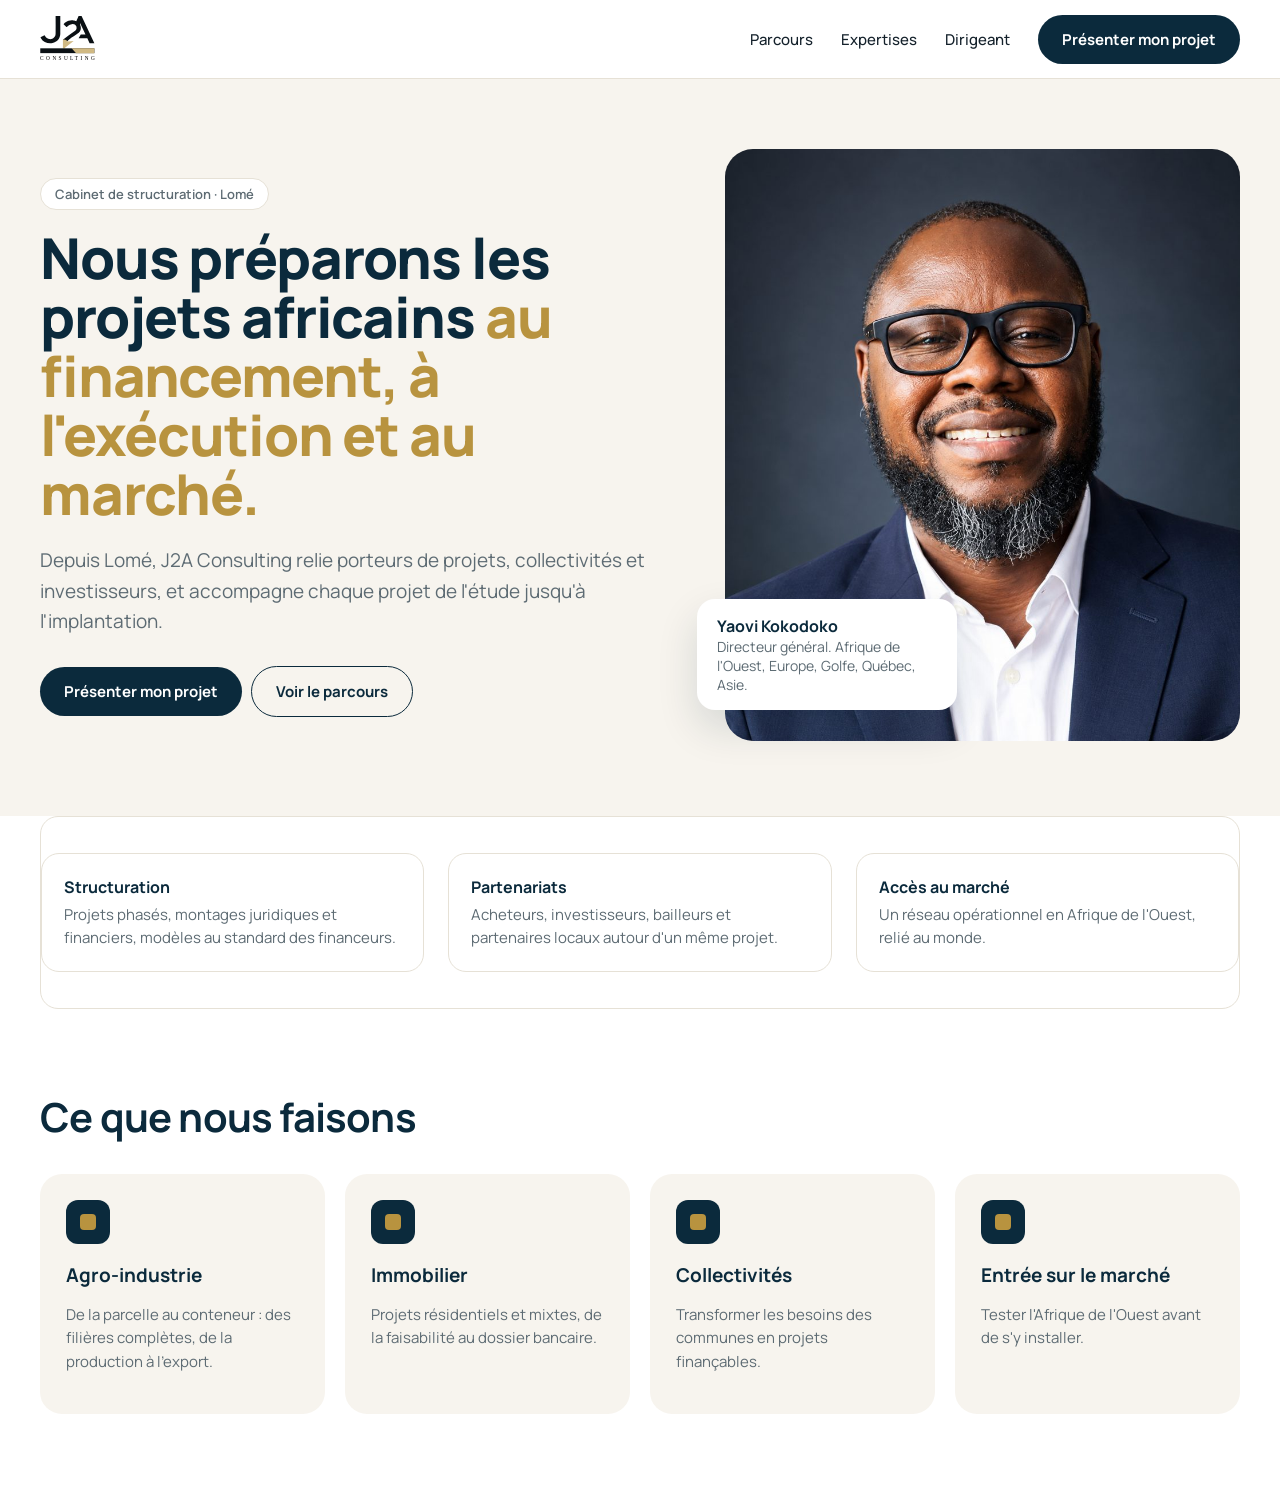
<file: maquettes/a.html>
<!doctype html><html lang="fr"><head><meta charset="utf-8"><meta name="viewport" content="width=device-width,initial-scale=1"><title>Maquette A · Clair institutionnel</title>
<link href="https://fonts.googleapis.com/css2?family=Manrope:wght@400;500;600;700;800&display=swap" rel="stylesheet">
<style>
:root{--navy:#0b2a3c;--ink:#14212b;--gold:#b8933f;--sand:#f7f4ee;--line:#e6e1d6;--muted:#5d6b73}
*{box-sizing:border-box}body{margin:0;font-family:Manrope,system-ui,sans-serif;color:var(--ink);background:#fff}
.w{width:min(1200px,100% - 32px);margin:auto}
header{border-bottom:1px solid var(--line);background:#fff}header .w{display:flex;align-items:center;justify-content:space-between;height:78px}
header img{height:46px}nav{display:flex;gap:28px;align-items:center;font-weight:500;font-size:15px}nav a{color:var(--ink);text-decoration:none}
.btn{display:inline-block;padding:14px 24px;border-radius:999px;font-weight:700;text-decoration:none;font-size:15px}.b1{background:var(--navy);color:#fff}.b2{border:1.5px solid var(--navy);color:var(--navy)}
.hero{background:var(--sand)}.hero .w{display:grid;grid-template-columns:1.1fr .9fr;gap:56px;align-items:center;padding:70px 0}
.tag{display:inline-block;background:#fff;border:1px solid var(--line);border-radius:999px;padding:6px 14px;font-size:13px;font-weight:600;color:var(--muted)}
h1{font-size:clamp(34px,4.4vw,58px);line-height:1.05;letter-spacing:-.02em;margin:18px 0 0;font-weight:800;color:var(--navy)}h1 span{color:var(--gold)}
.lede{font-size:19px;line-height:1.6;color:var(--muted);margin:22px 0 30px;max-width:52ch}
.ph{position:relative}.ph img{width:100%;border-radius:28px;aspect-ratio:4/4.6;object-fit:cover;object-position:top}
.badge{position:absolute;left:-28px;bottom:36px;background:#fff;border-radius:18px;padding:16px 20px;box-shadow:0 18px 40px rgba(11,42,60,.14);max-width:260px;font-size:14px;color:var(--muted)}.badge b{display:block;color:var(--navy);font-size:16px}
.proof .w{display:grid;grid-template-columns:repeat(3,1fr);gap:24px;padding:36px 0}.proof div{padding:22px;border:1px solid var(--line);border-radius:18px}.proof b{color:var(--navy)}.proof p{margin:6px 0 0;color:var(--muted);font-size:15px;line-height:1.5}
.sec .w{padding:80px 0}h2{font-size:40px;letter-spacing:-.02em;color:var(--navy);margin:0 0 30px}
.grid{display:grid;grid-template-columns:repeat(4,1fr);gap:20px}.card{background:var(--sand);border-radius:22px;padding:26px}.card .ic{width:44px;height:44px;border-radius:12px;background:var(--navy);margin-bottom:18px;position:relative}.card .ic:after{content:"";position:absolute;inset:14px;border-radius:4px;background:var(--gold)}
.card h3{margin:0;font-size:19px;color:var(--navy)}.card p{color:var(--muted);font-size:15px;line-height:1.55}
@media(max-width:900px){.hero .w,.proof .w,.grid{grid-template-columns:1fr}nav a:not(.btn){display:none}.badge{left:12px}}
</style></head><body>
<header><div class="w"><img src="../assets/logo.svg" alt="J2A"><nav><a href="#">Parcours</a><a href="#">Expertises</a><a href="#">Dirigeant</a><a class="btn b1" href="#">Présenter mon projet</a></nav></div></header>
<section class="hero"><div class="w"><div><span class="tag">Cabinet de structuration · Lomé</span>
<h1>Nous préparons les projets africains <span>au financement, à l'exécution et au marché.</span></h1>
<p class="lede">Depuis Lomé, J2A Consulting relie porteurs de projets, collectivités et investisseurs, et accompagne chaque projet de l'étude jusqu'à l'implantation.</p>
<a class="btn b1" href="#">Présenter mon projet</a> &nbsp; <a class="btn b2" href="#">Voir le parcours</a></div>
<div class="ph"><img src="../assets/yaovi.jpg" alt=""><div class="badge"><b>Yaovi Kokodoko</b>Directeur général. Afrique de l'Ouest, Europe, Golfe, Québec, Asie.</div></div></div></section>
<section class="proof"><div class="w"><div><b>Structuration</b><p>Projets phasés, montages juridiques et financiers, modèles au standard des financeurs.</p></div><div><b>Partenariats</b><p>Acheteurs, investisseurs, bailleurs et partenaires locaux autour d'un même projet.</p></div><div><b>Accès au marché</b><p>Un réseau opérationnel en Afrique de l'Ouest, relié au monde.</p></div></div></section>
<section class="sec"><div class="w"><h2>Ce que nous faisons</h2><div class="grid">
<div class="card"><div class="ic"></div><h3>Agro-industrie</h3><p>De la parcelle au conteneur : des filières complètes, de la production à l'export.</p></div>
<div class="card"><div class="ic"></div><h3>Immobilier</h3><p>Projets résidentiels et mixtes, de la faisabilité au dossier bancaire.</p></div>
<div class="card"><div class="ic"></div><h3>Collectivités</h3><p>Transformer les besoins des communes en projets finançables.</p></div>
<div class="card"><div class="ic"></div><h3>Entrée sur le marché</h3><p>Tester l'Afrique de l'Ouest avant de s'y installer.</p></div></div></div></section>
</body></html>
</file>
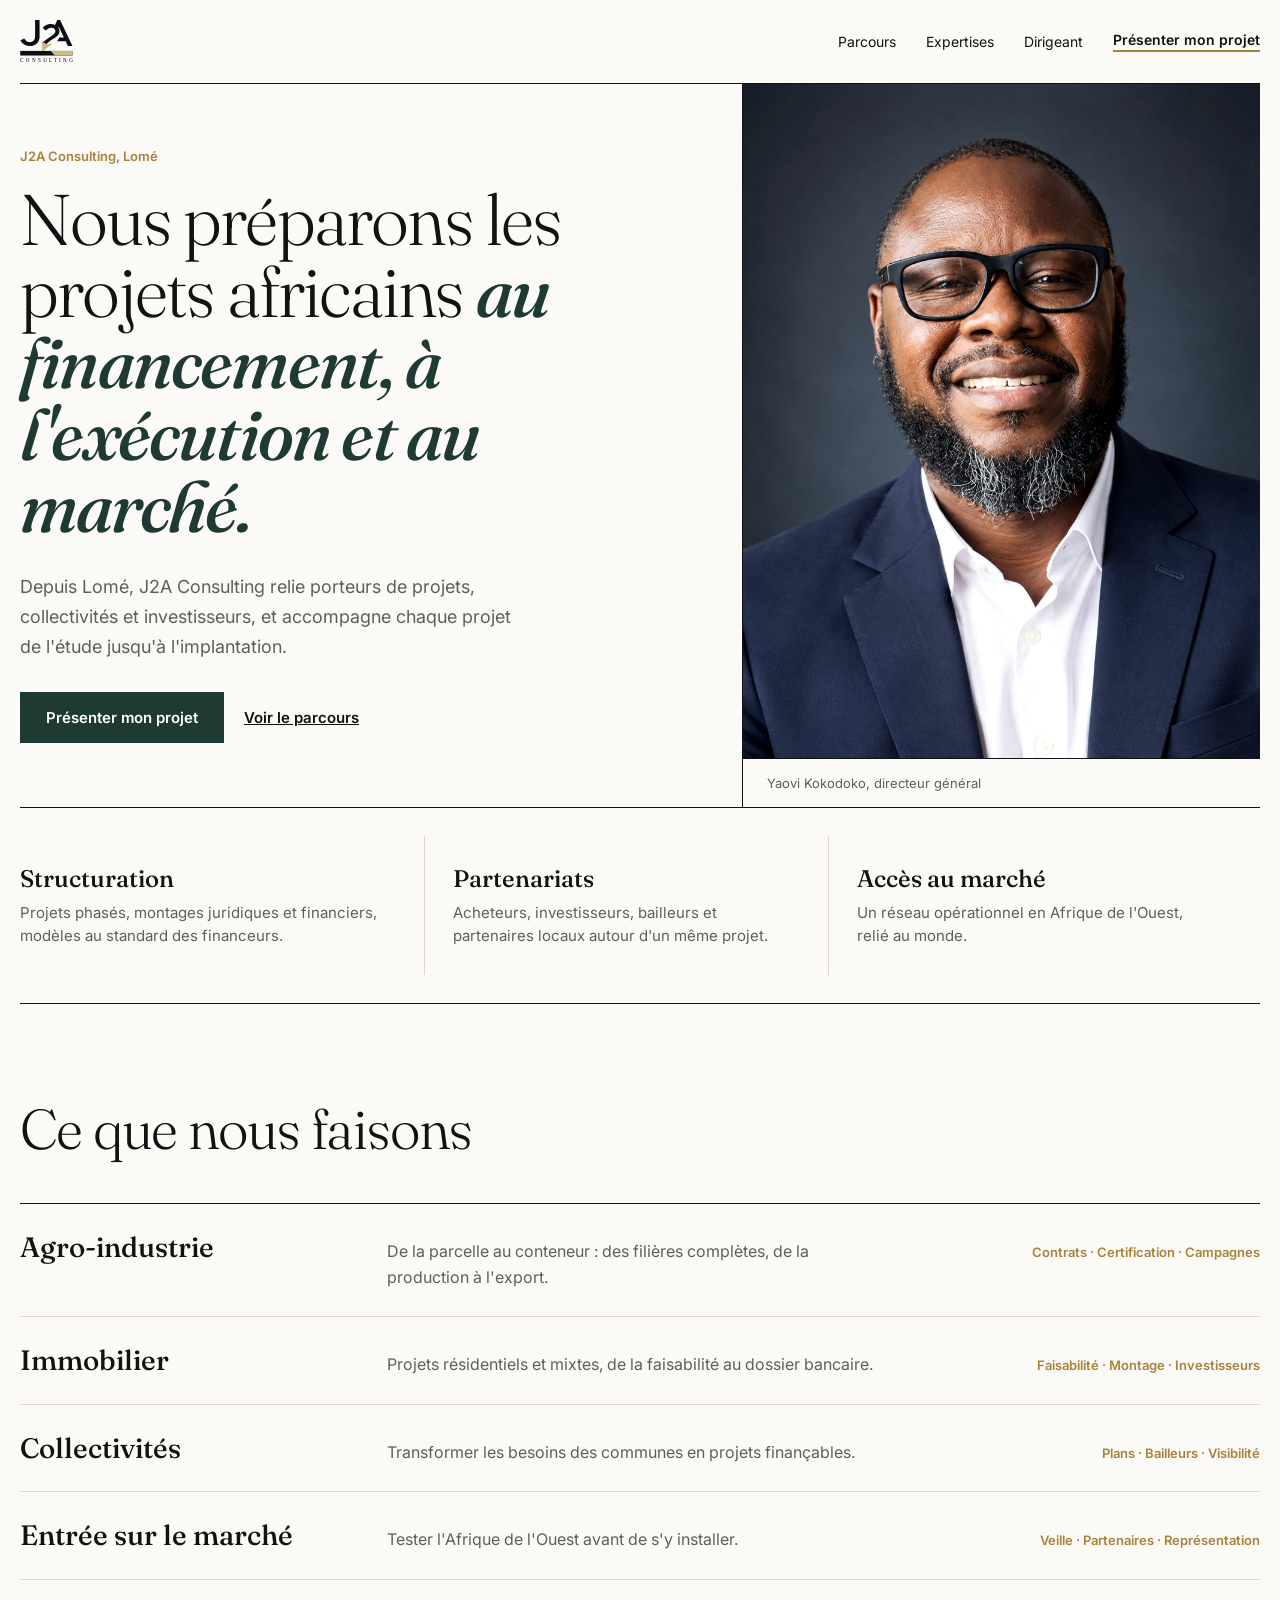
<file: maquettes/b.html>
<!doctype html><html lang="fr"><head><meta charset="utf-8"><meta name="viewport" content="width=device-width,initial-scale=1"><title>Maquette B · Éditorial</title>
<link href="https://fonts.googleapis.com/css2?family=Fraunces:opsz,wght@9..144,300;9..144,500;9..144,600&family=Inter:wght@400;500;600&display=swap" rel="stylesheet">
<style>
:root{--ink:#121212;--paper:#fbfaf7;--gold:#a8823a;--green:#1e3a33;--line:#dcd8cf;--muted:#5f5f5a}
*{box-sizing:border-box}body{margin:0;background:var(--paper);color:var(--ink);font-family:Inter,system-ui,sans-serif}
.w{width:min(1240px,100% - 32px);margin:auto}
header .w{display:flex;justify-content:space-between;align-items:center;height:84px;border-bottom:1px solid var(--ink)}header img{height:44px}
nav{display:flex;gap:30px;font-size:14px;align-items:center}nav a{color:var(--ink);text-decoration:none}nav .c{border-bottom:2px solid var(--gold);padding-bottom:2px;font-weight:600}
.hero .w{display:grid;grid-template-columns:7fr 5fr;gap:0;border-bottom:1px solid var(--ink)}
.hl{padding:64px 56px 64px 0;border-right:1px solid var(--ink)}
.kick{font-size:13px;color:var(--gold);font-weight:600}
h1{font-family:Fraunces,serif;font-weight:300;font-size:clamp(40px,5.6vw,84px);line-height:1;letter-spacing:-.025em;margin:20px 0 0}h1 em{font-style:italic;font-weight:500;color:var(--green)}
.lede{font-size:18px;line-height:1.65;color:var(--muted);margin:30px 0;max-width:46ch}
.btn{display:inline-block;background:var(--green);color:#fff;padding:16px 26px;text-decoration:none;font-weight:600;font-size:15px}.lk{margin-left:20px;color:var(--ink);font-weight:600;font-size:15px}
.hr{display:flex;flex-direction:column}.hr img{width:100%;flex:1;object-fit:cover;object-position:top;filter:grayscale(.15) contrast(1.05);min-height:420px}
.cap{padding:16px 0 16px 24px;font-size:13px;color:var(--muted);border-top:1px solid var(--ink)}
.proof .w{display:grid;grid-template-columns:repeat(3,1fr);border-bottom:1px solid var(--ink)}.proof div{padding:28px 28px 28px 0}.proof div+div{padding-left:28px;border-left:1px solid var(--line)}
.proof h3{font-family:Fraunces,serif;font-weight:500;font-size:24px;margin:0}.proof p{color:var(--muted);font-size:15px;line-height:1.55;margin:8px 0 0}
.sec .w{padding:90px 0}h2{font-family:Fraunces,serif;font-weight:300;font-size:56px;letter-spacing:-.02em;margin:0 0 40px;max-width:16ch}
.list{border-top:1px solid var(--ink)}.row{display:grid;grid-template-columns:2fr 3fr 2fr;gap:30px;padding:26px 0;border-bottom:1px solid var(--line);align-items:baseline}
.row h3{font-family:Fraunces,serif;font-size:28px;font-weight:500;margin:0}.row p{margin:0;color:var(--muted);line-height:1.6}.row span{font-size:13px;color:var(--gold);font-weight:600;text-align:right}
@media(max-width:900px){.hero .w,.proof .w,.row{grid-template-columns:1fr}.hl{border-right:0;padding-right:0}.proof div+div{border-left:0;padding-left:0}nav a:not(.c){display:none}.row span{text-align:left}}
</style></head><body>
<header><div class="w"><img src="../assets/logo.svg" alt="J2A"><nav><a href="#">Parcours</a><a href="#">Expertises</a><a href="#">Dirigeant</a><a class="c" href="#">Présenter mon projet</a></nav></div></header>
<section class="hero"><div class="w"><div class="hl"><div class="kick">J2A Consulting, Lomé</div>
<h1>Nous préparons les projets africains <em>au financement, à l'exécution et au marché.</em></h1>
<p class="lede">Depuis Lomé, J2A Consulting relie porteurs de projets, collectivités et investisseurs, et accompagne chaque projet de l'étude jusqu'à l'implantation.</p>
<a class="btn" href="#">Présenter mon projet</a><a class="lk" href="#">Voir le parcours</a></div>
<div class="hr"><img src="../assets/yaovi.jpg" alt=""><div class="cap">Yaovi Kokodoko, directeur général</div></div></div></section>
<section class="proof"><div class="w"><div><h3>Structuration</h3><p>Projets phasés, montages juridiques et financiers, modèles au standard des financeurs.</p></div><div><h3>Partenariats</h3><p>Acheteurs, investisseurs, bailleurs et partenaires locaux autour d'un même projet.</p></div><div><h3>Accès au marché</h3><p>Un réseau opérationnel en Afrique de l'Ouest, relié au monde.</p></div></div></section>
<section class="sec"><div class="w"><h2>Ce que nous faisons</h2><div class="list">
<div class="row"><h3>Agro-industrie</h3><p>De la parcelle au conteneur : des filières complètes, de la production à l'export.</p><span>Contrats · Certification · Campagnes</span></div>
<div class="row"><h3>Immobilier</h3><p>Projets résidentiels et mixtes, de la faisabilité au dossier bancaire.</p><span>Faisabilité · Montage · Investisseurs</span></div>
<div class="row"><h3>Collectivités</h3><p>Transformer les besoins des communes en projets finançables.</p><span>Plans · Bailleurs · Visibilité</span></div>
<div class="row"><h3>Entrée sur le marché</h3><p>Tester l'Afrique de l'Ouest avant de s'y installer.</p><span>Veille · Partenaires · Représentation</span></div></div></div></section>
</body></html>
</file>
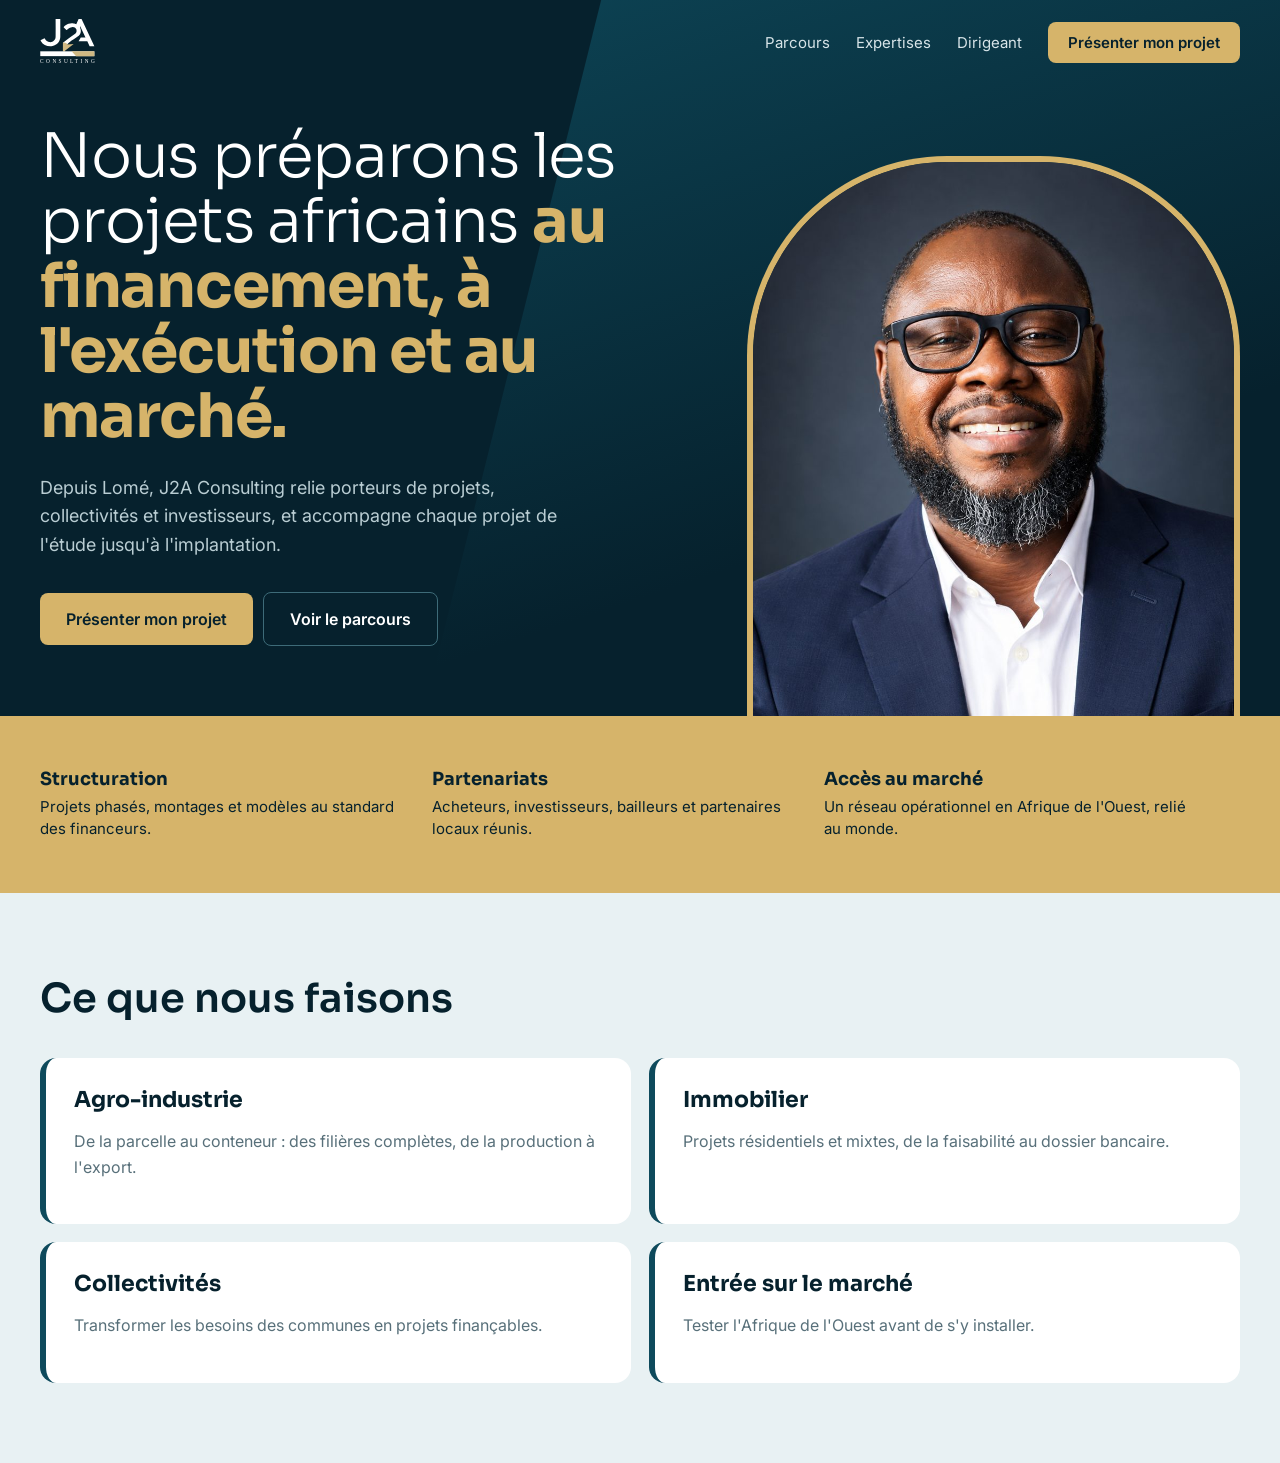
<file: maquettes/c.html>
<!doctype html><html lang="fr"><head><meta charset="utf-8"><meta name="viewport" content="width=device-width,initial-scale=1"><title>Maquette C · Contraste premium</title>
<link href="https://fonts.googleapis.com/css2?family=Sora:wght@300;400;600;700&family=Inter:wght@400;500&display=swap" rel="stylesheet">
<style>
:root{--deep:#06212d;--teal:#0e4a5c;--gold:#d6b46a;--sky:#e8f1f3;--ink:#0a1a22;--muted:#58707a}
*{box-sizing:border-box}body{margin:0;font-family:Inter,system-ui,sans-serif;color:var(--ink);background:#fff}
.w{width:min(1200px,100% - 32px);margin:auto}
.top{background:var(--deep);color:#fff;position:relative;overflow:hidden}
.top:before{content:"";position:absolute;right:-10%;top:-30%;width:70%;height:160%;background:linear-gradient(160deg,var(--teal),transparent 60%);transform:skewX(-14deg)}
header .w{display:flex;justify-content:space-between;align-items:center;height:84px;position:relative}header img{height:46px}
nav{display:flex;gap:26px;align-items:center;font-size:15px}nav a{color:#d7e4e8;text-decoration:none}nav .c{background:var(--gold);color:var(--deep);padding:11px 20px;border-radius:8px;font-weight:600}
.hero .w{display:grid;grid-template-columns:1.15fr .85fr;gap:40px;align-items:end;position:relative;padding-top:40px}
h1{font-family:Sora,sans-serif;font-weight:300;font-size:clamp(36px,4.8vw,64px);line-height:1.06;margin:0;letter-spacing:-.02em}h1 b{font-weight:700;color:var(--gold)}
.lede{color:#b9cdd3;font-size:18px;line-height:1.6;max-width:50ch;margin:24px 0 32px}
.btn{display:inline-block;background:var(--gold);color:var(--deep);padding:16px 26px;border-radius:8px;font-weight:600;text-decoration:none}.g{border:1px solid #3d6b78;color:#fff;background:transparent;margin-left:10px}
.hl{padding-bottom:70px}.ph img{width:100%;display:block;max-height:560px;object-fit:cover;object-position:top;border-radius:200px 200px 0 0;border:6px solid var(--gold);border-bottom:0}
.proof{background:var(--gold)}.proof .w{display:grid;grid-template-columns:repeat(3,1fr)}.proof div{padding:26px 24px 26px 0;color:var(--deep)}.proof b{font-family:Sora;font-size:18px}.proof p{margin:6px 0 0;font-size:15px;line-height:1.5}
.sec{background:var(--sky)}.sec .w{padding:80px 0}h2{font-family:Sora;font-weight:600;font-size:40px;margin:0 0 34px;color:var(--deep)}
.grid{display:grid;grid-template-columns:repeat(2,1fr);gap:18px}.card{background:#fff;border-radius:16px;padding:28px;border-left:6px solid var(--teal)}.card h3{font-family:Sora;margin:0;font-size:22px;color:var(--deep)}.card p{color:var(--muted);line-height:1.6}
@media(max-width:900px){.hero .w,.proof .w,.grid{grid-template-columns:1fr}nav a:not(.c){display:none}.g{margin:10px 0 0}}
</style></head><body>
<div class="top"><header><div class="w"><img src="../assets/logo-light.svg" alt="J2A"><nav><a href="#">Parcours</a><a href="#">Expertises</a><a href="#">Dirigeant</a><a class="c" href="#">Présenter mon projet</a></nav></div></header>
<section class="hero"><div class="w"><div class="hl"><h1>Nous préparons les projets africains <b>au financement, à l'exécution et au marché.</b></h1>
<p class="lede">Depuis Lomé, J2A Consulting relie porteurs de projets, collectivités et investisseurs, et accompagne chaque projet de l'étude jusqu'à l'implantation.</p>
<a class="btn" href="#">Présenter mon projet</a><a class="btn g" href="#">Voir le parcours</a></div>
<div class="ph"><img src="../assets/yaovi.jpg" alt=""></div></div></section></div>
<section class="proof"><div class="w"><div><b>Structuration</b><p>Projets phasés, montages et modèles au standard des financeurs.</p></div><div><b>Partenariats</b><p>Acheteurs, investisseurs, bailleurs et partenaires locaux réunis.</p></div><div><b>Accès au marché</b><p>Un réseau opérationnel en Afrique de l'Ouest, relié au monde.</p></div></div></section>
<section class="sec"><div class="w"><h2>Ce que nous faisons</h2><div class="grid">
<div class="card"><h3>Agro-industrie</h3><p>De la parcelle au conteneur : des filières complètes, de la production à l'export.</p></div>
<div class="card"><h3>Immobilier</h3><p>Projets résidentiels et mixtes, de la faisabilité au dossier bancaire.</p></div>
<div class="card"><h3>Collectivités</h3><p>Transformer les besoins des communes en projets finançables.</p></div>
<div class="card"><h3>Entrée sur le marché</h3><p>Tester l'Afrique de l'Ouest avant de s'y installer.</p></div></div></div></section>
</body></html>
</file>
<file: assets/style.css>
/* J2A Consulting — direction « cabinet international » : ivoire, noir et or du logo */
:root {
  --ivory: #f5f1e8;
  --paper: #fbf9f4;
  --sand: #ece5d6;
  --forest: #0a1014;      /* noir du logo */
  --forest-2: #141b20;
  --ink-2: #232c32;       /* survol des boutons sombres */
  --green: #7a6436;       /* or foncé, lisible sur ivoire */
  --brass: #a98f55;
  --brass-light: #d0b983; /* or du logo */
  --ink: #12181c;
  --muted: #5e625f;
  --soft: #bdc2c3;
  --line: #e0d8c7;
  --line-dark: #2b343a;
  --white: #ffffff;
  --serif: "Fraunces", Georgia, "Times New Roman", serif;
  --text: "Inter", system-ui, sans-serif;
  /* anciens noms conservés pour le générateur */
  --deep: var(--forest);
  --gold: var(--brass);
  --display: var(--serif);
}

* { box-sizing: border-box; }
html { scroll-behavior: smooth; scroll-padding-top: 96px; }
body { margin: 0; background: var(--ivory); color: var(--ink); font-family: var(--text); font-size: 1.0625rem; line-height: 1.7; -webkit-font-smoothing: antialiased; text-rendering: optimizeLegibility; }
img { max-width: 100%; display: block; }
a { color: inherit; }
button { font: inherit; color: inherit; background: none; border: 0; cursor: pointer; padding: 0; }
a:focus-visible, button:focus-visible, [tabindex]:focus-visible { outline: 2px solid var(--brass); outline-offset: 3px; }
.wrap { width: min(1200px, 100% - 32px); margin-inline: auto; }
[id] { scroll-margin-top: 96px; }
h1, h2, h3 { margin: 0; line-height: 1.12; }
h1, h2 { font-family: var(--serif); font-weight: 400; letter-spacing: -0.015em; font-variation-settings: "opsz" 144; }
h3 { font-family: var(--text); font-size: 1.15rem; font-weight: 600; letter-spacing: -0.005em; }
h2 { font-size: clamp(2rem, 3.8vw, 3rem); color: var(--forest); max-width: 22ch; }
h2::before { content: ""; display: block; width: 44px; height: 1px; background: var(--brass); margin-bottom: 26px; }
p { margin: 0 0 1em; max-width: 64ch; }
.sr { position: absolute; width: 1px; height: 1px; overflow: hidden; clip: rect(0 0 0 0); }
.skip-link { position: fixed; z-index: 100; top: 12px; left: 12px; padding: 10px 16px; background: var(--forest); color: var(--ivory); font-weight: 600; transform: translateY(-160%); }
.skip-link:focus { transform: none; }

.btn { display: inline-block; font-family: var(--text); font-weight: 500; font-size: .98rem; letter-spacing: .01em; padding: 15px 28px; border-radius: 2px; text-decoration: none; border: 1px solid transparent; transition: background .25s, border-color .25s, color .25s; }
.btn-gold { background: var(--forest); color: var(--ivory); }
.btn-gold:hover { background: var(--ink-2); }
.btn-ghost { border-color: var(--forest); color: var(--forest); }
.btn-ghost:hover { background: var(--forest); color: var(--ivory); }
.btn-ink { background: var(--forest); color: var(--ivory); }
.btn-ink:hover { background: var(--ink-2); }
.cta-row { display: flex; flex-wrap: wrap; gap: 12px; }

/* Sections sombres : boutons laiton */
.corridors .btn-gold, .journey .btn-gold, .market .btn-gold, .contact .btn-gold, .agro-rule .btn-gold { background: var(--brass); color: var(--forest); }
.corridors .btn-gold:hover, .journey .btn-gold:hover, .market .btn-gold:hover, .contact .btn-gold:hover, .agro-rule .btn-gold:hover { background: var(--brass-light); }

/* ---------- En-tête ---------- */
.site-head { position: fixed; inset: 0 0 auto 0; z-index: 50; padding: 20px 0; transition: background .3s, padding .3s, box-shadow .3s; }
.site-head.solid { background: rgba(245,241,232,.94); backdrop-filter: blur(10px); padding: 10px 0; box-shadow: 0 1px 0 var(--line); }
.site-head .wrap { display: flex; align-items: center; justify-content: space-between; gap: 24px; }
.brand img { height: 50px; width: auto; transition: height .3s; }
.site-head.solid .brand img { height: 40px; }
.nav { display: flex; gap: 30px; align-items: center; font-size: .92rem; letter-spacing: .01em; }
.nav a { color: var(--ink); text-decoration: none; position: relative; }
.nav a:not(.nav-cta):not(.lang)::after { content: ""; position: absolute; left: 0; right: 100%; bottom: -4px; height: 1px; background: var(--brass); transition: right .3s; }
.nav a:not(.nav-cta):not(.lang):hover::after { right: 0; }
.nav .nav-cta { background: var(--forest); color: var(--ivory); padding: 10px 18px; border-radius: 2px; font-weight: 500; }
.nav .nav-cta:hover { background: var(--ink-2); }
.nav .lang { border: 1px solid var(--line); padding: 6px 12px; border-radius: 2px; color: var(--green); }
.nav .lang:hover { border-color: var(--forest); }
.menu-btn { display: none; width: 44px; height: 44px; position: relative; margin-left: auto; }
.menu-btn i { position: absolute; left: 11px; right: 11px; height: 1.5px; background: var(--forest); transition: transform .25s, top .25s; }
.menu-btn i:first-of-type { top: 17px; }
.menu-btn i:last-of-type { top: 25px; }
.menu-btn[aria-expanded="true"] i:first-of-type { top: 21px; transform: rotate(45deg); }
.menu-btn[aria-expanded="true"] i:last-of-type { top: 21px; transform: rotate(-45deg); }
@media (max-width: 900px) {
  .menu-btn { display: block; }
  .nav { position: fixed; inset: 88px 0 auto 0; flex-direction: column; align-items: flex-start; gap: 0; background: var(--paper); border-bottom: 1px solid var(--line); padding: 8px 16px 22px; transform: translateY(-130%); visibility: hidden; transition: transform .3s, visibility .3s; }
  .site-head.solid .nav { top: 60px; }
  .nav.open { transform: none; visibility: visible; }
  .nav a { display: block; width: 100%; padding: 14px 0; border-bottom: 1px solid var(--line); font-size: 1.1rem; }
  .nav a::after { display: none; }
  .nav .nav-cta, .nav .lang { width: auto; border-bottom: 0; margin-top: 16px; padding: 10px 18px; }
}

/* ---------- Haut de page ---------- */
.hero { background: var(--ivory); color: var(--ink); position: relative; overflow: hidden; padding-top: 118px; border-bottom: 1px solid var(--line); }
.hero::before { content: ""; position: absolute; inset: 0; background-image: linear-gradient(to right, rgba(10,16,20,.035) 1px, transparent 1px); background-size: calc((min(1200px, 100% - 32px)) / 12) 100%; background-position: center top; pointer-events: none; }
@media (max-width: 700px) { .hero::before, .contact::before { display: none; } }
.hero-grid { position: relative; display: grid; grid-template-columns: 1fr; gap: 40px; align-items: end; }
@media (min-width: 960px) { .hero-grid { grid-template-columns: 1.2fr .8fr; gap: 64px; } }
.hero-grid > div:first-child { padding: 48px 0 84px; }
.hero h1 { font-weight: 300; font-size: clamp(2.6rem, 5.4vw, 4.8rem); line-height: 1.04; max-width: 15ch; color: var(--forest); }
.hero h1 .g { display: block; font-style: italic; font-weight: 300; color: var(--green); }
.hero h1 .g::before { content: ""; display: block; width: 64px; height: 1px; background: var(--brass); margin: 26px 0 22px; }
.hero .lede { color: var(--muted); font-size: 1.15rem; margin: 30px 0 38px; max-width: 48ch; }
.hero-figs { align-self: center; border-left: 1px solid var(--line); padding-left: 40px; }
.hero-figs dl { margin: 0; }
.hero-figs dl > div { padding: 20px 0; border-bottom: 1px solid var(--line); }
.hero-figs dl > div:last-child { border-bottom: 0; }
.hero-figs dt { font-family: var(--serif); font-weight: 300; font-size: clamp(2.4rem, 3.6vw, 3.2rem); line-height: 1; color: var(--forest); font-variation-settings: "opsz" 144; }
.hero-figs dd { margin: 8px 0 0; color: var(--muted); font-size: .95rem; line-height: 1.5; max-width: 30ch; }
@media (max-width: 959px) {
  .hero-grid > div:first-child { padding-bottom: 0; }
  .hero-figs { border-left: 0; padding: 0 0 56px; }
  .hero-figs dl { display: grid; grid-template-columns: 1fr 1fr; gap: 0 24px; border-top: 1px solid var(--line); }
  .hero-figs dl > div:nth-last-child(2) { border-bottom: 0; }
  .hero-figs dt { font-size: 2.2rem; }
}
.reveal { opacity: 0; transform: translateY(14px); animation: in 1s cubic-bezier(.2,.7,.2,1) forwards; }
.reveal.d2 { animation-delay: .12s; } .reveal.d3 { animation-delay: .24s; } .reveal.d4 { animation-delay: .4s; }
@keyframes in { to { opacity: 1; transform: none; } }

/* ---------- Bandeau ---------- */
.proof { background: var(--paper); color: var(--ink); border-bottom: 1px solid var(--line); }
.proof-grid { display: grid; grid-template-columns: 1fr; }
@media (min-width: 860px) { .proof-grid { grid-template-columns: repeat(3, 1fr); } }
.proof-item { padding: 34px 28px 34px 0; border-bottom: 1px solid var(--line); counter-increment: proof; }
.proof-item:last-child { border-bottom: 0; }
@media (min-width: 860px) { .proof-item { border-bottom: 0; } .proof-item + .proof-item { padding-left: 32px; border-left: 1px solid var(--line); } }
.proof-grid { counter-reset: proof; }
.proof-item h3 { font-family: var(--serif); font-weight: 400; font-size: 1.45rem; color: var(--forest); }
.proof-item h3::before { content: counter(proof, decimal-leading-zero); display: block; font-family: var(--text); font-size: .75rem; font-weight: 600; letter-spacing: .14em; color: var(--green); margin-bottom: 10px; }
.proof-item p { margin: 8px 0 0; font-size: .97rem; line-height: 1.6; color: var(--muted); }

/* ---------- Corridors ---------- */
.corridors { background: var(--forest); color: var(--ivory); padding: 112px 0; }
.corridors h2 { color: var(--ivory); }
.corridors-grid { display: grid; grid-template-columns: 1fr; gap: 40px; align-items: center; }
@media (min-width: 960px) { .corridors-grid { grid-template-columns: 4fr 8fr; gap: 56px; } }
.corridors-grid > * { min-width: 0; }
.corr-intro { color: var(--soft); margin-top: 18px; }
.corridor svg { width: 100%; height: auto; display: block; overflow: visible; }
.corridor .grid-dot { fill: rgba(245,241,232,.08); }
.corridor .route { fill: none; stroke: rgba(208,185,131,.4); stroke-width: 1.2; stroke-linecap: round; transition: stroke .3s, stroke-width .3s; }
.corridor .route.on { stroke: var(--brass-light); stroke-width: 2; }
.corridor .pulse { fill: var(--brass-light); }
.corridor .city { cursor: pointer; }
.corridor .city circle.pt { fill: #e8e4da; transition: fill .2s; }
.corridor .city circle.halo { fill: rgba(212,182,120,0); transition: fill .2s; }
.corridor .city:hover circle.halo, .corridor .city.on circle.halo { fill: rgba(212,182,120,.2); }
.corridor .city.on circle.pt { fill: var(--brass-light); }
.corridor .city text { font-family: var(--text); font-size: 12px; fill: var(--soft); letter-spacing: .04em; }
.corridor .city.on text { fill: var(--brass-light); font-weight: 600; }
.corridor .city:focus { outline: none; }
.corridor .city:focus-visible circle.halo { fill: rgba(212,182,120,.4); }
.corridor .hub { fill: var(--brass-light); }
.corridor .hub-ring { fill: none; stroke: var(--brass-light); stroke-width: 1; animation: ring 2.6s ease-out infinite; transform-origin: center; transform-box: fill-box; }
.corridor .hub-label { font-family: var(--serif); font-size: 14px; font-style: italic; fill: var(--brass-light); }
@keyframes ring { from { transform: scale(.6); opacity: .9; } to { transform: scale(2.4); opacity: 0; } }
@media (max-width: 760px) { .corridor .city text { font-size: 15px; } }
.corridor-card { margin-top: 30px; border-left: 1px solid var(--brass); padding: 6px 0 6px 20px; min-height: 96px; }
.corridor-card .k { font-family: var(--serif); color: var(--brass-light); font-size: 1.35rem; }
.corridor-card p { color: var(--soft); font-size: 1rem; margin: 4px 0 0; }
.corridor-hint { font-size: .86rem; color: #8d9496; margin-top: 8px; }

/* ---------- Manifeste ---------- */
.manifesto { background: var(--ivory); padding: 120px 0; }
.manifesto .big { font-family: var(--serif); font-weight: 300; font-size: clamp(1.9rem, 3.8vw, 3rem); line-height: 1.22; max-width: 28ch; color: var(--forest); }
.manifesto .big b { font-weight: 400; font-style: italic; color: var(--green); }
.manifesto .cols { margin-top: 48px; padding-top: 32px; border-top: 1px solid var(--line); display: grid; gap: 24px; grid-template-columns: 1fr; color: var(--muted); }
@media (min-width: 900px) { .manifesto .cols { grid-template-columns: 1fr 1fr; gap: 64px; } }

/* ---------- Bandeau photo ---------- */
.photo-band { margin: 0; position: relative; background: var(--forest); }
.photo-band img { width: 100%; height: clamp(260px, 46vw, 560px); object-fit: cover; object-position: center 62%; filter: saturate(.82) contrast(1.04) brightness(.96); }
.photo-band figcaption { position: absolute; left: 0; right: 0; bottom: 18px; color: var(--ivory); font-family: var(--serif); font-style: italic; font-size: .98rem; text-shadow: 0 1px 8px rgba(0,0,0,.45); }

/* ---------- Parcours ---------- */
.journey { background: var(--forest-2); color: var(--ivory); padding: 112px 0; }
.journey h2 { color: var(--ivory); }
.journey-head p { color: var(--soft); margin-top: 18px; }
.journey-grid { display: grid; grid-template-columns: 1fr; gap: 40px; }
@media (min-width: 900px) { .journey-grid { grid-template-columns: 4fr 7fr; gap: 80px; } .journey-head { position: sticky; top: 120px; align-self: start; } }
.vwrap { position: relative; padding-left: 40px; }
.rail { position: absolute; left: 0; top: 8px; bottom: 8px; width: 1px; background: var(--line-dark); }
.rail i { position: absolute; left: 0; top: 0; width: 1px; height: 0; background: var(--brass-light); }
.vsteps { list-style: none; padding: 0; margin: 0; }
.vsteps > li { display: grid; grid-template-columns: 72px 1fr; gap: 12px; padding: 0 0 52px; }
.js .vsteps > li { opacity: .45; transition: opacity .5s; }
.js .vsteps > li.on { opacity: 1; }
.vsteps > li:last-child { padding-bottom: 0; }
.vsteps .n { font-family: var(--serif); font-style: italic; font-weight: 300; font-size: 3.4rem; line-height: .9; color: var(--brass-light); }
.vsteps h3 { font-family: var(--serif); font-weight: 400; font-size: 1.7rem; }
.vsteps p { color: var(--soft); margin: 8px 0 0; }
.vsteps ul { list-style: none; padding: 0; margin: 16px 0 0; display: flex; flex-wrap: wrap; gap: 6px 18px; font-size: .9rem; color: #dcdfdf; }
.vsteps ul li { padding-left: 14px; position: relative; }
.vsteps ul li::before { content: ""; position: absolute; left: 0; top: .72em; width: 6px; height: 1px; background: var(--brass-light); }

/* ---------- Expertises ---------- */
.expertise { background: var(--paper); padding: 112px 0; border-top: 1px solid var(--line); }
.exp-grid { margin-top: 48px; display: grid; grid-template-columns: 1fr; gap: 0; border-top: 1px solid var(--line); }
@media (min-width: 860px) { .exp-grid { grid-template-columns: 1fr 1fr; } .exp-card:nth-child(odd) { border-right: 1px solid var(--line); padding-right: 40px; } .exp-card:nth-child(even) { padding-left: 40px; } }
.exp-card { padding: 36px 0; border-bottom: 1px solid var(--line); transition: background .3s; }
.exp-card h3 { font-family: var(--serif); font-weight: 400; font-size: 1.75rem; color: var(--forest); }
.exp-card p { color: var(--muted); margin: 12px 0 0; }
.exp-card ul { list-style: none; padding: 0; margin: 20px 0 0; display: flex; flex-wrap: wrap; gap: 6px 18px; font-size: .9rem; color: var(--green); }
.exp-card ul li { padding-left: 14px; position: relative; }
.exp-card ul li::before { content: ""; position: absolute; left: 0; top: .72em; width: 6px; height: 1px; background: var(--brass); }

/* ---------- Coopératives et filières ---------- */
.agro { background: var(--ivory); padding: 112px 0; }
.agro .kicker { font-size: .78rem; font-weight: 600; letter-spacing: .16em; text-transform: uppercase; color: var(--green); margin: 0 0 18px; }
.agro h2 { max-width: 24ch; }
.agro-top { display: grid; grid-template-columns: 1fr; gap: 44px; align-items: end; }
@media (min-width: 960px) { .agro-top { grid-template-columns: 7fr 5fr; gap: 64px; } }
.agro-photo { margin: 0; }
.agro-photo img { width: 100%; height: auto; aspect-ratio: 4 / 3; object-fit: cover; filter: saturate(.85) contrast(1.03); border-bottom: 2px solid var(--brass); }
.agro-photo figcaption { margin-top: 12px; font-family: var(--serif); font-style: italic; font-size: .95rem; color: var(--muted); }
.agro h2::before { display: none; }
.agro-lede { color: var(--muted); font-size: 1.12rem; max-width: 62ch; margin: 22px 0 0; }
.agro-grid { list-style: none; padding: 0; margin: 52px 0 0; display: grid; grid-template-columns: 1fr; gap: 0; border-top: 1px solid var(--line); border-left: 1px solid var(--line); }
@media (min-width: 700px) { .agro-grid { grid-template-columns: 1fr 1fr; } }
@media (min-width: 1040px) { .agro-grid { grid-template-columns: repeat(3, 1fr); } }
.agro-grid li { background: var(--paper); padding: 32px 30px 36px; border-right: 1px solid var(--line); border-bottom: 1px solid var(--line); transition: background .3s; }
.agro-grid li:hover { background: var(--white); }
.agro-grid .n { display: block; font-family: var(--serif); font-style: italic; font-weight: 300; font-size: 2rem; line-height: 1; color: var(--green); }
.agro-grid h3 { font-size: 1.1rem; color: var(--forest); margin-top: 18px; }
.agro-grid p { color: var(--muted); font-size: .96rem; margin: 10px 0 0; }
.agro-who-title { font-family: var(--serif); font-weight: 400; font-size: 1.6rem; color: var(--forest); margin-top: 72px; }
.agro-who { margin-top: 24px; display: grid; grid-template-columns: 1fr; gap: 28px; }
@media (min-width: 700px) { .agro-who { grid-template-columns: 1fr 1fr; } }
@media (min-width: 1040px) { .agro-who { grid-template-columns: repeat(4, 1fr); } }
.agro-who div { border-top: 1px solid var(--forest); padding-top: 16px; }
.agro-who h3 { font-size: 1rem; color: var(--forest); }
.agro-who p { color: var(--muted); font-size: .94rem; margin: 6px 0 0; }
.agro-rule { margin-top: 64px; background: var(--forest); padding: 34px 36px; display: flex; flex-wrap: wrap; gap: 22px 36px; align-items: center; justify-content: space-between; }
.agro-rule p { margin: 0; max-width: 60ch; color: var(--soft); font-family: var(--serif); font-size: 1.2rem; line-height: 1.5; font-weight: 300; }
.agro-rule b { color: var(--brass-light); font-weight: 400; font-style: italic; }

/* ---------- Dossier en cours ---------- */
.case { background: var(--sand); padding: 112px 0; }
.case-grid { display: grid; grid-template-columns: 1fr; gap: 40px; }
@media (min-width: 900px) { .case-grid { grid-template-columns: 5fr 6fr; gap: 72px; align-items: start; } }
.case-grid > * { min-width: 0; }
.case-name { font-family: var(--serif); font-style: italic; font-size: 1.45rem; color: var(--green); margin: 22px 0 12px; }
.case p { color: var(--muted); }
.case-steps { list-style: none; padding: 4px 28px; margin: 0; background: var(--paper); border: 1px solid var(--line); }
.case-steps li { display: grid; grid-template-columns: 100px 1fr; gap: 16px; align-items: baseline; padding: 18px 0; border-bottom: 1px solid var(--line); }
.case-steps li:last-child { border-bottom: 0; }
.st { font-size: .72rem; font-weight: 600; letter-spacing: .1em; text-transform: uppercase; color: var(--green); border: 1px solid var(--brass); padding: 3px 8px; text-align: center; }
.st.st-on { background: var(--forest); color: var(--brass-light); border-color: var(--forest); }
.case-more { margin: 24px 0 28px; font-size: .98rem; }
.case-logos { display: flex; flex-wrap: wrap; align-items: center; gap: 20px 36px; margin-top: 30px; padding-top: 26px; border-top: 1px solid var(--line); }
.case-logos a { display: block; transition: opacity .2s; }
.case-logos a:hover { opacity: .75; }
.case-logos img { display: block; width: auto; height: auto; max-height: 64px; max-width: 170px; }
.case-logos img[src*="growing"] { max-height: 52px; }

/* ---------- Market Access ---------- */
.market { background: var(--forest); color: var(--ivory); padding: 112px 0; }
.market h2 { color: var(--ivory); }
.market-grid { display: grid; grid-template-columns: 1fr; gap: 40px; }
@media (min-width: 960px) { .market-grid { grid-template-columns: 1fr 1fr; gap: 72px; } }
.market-grid > * { min-width: 0; }
.market p { color: var(--soft); }
.ladder-steps { display: grid; grid-template-columns: repeat(4, minmax(0, 1fr)); gap: 6px; }
.rung { text-align: left; padding: 16px 10px 12px; border-top: 1px solid var(--line-dark); color: #8d9496; font-family: var(--serif); font-size: 1.1rem; transition: border-color .25s, color .25s; }
.rung[aria-pressed="true"], .rung.lit { border-top: 2px solid var(--brass-light); color: var(--ivory); }
.rung small { display: block; font-family: var(--text); font-size: .74rem; letter-spacing: .08em; text-transform: uppercase; color: #8a9296; margin-top: 4px; }
@media (max-width: 560px) { .rung { font-size: .92rem; padding: 12px 4px 10px; } }
.ladder-copy { margin-top: 24px; min-height: 120px; }
.ladder-copy h3 { font-family: var(--serif); font-weight: 400; font-size: 1.5rem; color: var(--brass-light); }
.ladder-copy p { margin-top: 8px; }
.quote { font-family: var(--serif); font-style: italic; font-weight: 300; font-size: clamp(1.4rem, 2.4vw, 1.95rem); line-height: 1.32; color: var(--brass-light); margin: 34px 0 0; }

/* ---------- Dirigeant ---------- */
.leader { background: var(--paper); padding: 120px 0; border-top: 1px solid var(--line); }
.leader-grid { display: grid; grid-template-columns: 1fr; gap: 56px; align-items: center; }
@media (min-width: 900px) { .leader-grid { grid-template-columns: 5fr 7fr; gap: 80px; } }
.leader-photo { position: relative; max-width: 440px; margin-right: 18px; }
.leader-photo::before { content: ""; position: absolute; inset: 18px -18px -18px 18px; border: 1px solid var(--brass); pointer-events: none; }
.leader-photo img { position: relative; width: 100%; height: auto; aspect-ratio: 4 / 5; object-fit: cover; object-position: top; filter: saturate(.9) contrast(1.02); }
.leader-text { max-width: 860px; border-left: 1px solid var(--brass); padding-left: 40px; }
.leader-text .name { font-family: var(--serif); font-size: clamp(2.2rem, 4vw, 3.2rem); font-weight: 400; color: var(--forest); line-height: 1.05; }
.leader-text .role { color: var(--green); font-size: .8rem; font-weight: 600; letter-spacing: .14em; text-transform: uppercase; margin: 12px 0 28px; }
.leader-text p { color: var(--muted); }
.leader-text blockquote { margin: 30px 0 0; font-family: var(--serif); font-style: italic; font-weight: 300; font-size: 1.5rem; line-height: 1.42; color: var(--forest); }

/* ---------- Écosystème ---------- */
.eco { background: var(--ivory); padding: 112px 0; }
.eco-intro { margin-top: 18px; color: var(--muted); }
.eco-cols { margin-top: 44px; display: grid; grid-template-columns: 1fr; gap: 0; border-top: 1px solid var(--forest); }
@media (min-width: 860px) { .eco-cols { grid-template-columns: repeat(3, 1fr); } .eco-col + .eco-col { border-left: 1px solid var(--line); } }
.eco-col { padding: 30px 28px 32px 0; border-bottom: 1px solid var(--line); }
@media (min-width: 860px) { .eco-col + .eco-col { padding-left: 28px; } .eco-col { border-bottom: 0; } }
.eco-col .role { display: block; font-size: .72rem; font-weight: 600; letter-spacing: .14em; text-transform: uppercase; color: var(--green); margin-bottom: 12px; }
.eco-col h3 { font-family: var(--serif); font-weight: 400; font-size: 1.5rem; color: var(--forest); }
.eco-col h3 a { text-decoration: none; border-bottom: 1px solid var(--brass); }
.eco-col h3.eco-logo { height: 76px; display: flex; align-items: center; }
.eco-col h3.eco-logo a { border-bottom: 0; display: block; }
.eco-col h3.eco-logo img { display: block; width: auto; height: auto; max-height: 76px; max-width: 160px; }
.eco-col h3.eco-logo img[src*="growing"] { max-height: 62px; max-width: 190px; }
.eco-col p { color: var(--muted); font-size: .97rem; margin: 10px 0 0; }
.eco-col .partner-link { display: inline-block; }

.partners-title { font-family: var(--serif); font-weight: 400; font-size: 1.6rem; color: var(--forest); margin-top: 72px; }
.partners { margin-top: 24px; display: grid; grid-template-columns: 1fr; gap: 0; border-top: 1px solid var(--line); border-left: 1px solid var(--line); }
@media (min-width: 700px) { .partners { grid-template-columns: 1fr 1fr; } }
@media (min-width: 1040px) { .partners { grid-template-columns: repeat(4, 1fr); } }
.partner { display: flex; flex-direction: column; background: var(--paper); padding: 28px 26px 30px; border-right: 1px solid var(--line); border-bottom: 1px solid var(--line); transition: background .3s; }
.partner:hover { background: var(--white); }
.partner .role { font-size: .72rem; font-weight: 600; letter-spacing: .14em; text-transform: uppercase; color: var(--green); }
.partner h4 { margin: 12px 0 0; font-family: var(--serif); font-weight: 400; font-size: 1.45rem; line-height: 1.15; color: var(--forest); }
.partner .partner-logo { height: 76px; display: flex; align-items: center; margin: 18px 0 4px; }
.partner .partner-logo img { display: block; width: auto; height: auto; max-width: min(100%, 190px); max-height: 52px; }
.partner .partner-logo img[src*="cefaat"] { max-height: 72px; }
.partner p { color: var(--muted); font-size: .94rem; margin: 10px 0 0; flex: 1; }
.partner-link { align-self: flex-start; margin-top: 18px; font-size: .9rem; font-weight: 500; color: var(--forest); text-decoration: none; border-bottom: 1px solid var(--brass); padding-bottom: 2px; }
.partner-link:hover { color: var(--green); border-color: var(--forest); }

/* Expertise impaire en dernière position : pleine largeur */
@media (min-width: 860px) { .exp-card:last-child:nth-child(odd) { grid-column: 1 / -1; border-right: 0; padding-right: 0; } }

/* ---------- Photo du port (Corridors) ---------- */
.port-photo { margin: 36px 0 0; }
.port-photo img { width: 100%; height: auto; aspect-ratio: 16 / 9; object-fit: cover; object-position: center 45%; filter: saturate(.8) contrast(1.04); border-bottom: 2px solid var(--brass-light); }
.port-photo figcaption { margin-top: 10px; font-family: var(--serif); font-style: italic; font-size: .95rem; color: var(--soft); }
.port-photo .credit { display: block; font-family: var(--text); font-style: normal; font-size: .72rem; color: #8d9496; margin-top: 2px; }
.port-photo .credit a { color: inherit; }

/* ---------- Premier échange offert ---------- */
.consult { background: var(--paper); padding: 112px 0; border-top: 1px solid var(--line); }
.consult .kicker { font-size: .78rem; font-weight: 600; letter-spacing: .16em; text-transform: uppercase; color: var(--green); margin: 0 0 18px; }
.consult h2::before { display: none; }
.consult-grid { display: grid; grid-template-columns: 1fr; gap: 48px; align-items: center; }
@media (min-width: 900px) { .consult-grid { grid-template-columns: 6fr 5fr; gap: 72px; } }
.consult-lede { color: var(--muted); font-size: 1.1rem; margin: 22px 0 32px; }
.consult-box { background: var(--ivory); border: 1px solid var(--line); border-top: 2px solid var(--brass); padding: 34px 32px; }
.consult-box h3 { font-family: var(--serif); font-weight: 400; font-size: 1.45rem; color: var(--forest); }
.consult-box ul { list-style: none; padding: 0; margin: 20px 0 0; }
.consult-box li { position: relative; padding: 12px 0 12px 26px; border-bottom: 1px solid var(--line); color: var(--ink); }
.consult-box li:last-child { border-bottom: 0; }
.consult-box li::before { content: ""; position: absolute; left: 0; top: 1.35em; width: 12px; height: 1px; background: var(--brass); }
.consult-note { margin: 18px 0 0; font-size: .9rem; color: var(--muted); }

/* ---------- Contact ---------- */
.contact { background: var(--forest); color: var(--ivory); padding: 120px 0 44px; position: relative; overflow: hidden; }
.contact::before { content: ""; position: absolute; inset: 0; background-image: linear-gradient(to right, rgba(245,241,232,.04) 1px, transparent 1px); background-size: calc((min(1200px, 100% - 32px)) / 12) 100%; background-position: center top; pointer-events: none; }
.contact .wrap { position: relative; }
.contact .say { font-family: var(--serif); font-weight: 300; font-size: clamp(2.6rem, 6.4vw, 5.2rem); line-height: 1.02; letter-spacing: -0.02em; }
.contact .cta-row { margin-top: 34px; }
.contact .or { margin: 32px 0 0; color: #8d9496; font-size: .95rem; }
.contact .mail { display: inline-block; margin-top: 6px; font-family: var(--serif); font-style: italic; font-size: clamp(1.3rem, 2.6vw, 1.9rem); color: var(--brass-light); text-decoration: none; border-bottom: 1px solid rgba(212,182,120,.45); }
.contact .mail:hover { border-color: var(--brass-light); }
.contact-meta { margin-top: 40px; display: flex; flex-wrap: wrap; gap: 48px; color: var(--soft); }
.contact-meta span { display: block; font-size: .72rem; font-weight: 600; letter-spacing: .14em; text-transform: uppercase; color: #8d9496; margin-bottom: 4px; }
.contact-meta a { text-decoration: none; }
.foot { margin-top: 88px; padding-top: 24px; border-top: 1px solid var(--line-dark); display: flex; flex-wrap: wrap; justify-content: space-between; align-items: center; gap: 12px; font-size: .85rem; color: #8d9496; }
.foot img { height: 38px; width: auto; }

@media (prefers-reduced-motion: reduce) {
  html { scroll-behavior: auto; }
  *, *::before, *::after { scroll-behavior: auto !important; animation-duration: .01ms !important; animation-iteration-count: 1 !important; transition-duration: .01ms !important; }
  .reveal { animation: none; opacity: 1; transform: none; }
  .corridor .hub-ring { animation: none; }
  .corridor svg animateMotion { display: none; }
  .vsteps > li, .js .vsteps > li { opacity: 1; }
}
</file>
